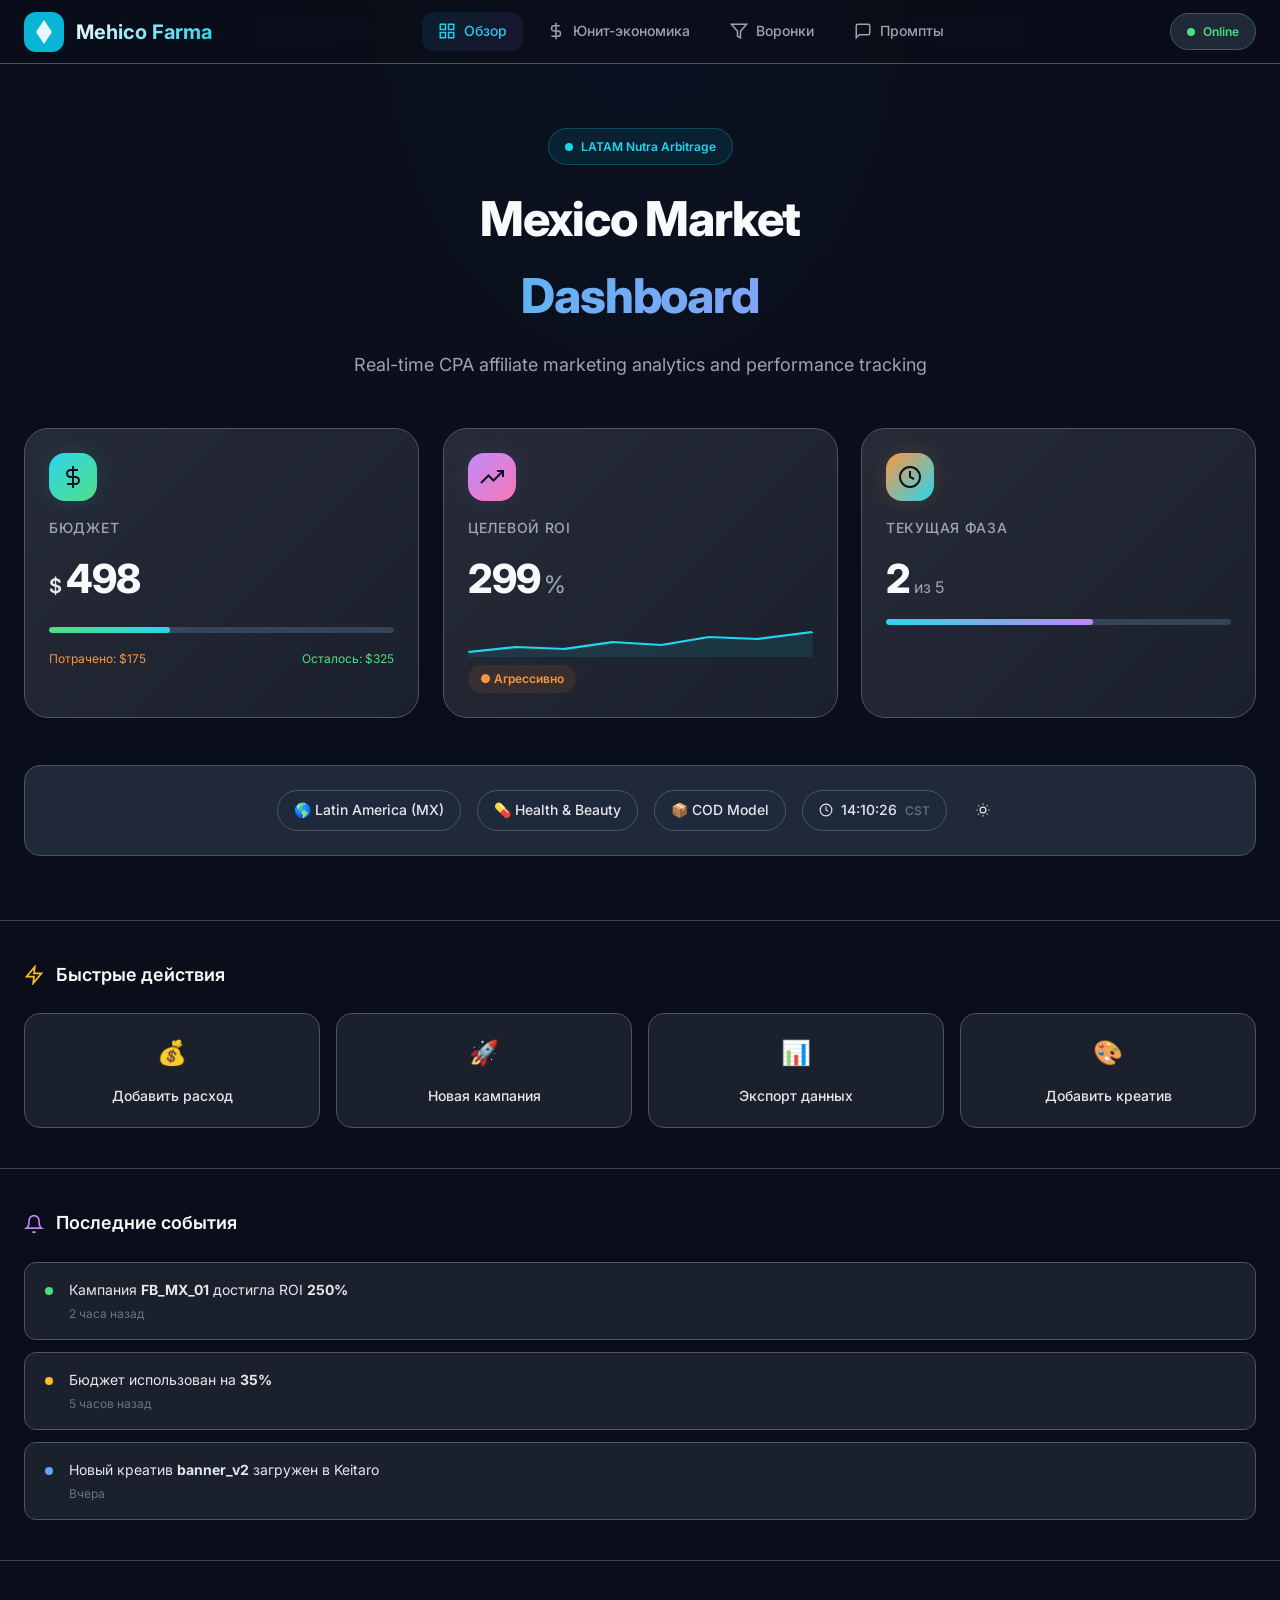
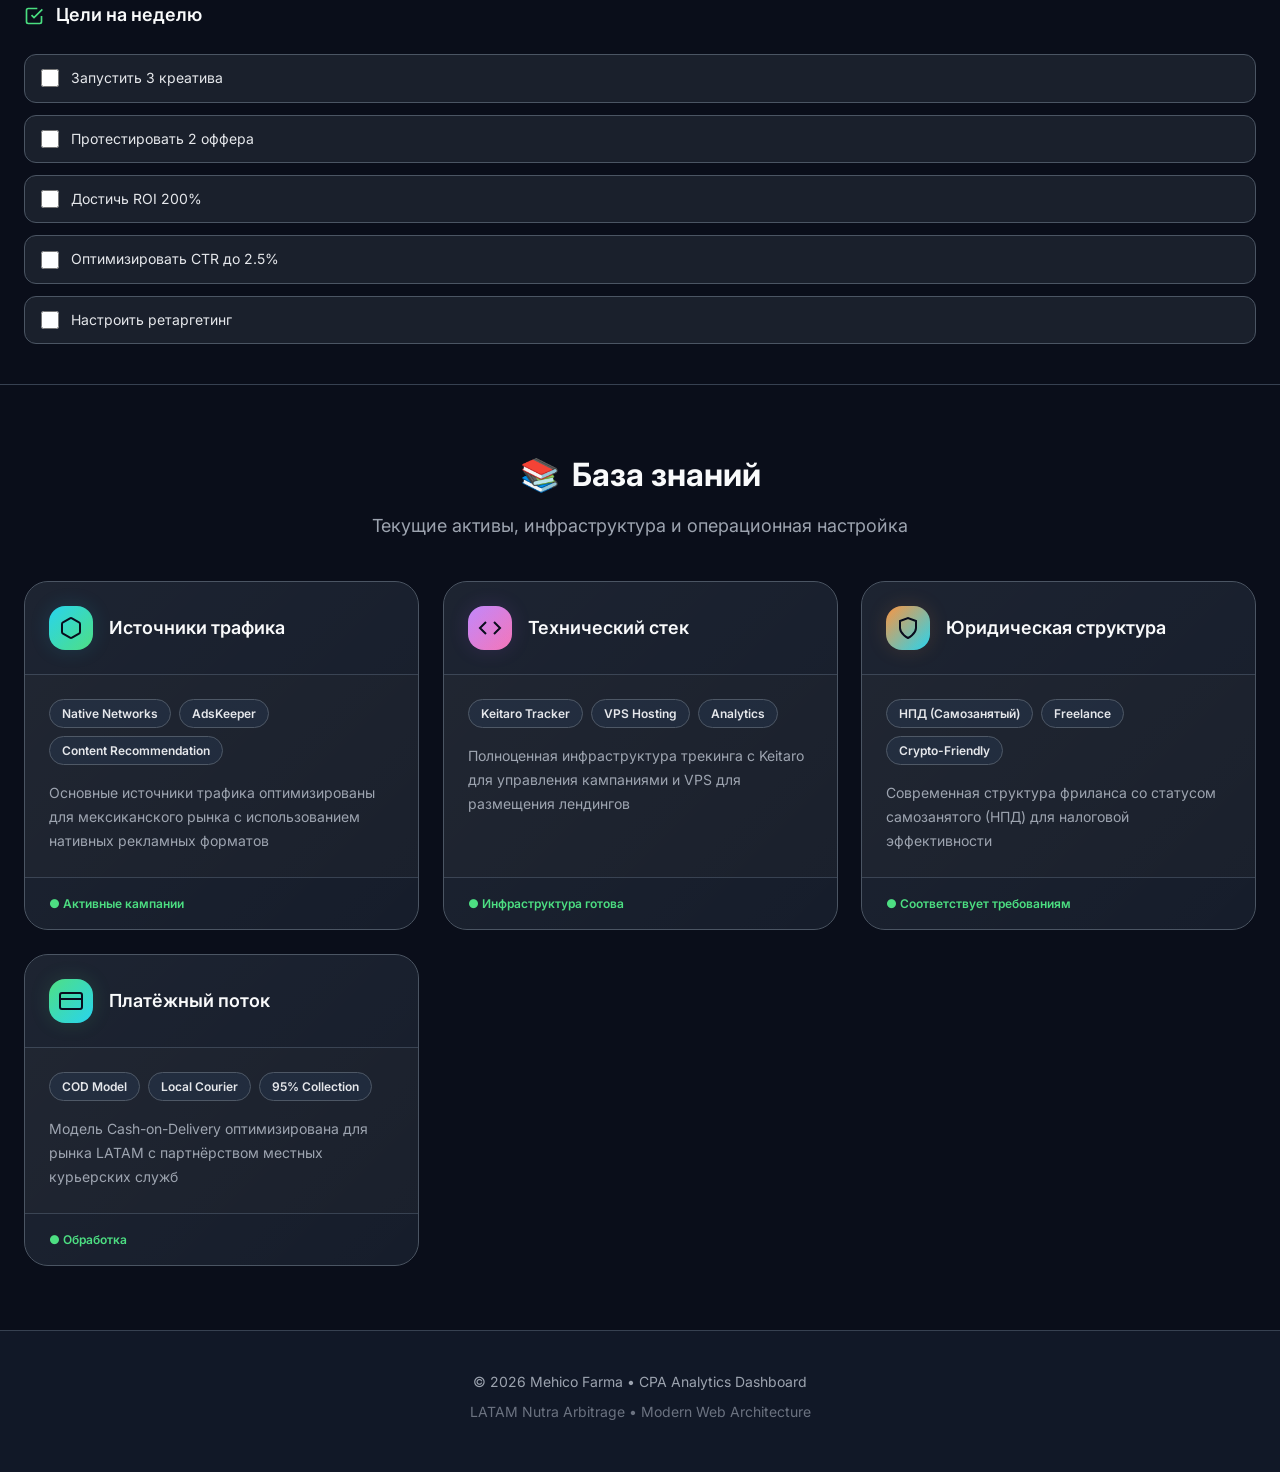
<file: index.html>
<!DOCTYPE html>
<html lang="ru">
<head>
    <meta charset="UTF-8">
    <meta name="viewport" content="width=device-width, initial-scale=1.0">
    <meta name="description" content="Аналитический дашборд для CPA Affiliate Marketing проекта - LATAM Nutra Arbitrage (Mexico)">
    <meta name="theme-color" content="#0f172a">
    <title>Mehico Farma | CPA Analytics Dashboard</title>
    
    <!-- Preconnect for performance -->
    <link rel="preconnect" href="https://fonts.googleapis.com">
    <link rel="preconnect" href="https://fonts.gstatic.com" crossorigin>
    <link href="https://fonts.googleapis.com/css2?family=Inter:wght@300;400;500;600;700;800&family=JetBrains+Mono:wght@400;500;600&display=swap" rel="stylesheet">
    
    <!-- Main Styles -->
    <link rel="stylesheet" href="style.css">
</head>
<body>
    <!-- Skip Link for Accessibility -->
    <a href="#main-content" class="skip-link">Перейти к основному контенту</a>

    <!-- ============================================
         HEADER: Glassmorphism Navigation
         ============================================ -->
    <header class="header" role="banner">
        <div class="header__container">
            <!-- Brand -->
            <a href="index.html" class="header__brand">
                <div class="header__logo">
                    <svg viewBox="0 0 40 40" fill="none" xmlns="http://www.w3.org/2000/svg">
                        <rect width="40" height="40" rx="12" fill="url(#logo-gradient)"/>
                        <path d="M20 8L28 20L20 32L12 20L20 8Z" fill="white" fill-opacity="0.9"/>
                        <defs>
                            <linearGradient id="logo-gradient" x1="0" y1="0" x2="40" y2="40">
                                <stop stop-color="#06b6d4"/>
                                <stop offset="1" stop-color="#a855f7"/>
                            </linearGradient>
                        </defs>
                    </svg>
                </div>
                <span class="header__title">Mehico Farma</span>
            </a>

            <!-- Navigation -->
            <nav class="header__nav" role="navigation" aria-label="Основная навигация">
                <ul class="header__nav-list">
                    <li class="header__nav-item">
                        <a href="index.html" class="header__nav-link header__nav-link--active">
                            <svg class="header__nav-icon" viewBox="0 0 24 24" fill="none" stroke="currentColor" stroke-width="2">
                                <rect x="3" y="3" width="7" height="7"/>
                                <rect x="14" y="3" width="7" height="7"/>
                                <rect x="14" y="14" width="7" height="7"/>
                                <rect x="3" y="14" width="7" height="7"/>
                            </svg>
                            <span>Обзор</span>
                        </a>
                    </li>
                    <li class="header__nav-item">
                        <a href="unit-economics.html" class="header__nav-link">
                            <svg class="header__nav-icon" viewBox="0 0 24 24" fill="none" stroke="currentColor" stroke-width="2">
                                <line x1="12" y1="1" x2="12" y2="23"/>
                                <path d="M17 5H9.5a3.5 3.5 0 0 0 0 7h5a3.5 3.5 0 0 1 0 7H6"/>
                            </svg>
                            <span>Юнит-экономика</span>
                        </a>
                    </li>
                    <li class="header__nav-item">
                        <a href="funnels.html" class="header__nav-link">
                            <svg class="header__nav-icon" viewBox="0 0 24 24" fill="none" stroke="currentColor" stroke-width="2">
                                <polygon points="22 3 2 3 10 12.46 10 19 14 21 14 12.46 22 3"/>
                            </svg>
                            <span>Воронки</span>
                        </a>
                    </li>
                    <li class="header__nav-item">
                        <a href="prompts.html" class="header__nav-link">
                            <svg class="header__nav-icon" viewBox="0 0 24 24" fill="none" stroke="currentColor" stroke-width="2">
                                <path d="M21 15a2 2 0 0 1-2 2H7l-4 4V5a2 2 0 0 1 2-2h14a2 2 0 0 1 2 2z"/>
                            </svg>
                            <span>Промпты</span>
                        </a>
                    </li>
                </ul>
            </nav>

            <!-- Status -->
            <div class="header__status">
                <span class="header__status-dot"></span>
                <span class="header__status-text">Online</span>
            </div>
        </div>
    </header>

    <!-- ============================================
         MAIN CONTENT
         ============================================ -->
    <main id="main-content" class="main" role="main">
        
        <!-- Hero Dashboard -->
        <section class="hero" aria-labelledby="hero-title">
            <div class="hero__container">
                <header class="hero__header">
                    <div class="hero__badge">
                        <span class="hero__badge-dot"></span>
                        LATAM Nutra Arbitrage
                    </div>
                    <h1 id="hero-title" class="hero__title">
                        Mexico Market
                        <span class="hero__title-accent">Dashboard</span>
                    </h1>
                    <p class="hero__subtitle">
                        Real-time CPA affiliate marketing analytics and performance tracking
                    </p>
                </header>

                <!-- KPI Cards -->
                <div class="hero__metrics">
                    <article class="hero__metric metric" data-tilt data-metric="budget">
                        <div class="metric__icon metric__icon--budget">
                            <svg viewBox="0 0 24 24" fill="none" stroke="currentColor" stroke-width="2">
                                <line x1="12" y1="1" x2="12" y2="23"/>
                                <path d="M17 5H9.5a3.5 3.5 0 0 0 0 7h5a3.5 3.5 0 0 1 0 7H6"/>
                            </svg>
                        </div>
                        <div class="metric__content">
                            <span class="metric__label">Бюджет</span>
                            <div class="metric__value">
                                <span class="metric__currency">$</span>
                                <span class="metric__number" data-counter data-target="500">0</span>
                            </div>
                            <div class="metric__budget-bar">
                                <div class="metric__budget-fill" style="--budget-used: 35%"></div>
                            </div>
                            <div class="metric__budget-info">
                                <span class="metric__budget-spent">Потрачено: $175</span>
                                <span class="metric__budget-remain">Осталось: $325</span>
                            </div>
                        </div>
                    </article>

                    <article class="hero__metric metric" data-tilt data-metric="roi">
                        <div class="metric__icon metric__icon--roi">
                            <svg viewBox="0 0 24 24" fill="none" stroke="currentColor" stroke-width="2">
                                <polyline points="23 6 13.5 15.5 8.5 10.5 1 18"/>
                                <polyline points="17 6 23 6 23 12"/>
                            </svg>
                        </div>
                        <div class="metric__content">
                            <span class="metric__label">Целевой ROI</span>
                            <div class="metric__value">
                                <span class="metric__number" data-counter data-target="300">0</span>
                                <span class="metric__percent">%</span>
                            </div>
                            <div class="metric__sparkline">
                                <svg class="sparkline-svg" viewBox="0 0 100 30" preserveAspectRatio="none">
                                    <polyline class="sparkline-line" points="0,25 14,20 28,22 42,15 56,18 70,10 84,12 100,5" fill="none" stroke="currentColor" stroke-width="2"/>
                                    <polyline class="sparkline-area" points="0,30 0,25 14,20 28,22 42,15 56,18 70,10 84,12 100,5 100,30" fill="currentColor" opacity="0.1"/>
                                </svg>
                            </div>
                            <span class="metric__status metric__status--warning">● Агрессивно</span>
                        </div>
                    </article>

                    <article class="hero__metric metric" data-tilt data-metric="phase">
                        <div class="metric__icon metric__icon--phase">
                            <svg viewBox="0 0 24 24" fill="none" stroke="currentColor" stroke-width="2">
                                <circle cx="12" cy="12" r="10"/>
                                <polyline points="12 6 12 12 16 14"/>
                            </svg>
                        </div>
                        <div class="metric__content">
                            <span class="metric__label">Текущая фаза</span>
                            <div class="metric__value">
                                <span class="metric__number" data-counter data-target="3">0</span>
                                <span class="metric__divider">из 5</span>
                            </div>
                            <div class="metric__progress">
                                <div class="metric__progress-bar" style="--progress: 60%"></div>
                            </div>
                        </div>
                    </article>
                </div>

                <!-- Info Tags -->
                <div class="hero__tags">
                    <span class="hero__tag">🌎 Latin America (MX)</span>
                    <span class="hero__tag">💊 Health & Beauty</span>
                    <span class="hero__tag">📦 COD Model</span>
                    <span class="hero__tag hero__tag--time">
                        <svg class="hero__tag-icon" viewBox="0 0 24 24" fill="none" stroke="currentColor" stroke-width="2">
                            <circle cx="12" cy="12" r="10"/>
                            <polyline points="12 6 12 12 16 14"/>
                        </svg>
                        <time id="mexico-time">--:--</time>
                        <span class="hero__tag--tz">CST</span>
                    </span>
                    <button class="hero__tag hero__tag--theme-toggle" id="theme-toggle" aria-label="Переключить тему">
                        <svg class="hero__tag-icon theme-icon-light" viewBox="0 0 24 24" fill="none" stroke="currentColor" stroke-width="2">
                            <circle cx="12" cy="12" r="5"/>
                            <line x1="12" y1="1" x2="12" y2="3"/>
                            <line x1="12" y1="21" x2="12" y2="23"/>
                            <line x1="4.22" y1="4.22" x2="5.64" y2="5.64"/>
                            <line x1="18.36" y1="18.36" x2="19.78" y2="19.78"/>
                            <line x1="1" y1="12" x2="3" y2="12"/>
                            <line x1="21" y1="12" x2="23" y2="12"/>
                            <line x1="4.22" y1="19.78" x2="5.64" y2="18.36"/>
                            <line x1="18.36" y1="5.64" x2="19.78" y2="4.22"/>
                        </svg>
                        <svg class="hero__tag-icon theme-icon-dark" viewBox="0 0 24 24" fill="none" stroke="currentColor" stroke-width="2" style="display:none">
                            <path d="M21 12.79A9 9 0 1 1 11.21 3 7 7 0 0 0 21 12.79z"/>
                        </svg>
                    </button>
                </div>
            </div>
        </section>

        <!-- Quick Actions -->
        <section class="quick-actions" aria-labelledby="actions-title">
            <div class="quick-actions__container">
                <h2 id="actions-title" class="quick-actions__title">
                    <svg viewBox="0 0 24 24" fill="none" stroke="currentColor" stroke-width="2">
                        <polygon points="13 2 3 14 12 14 11 22 21 10 12 10 13 2"/>
                    </svg>
                    Быстрые действия
                </h2>
                <div class="quick-actions__grid">
                    <button class="quick-action-btn" data-action="add-expense">
                        <span class="quick-action-btn__icon">💰</span>
                        <span class="quick-action-btn__label">Добавить расход</span>
                    </button>
                    <button class="quick-action-btn" data-action="new-campaign">
                        <span class="quick-action-btn__icon">🚀</span>
                        <span class="quick-action-btn__label">Новая кампания</span>
                    </button>
                    <button class="quick-action-btn" data-action="export-data">
                        <span class="quick-action-btn__icon">📊</span>
                        <span class="quick-action-btn__label">Экспорт данных</span>
                    </button>
                    <button class="quick-action-btn" data-action="add-creative">
                        <span class="quick-action-btn__icon">🎨</span>
                        <span class="quick-action-btn__label">Добавить креатив</span>
                    </button>
                </div>
            </div>
        </section>

        <!-- Notifications -->
        <section class="notifications" aria-labelledby="notifications-title">
            <div class="notifications__container">
                <h2 id="notifications-title" class="notifications__title">
                    <svg viewBox="0 0 24 24" fill="none" stroke="currentColor" stroke-width="2">
                        <path d="M18 8A6 6 0 0 0 6 8c0 7-3 9-3 9h18s-3-2-3-9"/>
                        <path d="M13.73 21a2 2 0 0 1-3.46 0"/>
                    </svg>
                    Последние события
                </h2>
                <div class="notifications__list" id="notifications-list">
                    <div class="notification-item notification-item--success">
                        <span class="notification-item__dot"></span>
                        <div class="notification-item__content">
                            <span class="notification-item__text">Кампания <strong>FB_MX_01</strong> достигла ROI <strong>250%</strong></span>
                            <span class="notification-item__time">2 часа назад</span>
                        </div>
                    </div>
                    <div class="notification-item notification-item--warning">
                        <span class="notification-item__dot"></span>
                        <div class="notification-item__content">
                            <span class="notification-item__text">Бюджет использован на <strong>35%</strong></span>
                            <span class="notification-item__time">5 часов назад</span>
                        </div>
                    </div>
                    <div class="notification-item notification-item--info">
                        <span class="notification-item__dot"></span>
                        <div class="notification-item__content">
                            <span class="notification-item__text">Новый креатив <strong>banner_v2</strong> загружен в Keitaro</span>
                            <span class="notification-item__time">Вчера</span>
                        </div>
                    </div>
                </div>
            </div>
        </section>

        <!-- Weekly Goals -->
        <section class="weekly-goals" aria-labelledby="goals-title">
            <div class="weekly-goals__container">
                <h2 id="goals-title" class="weekly-goals__title">
                    <svg viewBox="0 0 24 24" fill="none" stroke="currentColor" stroke-width="2">
                        <path d="M9 11l3 3L22 4"/>
                        <path d="M21 12v7a2 2 0 0 1-2 2H5a2 2 0 0 1-2-2V5a2 2 0 0 1 2-2h11"/>
                    </svg>
                    Цели на неделю
                </h2>
                <div class="weekly-goals__list" id="weekly-goals-list">
                    <label class="goal-item">
                        <input type="checkbox" class="goal-item__checkbox" data-goal="1">
                        <span class="goal-item__text">Запустить 3 креатива</span>
                    </label>
                    <label class="goal-item">
                        <input type="checkbox" class="goal-item__checkbox" data-goal="2">
                        <span class="goal-item__text">Протестировать 2 оффера</span>
                    </label>
                    <label class="goal-item">
                        <input type="checkbox" class="goal-item__checkbox" data-goal="3">
                        <span class="goal-item__text">Достичь ROI 200%</span>
                    </label>
                    <label class="goal-item">
                        <input type="checkbox" class="goal-item__checkbox" data-goal="4">
                        <span class="goal-item__text">Оптимизировать CTR до 2.5%</span>
                    </label>
                    <label class="goal-item">
                        <input type="checkbox" class="goal-item__checkbox" data-goal="5">
                        <span class="goal-item__text">Настроить ретаргетинг</span>
                    </label>
                </div>
            </div>
        </section>

        <!-- Knowledge Base -->
        <section class="knowledge-base" aria-labelledby="kb-title">
            <div class="knowledge-base__container">
                <header class="knowledge-base__header">
                    <h2 id="kb-title" class="knowledge-base__title">
                        <span>📚</span>
                        База знаний
                    </h2>
                    <p class="knowledge-base__subtitle">
                        Текущие активы, инфраструктура и операционная настройка
                    </p>
                </header>

                <div class="knowledge-base__grid">
                    <!-- Card 1: Traffic -->
                    <article class="knowledge-base__card kb-card" data-tilt>
                        <div class="kb-card__header">
                            <div class="kb-card__icon kb-card__icon--traffic">
                                <svg viewBox="0 0 24 24" fill="none" stroke="currentColor" stroke-width="2">
                                    <path d="M21 16V8a2 2 0 0 0-1-1.73l-7-4a2 2 0 0 0-2 0l-7 4A2 2 0 0 0 3 8v8a2 2 0 0 0 1 1.73l7 4a2 2 0 0 0 2 0l7-4A2 2 0 0 0 21 16z"/>
                                </svg>
                            </div>
                            <h3 class="kb-card__title">Источники трафика</h3>
                        </div>
                        <div class="kb-card__body">
                            <div class="kb-card__tags">
                                <span class="kb-card__tag kb-card__tag--primary">Native Networks</span>
                                <span class="kb-card__tag">AdsKeeper</span>
                                <span class="kb-card__tag">Content Recommendation</span>
                            </div>
                            <p class="kb-card__description">
                                Основные источники трафика оптимизированы для мексиканского рынка с использованием нативных рекламных форматов
                            </p>
                        </div>
                        <div class="kb-card__footer">
                            <span class="kb-card__status">● Активные кампании</span>
                        </div>
                    </article>

                    <!-- Card 2: Tech Stack -->
                    <article class="knowledge-base__card kb-card" data-tilt>
                        <div class="kb-card__header">
                            <div class="kb-card__icon kb-card__icon--tech">
                                <svg viewBox="0 0 24 24" fill="none" stroke="currentColor" stroke-width="2">
                                    <polyline points="16 18 22 12 16 6"/>
                                    <polyline points="8 6 2 12 8 18"/>
                                </svg>
                            </div>
                            <h3 class="kb-card__title">Технический стек</h3>
                        </div>
                        <div class="kb-card__body">
                            <div class="kb-card__tags">
                                <span class="kb-card__tag kb-card__tag--primary">Keitaro Tracker</span>
                                <span class="kb-card__tag">VPS Hosting</span>
                                <span class="kb-card__tag">Analytics</span>
                            </div>
                            <p class="kb-card__description">
                                Полноценная инфраструктура трекинга с Keitaro для управления кампаниями и VPS для размещения лендингов
                            </p>
                        </div>
                        <div class="kb-card__footer">
                            <span class="kb-card__status">● Инфраструктура готова</span>
                        </div>
                    </article>

                    <!-- Card 3: Legal -->
                    <article class="knowledge-base__card kb-card" data-tilt>
                        <div class="kb-card__header">
                            <div class="kb-card__icon kb-card__icon--legal">
                                <svg viewBox="0 0 24 24" fill="none" stroke="currentColor" stroke-width="2">
                                    <path d="M12 22s8-4 8-10V5l-8-3-8 3v7c0 6 8 10 8 10z"/>
                                </svg>
                            </div>
                            <h3 class="kb-card__title">Юридическая структура</h3>
                        </div>
                        <div class="kb-card__body">
                            <div class="kb-card__tags">
                                <span class="kb-card__tag kb-card__tag--primary">НПД (Самозанятый)</span>
                                <span class="kb-card__tag">Freelance</span>
                                <span class="kb-card__tag">Crypto-Friendly</span>
                            </div>
                            <p class="kb-card__description">
                                Современная структура фриланса со статусом самозанятого (НПД) для налоговой эффективности
                            </p>
                        </div>
                        <div class="kb-card__footer">
                            <span class="kb-card__status">● Соответствует требованиям</span>
                        </div>
                    </article>

                    <!-- Card 4: Payments -->
                    <article class="knowledge-base__card kb-card" data-tilt>
                        <div class="kb-card__header">
                            <div class="kb-card__icon kb-card__icon--payment">
                                <svg viewBox="0 0 24 24" fill="none" stroke="currentColor" stroke-width="2">
                                    <rect x="1" y="4" width="22" height="16" rx="2" ry="2"/>
                                    <line x1="1" y1="10" x2="23" y2="10"/>
                                </svg>
                            </div>
                            <h3 class="kb-card__title">Платёжный поток</h3>
                        </div>
                        <div class="kb-card__body">
                            <div class="kb-card__tags">
                                <span class="kb-card__tag kb-card__tag--primary">COD Model</span>
                                <span class="kb-card__tag">Local Courier</span>
                                <span class="kb-card__tag">95% Collection</span>
                            </div>
                            <p class="kb-card__description">
                                Модель Cash-on-Delivery оптимизирована для рынка LATAM с партнёрством местных курьерских служб
                            </p>
                        </div>
                        <div class="kb-card__footer">
                            <span class="kb-card__status">● Обработка</span>
                        </div>
                    </article>
                </div>
            </div>
        </section>
    </main>

    <!-- ============================================
         BOTTOM NAVIGATION: Mobile Only
         ============================================ -->
    <nav class="bottom-nav" role="navigation" aria-label="Мобильная навигация">
        <a href="index.html" class="bottom-nav__item bottom-nav__item--active">
            <svg class="bottom-nav__icon" viewBox="0 0 24 24" fill="none" stroke="currentColor" stroke-width="2">
                <rect x="3" y="3" width="7" height="7"/>
                <rect x="14" y="3" width="7" height="7"/>
                <rect x="14" y="14" width="7" height="7"/>
                <rect x="3" y="14" width="7" height="7"/>
            </svg>
            <span class="bottom-nav__label">Обзор</span>
        </a>
        <a href="unit-economics.html" class="bottom-nav__item">
            <svg class="bottom-nav__icon" viewBox="0 0 24 24" fill="none" stroke="currentColor" stroke-width="2">
                <line x1="12" y1="1" x2="12" y2="23"/>
                <path d="M17 5H9.5a3.5 3.5 0 0 0 0 7h5a3.5 3.5 0 0 1 0 7H6"/>
            </svg>
            <span class="bottom-nav__label">Экономика</span>
        </a>
        <a href="funnels.html" class="bottom-nav__item">
            <svg class="bottom-nav__icon" viewBox="0 0 24 24" fill="none" stroke="currentColor" stroke-width="2">
                <polygon points="22 3 2 3 10 12.46 10 19 14 21 14 12.46 22 3"/>
            </svg>
            <span class="bottom-nav__label">Воронки</span>
        </a>
        <a href="prompts.html" class="bottom-nav__item">
            <svg class="bottom-nav__icon" viewBox="0 0 24 24" fill="none" stroke="currentColor" stroke-width="2">
                <path d="M21 15a2 2 0 0 1-2 2H7l-4 4V5a2 2 0 0 1 2-2h14a2 2 0 0 1 2 2z"/>
            </svg>
            <span class="bottom-nav__label">Промпты</span>
        </a>
    </nav>

    <!-- ============================================
         MODAL: Metric Detail
         ============================================ -->
    <div class="modal-overlay" id="modal-overlay" role="dialog" aria-modal="true" aria-hidden="true">
        <div class="modal" id="metric-modal">
            <div class="modal__header">
                <h3 class="modal__title" id="modal-title">Детализация</h3>
                <button class="modal__close" id="modal-close" aria-label="Закрыть">
                    <svg viewBox="0 0 24 24" fill="none" stroke="currentColor" stroke-width="2">
                        <line x1="18" y1="6" x2="6" y2="18"/>
                        <line x1="6" y1="6" x2="18" y2="18"/>
                    </svg>
                </button>
            </div>
            <div class="modal__body" id="modal-body">
                <!-- Dynamic content -->
            </div>
        </div>
    </div>

    <!-- ============================================
         COMMAND PALETTE: Cmd+K / Ctrl+K
         ============================================ -->
    <div class="command-palette-overlay" id="command-palette-overlay" role="dialog" aria-modal="true" aria-hidden="true">
        <div class="command-palette" id="command-palette">
            <div class="command-palette__input-wrapper">
                <svg class="command-palette__search-icon" viewBox="0 0 24 24" fill="none" stroke="currentColor" stroke-width="2">
                    <circle cx="11" cy="11" r="8"/>
                    <line x1="21" y1="21" x2="16.65" y2="16.65"/>
                </svg>
                <input type="text" class="command-palette__input" id="command-palette-input" placeholder="Поиск по дашборду..." autocomplete="off">
                <kbd class="command-palette__kbd">ESC</kbd>
            </div>
            <div class="command-palette__results" id="command-palette-results">
                <a href="index.html" class="command-palette__item" data-cmd="overview">
                    <span class="command-palette__item-icon">📊</span>
                    <span class="command-palette__item-label">Обзор</span>
                    <span class="command-palette__item-shortcut">Главная</span>
                </a>
                <a href="unit-economics.html" class="command-palette__item" data-cmd="unit-economics">
                    <span class="command-palette__item-icon">💲</span>
                    <span class="command-palette__item-label">Юнит-экономика</span>
                    <span class="command-palette__item-shortcut">Расчёты</span>
                </a>
                <a href="funnels.html" class="command-palette__item" data-cmd="funnels">
                    <span class="command-palette__item-icon">🔻</span>
                    <span class="command-palette__item-label">Воронки</span>
                    <span class="command-palette__item-shortcut">Формулы</span>
                </a>
                <a href="prompts.html" class="command-palette__item" data-cmd="prompts">
                    <span class="command-palette__item-icon">💬</span>
                    <span class="command-palette__item-label">Промпты</span>
                    <span class="command-palette__item-shortcut">Библиотека</span>
                </a>
                <button class="command-palette__item" data-cmd="theme">
                    <span class="command-palette__item-icon">🎨</span>
                    <span class="command-palette__item-label">Переключить тему</span>
                    <span class="command-palette__item-shortcut">Тёмная/Светлая</span>
                </button>
            </div>
        </div>
    </div>

    <!-- ============================================
         FOOTER
         ============================================ -->
    <footer class="footer" role="contentinfo">
        <div class="footer__container">
            <div class="footer__content">
                <p class="footer__text">
                    © 2026 Mehico Farma • CPA Analytics Dashboard
                </p>
                <p class="footer__text footer__text--muted">
                    LATAM Nutra Arbitrage • Modern Web Architecture
                </p>
            </div>
        </div>
    </footer>

    <!-- JavaScript Modules -->
    <script src="js/storage.js"></script>
    <script src="js/tilt.js"></script>
    <script src="js/counter.js"></script>
    <script src="js/clipboard.js"></script>
    <script src="js/navigation.js"></script>
    <script src="js/dashboard.js"></script>
    <script src="js/app.js"></script>
</body>
</html>
</file>
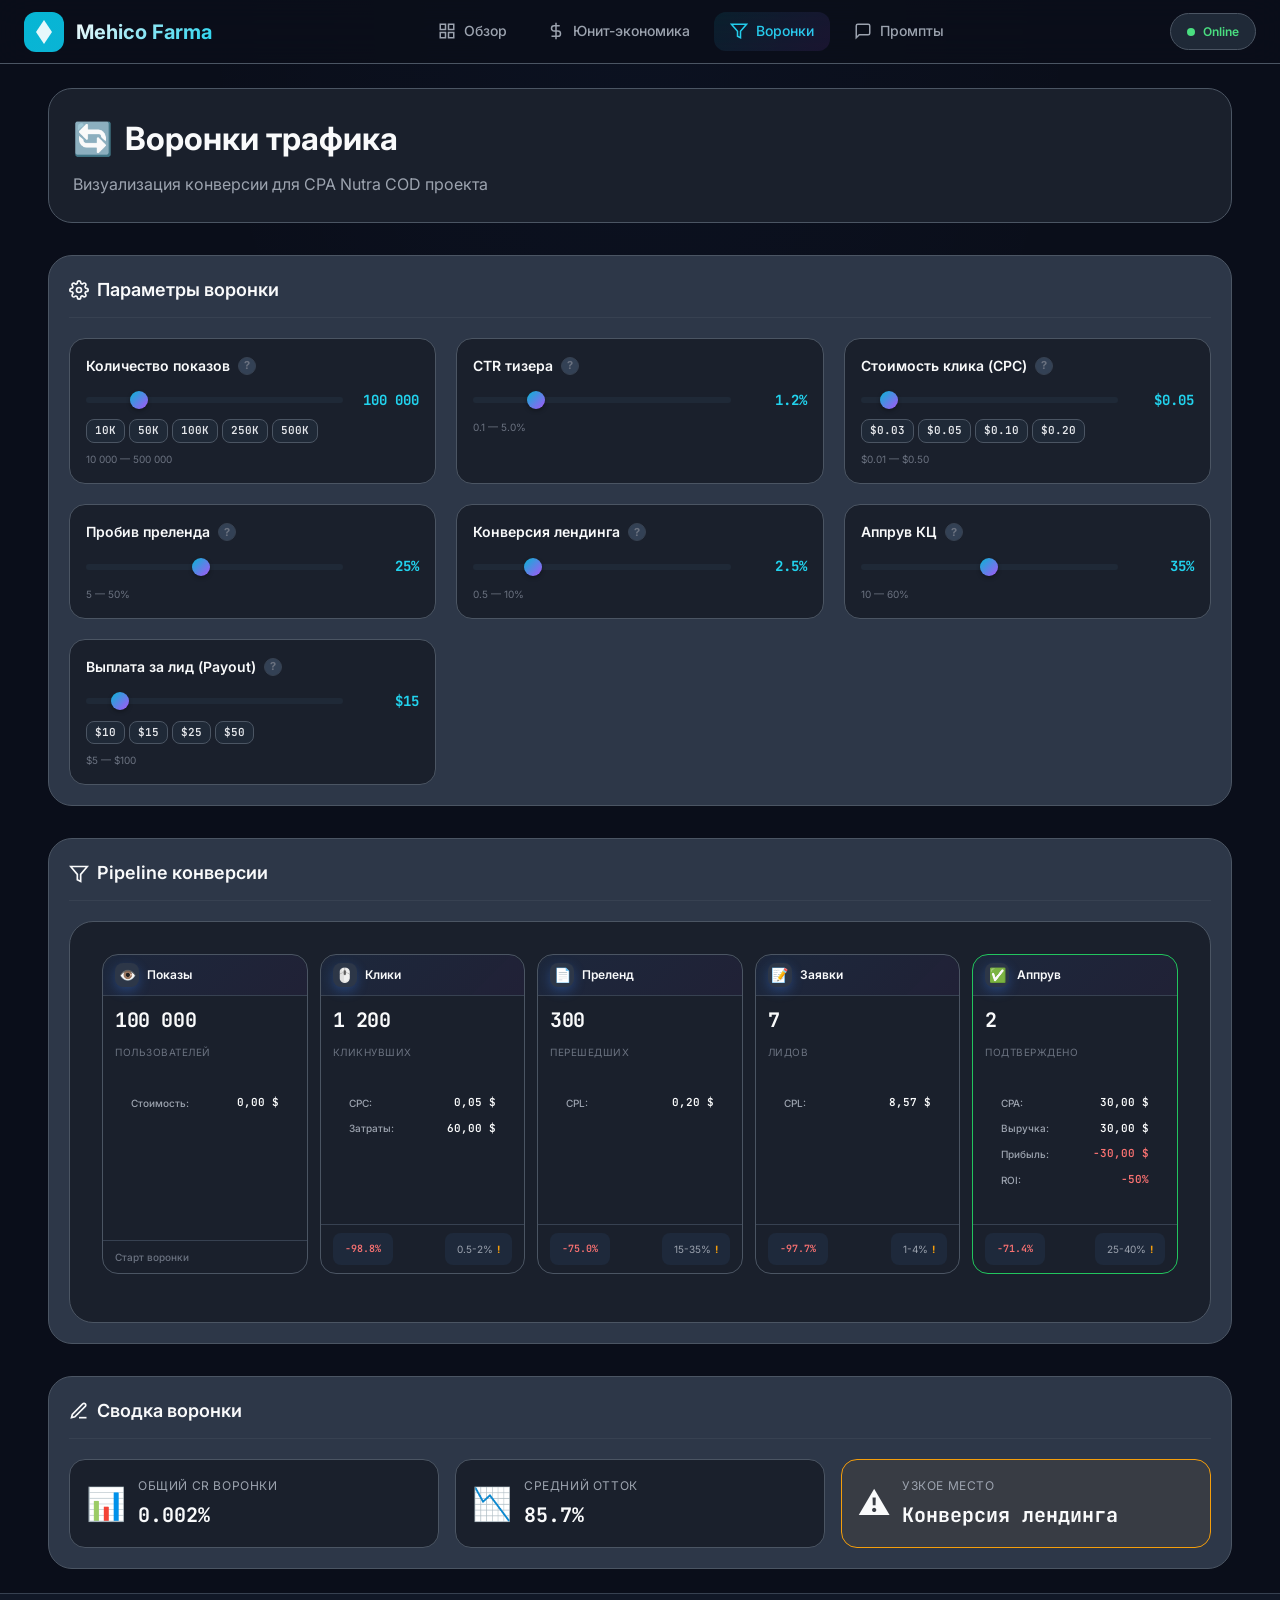
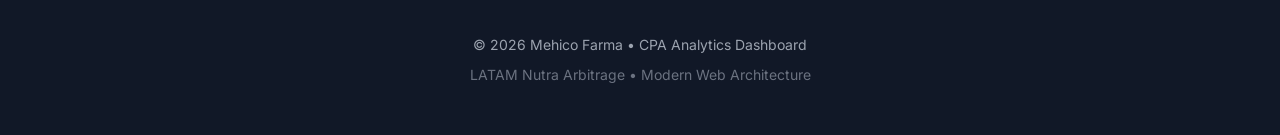
<file: funnels.html>
<!DOCTYPE html>
<html lang="ru">
<head>
    <meta charset="UTF-8">
    <meta name="viewport" content="width=device-width, initial-scale=1.0">
    <meta name="description" content="Визуализация воронки трафика для CPA Nutra COD проекта">
    <meta name="theme-color" content="#0f172a">
    <title>Воронки | Mehico Farma</title>

    <link rel="preconnect" href="https://fonts.googleapis.com">
    <link rel="preconnect" href="https://fonts.gstatic.com" crossorigin>
    <link href="https://fonts.googleapis.com/css2?family=Inter:wght@300;400;500;600;700;800&family=JetBrains+Mono:wght@400;500;600&display=swap" rel="stylesheet">

    <link rel="stylesheet" href="style.css">
    <link rel="stylesheet" href="funnels.css">
</head>
<body>
    <a href="#main-content" class="skip-link">Перейти к основному контенту</a>

    <!-- Header -->
    <header class="header" role="banner">
        <div class="header__container">
            <a href="index.html" class="header__brand">
                <div class="header__logo">
                    <svg viewBox="0 0 40 40" fill="none">
                        <rect width="40" height="40" rx="12" fill="url(#logo-gradient)"/>
                        <path d="M20 8L28 20L20 32L12 20L20 8Z" fill="white" fill-opacity="0.9"/>
                        <defs>
                            <linearGradient id="logo-gradient" x1="0" y1="0" x2="40" y2="40">
                                <stop stop-color="#06b6d4"/>
                                <stop offset="1" stop-color="#a855f7"/>
                            </linearGradient>
                        </defs>
                    </svg>
                </div>
                <span class="header__title">Mehico Farma</span>
            </a>

            <nav class="header__nav" role="navigation">
                <ul class="header__nav-list">
                    <li class="header__nav-item">
                        <a href="index.html" class="header__nav-link">
                            <svg class="header__nav-icon" viewBox="0 0 24 24" fill="none" stroke="currentColor" stroke-width="2">
                                <rect x="3" y="3" width="7" height="7"/><rect x="14" y="3" width="7" height="7"/>
                                <rect x="14" y="14" width="7" height="7"/><rect x="3" y="14" width="7" height="7"/>
                            </svg>
                            <span>Обзор</span>
                        </a>
                    </li>
                    <li class="header__nav-item">
                        <a href="unit-economics.html" class="header__nav-link">
                            <svg class="header__nav-icon" viewBox="0 0 24 24" fill="none" stroke="currentColor" stroke-width="2">
                                <line x1="12" y1="1" x2="12" y2="23"/><path d="M17 5H9.5a3.5 3.5 0 0 0 0 7h5a3.5 3.5 0 0 1 0 7H6"/>
                            </svg>
                            <span>Юнит-экономика</span>
                        </a>
                    </li>
                    <li class="header__nav-item">
                        <a href="funnels.html" class="header__nav-link header__nav-link--active">
                            <svg class="header__nav-icon" viewBox="0 0 24 24" fill="none" stroke="currentColor" stroke-width="2">
                                <polygon points="22 3 2 3 10 12.46 10 19 14 21 14 12.46 22 3"/>
                            </svg>
                            <span>Воронки</span>
                        </a>
                    </li>
                    <li class="header__nav-item">
                        <a href="prompts.html" class="header__nav-link">
                            <svg class="header__nav-icon" viewBox="0 0 24 24" fill="none" stroke="currentColor" stroke-width="2">
                                <path d="M21 15a2 2 0 0 1-2 2H7l-4 4V5a2 2 0 0 1 2-2h14a2 2 0 0 1 2 2z"/>
                            </svg>
                            <span>Промпты</span>
                        </a>
                    </li>
                </ul>
            </nav>

            <div class="header__status">
                <span class="header__status-dot"></span>
                <span class="header__status-text">Online</span>
            </div>
        </div>
    </header>

    <!-- Main Content -->
    <main id="main-content" class="main" role="main">
        <section class="funnels-page" aria-labelledby="funnels-title">
            <div class="funnels-page__container">

                <!-- Page Header -->
                <header class="funnels-page__header">
                    <div>
                        <h1 id="funnels-title" class="funnels-page__title">
                            <span>🔄</span>
                            Воронки трафика
                        </h1>
                        <p class="funnels-page__subtitle">
                            Визуализация конверсии для CPA Nutra COD проекта
                        </p>
                    </div>
                </header>

                <!-- Parameters Panel -->
                <section class="funnel-params" aria-label="Параметры воронки">
                    <h2 class="funnel-params__title">
                        <svg viewBox="0 0 24 24" fill="none" stroke="currentColor" stroke-width="2">
                            <circle cx="12" cy="12" r="3"/><path d="M19.4 15a1.65 1.65 0 0 0 .33 1.82l.06.06a2 2 0 0 1 0 2.83 2 2 0 0 1-2.83 0l-.06-.06a1.65 1.65 0 0 0-1.82-.33 1.65 1.65 0 0 0-1 1.51V21a2 2 0 0 1-2 2 2 2 0 0 1-2-2v-.09A1.65 1.65 0 0 0 9 19.4a1.65 1.65 0 0 0-1.82.33l-.06.06a2 2 0 0 1-2.83 0 2 2 0 0 1 0-2.83l.06-.06a1.65 1.65 0 0 0 .33-1.82 1.65 1.65 0 0 0-1.51-1H3a2 2 0 0 1-2-2 2 2 0 0 1 2-2h.09A1.65 1.65 0 0 0 4.6 9a1.65 1.65 0 0 0-.33-1.82l-.06-.06a2 2 0 0 1 0-2.83 2 2 0 0 1 2.83 0l.06.06a1.65 1.65 0 0 0 1.82.33H9a1.65 1.65 0 0 0 1-1.51V3a2 2 0 0 1 2-2 2 2 0 0 1 2 2v.09a1.65 1.65 0 0 0 1 1.51 1.65 1.65 0 0 0 1.82-.33l.06-.06a2 2 0 0 1 2.83 0 2 2 0 0 1 0 2.83l-.06.06a1.65 1.65 0 0 0-.33 1.82V9a1.65 1.65 0 0 0 1.51 1H21a2 2 0 0 1 2 2 2 2 0 0 1-2 2h-.09a1.65 1.65 0 0 0-1.51 1z"/>
                        </svg>
                        Параметры воронки
                    </h2>

                    <div class="funnel-params__grid">
                        <!-- Impressions -->
                        <div class="funnel-param-card">
                            <label class="funnel-param-card__label" for="impressions-count">
                                <span class="funnel-param-card__text">Количество показов</span>
                                <span class="info-btn" data-tooltip="Общее количество показов креатива. Влияет на масштаб воронки.">?</span>
                            </label>
                            <div class="funnel-param-card__row">
                                <input type="range" id="impressions-count" class="funnel-param-card__slider"
                                       min="10000" max="500000" step="10000" value="100000">
                                <div class="funnel-param-card__value">
                                    <span id="impressions-count-value">100 000</span>
                                </div>
                            </div>
                            <div class="funnel-param-card__presets">
                                <button type="button" class="funnel-param-card__preset-btn" data-value="10000">10K</button>
                                <button type="button" class="funnel-param-card__preset-btn" data-value="50000">50K</button>
                                <button type="button" class="funnel-param-card__preset-btn" data-value="100000">100K</button>
                                <button type="button" class="funnel-param-card__preset-btn" data-value="250000">250K</button>
                                <button type="button" class="funnel-param-card__preset-btn" data-value="500000">500K</button>
                            </div>
                            <div class="funnel-param-card__hint">10 000 — 500 000</div>
                        </div>

                        <!-- CTR Teaser -->
                        <div class="funnel-param-card">
                            <label class="funnel-param-card__label" for="ctr-teaser">
                                <span class="funnel-param-card__text">CTR тизера</span>
                                <span class="info-btn" data-tooltip="Норма: 0.5-2%. Определяет кликабельность креатива.">?</span>
                            </label>
                            <div class="funnel-param-card__row">
                                <input type="range" id="ctr-teaser" class="funnel-param-card__slider"
                                       min="0.1" max="5" step="0.1" value="1.2">
                                <div class="funnel-param-card__value">
                                    <span id="ctr-teaser-value">1.2</span>%
                                </div>
                            </div>
                            <div class="funnel-param-card__hint">0.1 — 5.0%</div>
                        </div>

                        <!-- CPC -->
                        <div class="funnel-param-card">
                            <label class="funnel-param-card__label" for="cpc-value">
                                <span class="funnel-param-card__text">Стоимость клика (CPC)</span>
                                <span class="info-btn" data-tooltip="Цена за один клик. Зависит от ГЕО и вертикали.">?</span>
                            </label>
                            <div class="funnel-param-card__row">
                                <input type="range" id="cpc-value" class="funnel-param-card__slider"
                                       min="0.01" max="0.50" step="0.01" value="0.05">
                                <div class="funnel-param-card__value">
                                    $<span id="cpc-value-display">0.05</span>
                                </div>
                            </div>
                            <div class="funnel-param-card__presets">
                                <button type="button" class="funnel-param-card__preset-btn" data-value="0.03">$0.03</button>
                                <button type="button" class="funnel-param-card__preset-btn" data-value="0.05">$0.05</button>
                                <button type="button" class="funnel-param-card__preset-btn" data-value="0.10">$0.10</button>
                                <button type="button" class="funnel-param-card__preset-btn" data-value="0.20">$0.20</button>
                            </div>
                            <div class="funnel-param-card__hint">$0.01 — $0.50</div>
                        </div>

                        <!-- Preland CTR -->
                        <div class="funnel-param-card">
                            <label class="funnel-param-card__label" for="preland-ctr">
                                <span class="funnel-param-card__text">Пробив преленда</span>
                                <span class="info-btn" data-tooltip="Норма: 15-30%. Показывает, как статья прогревает пользователя.">?</span>
                            </label>
                            <div class="funnel-param-card__row">
                                <input type="range" id="preland-ctr" class="funnel-param-card__slider"
                                       min="5" max="50" step="1" value="25">
                                <div class="funnel-param-card__value">
                                    <span id="preland-ctr-value">25</span>%
                                </div>
                            </div>
                            <div class="funnel-param-card__hint">5 — 50%</div>
                        </div>

                        <!-- Landing CR -->
                        <div class="funnel-param-card">
                            <label class="funnel-param-card__label" for="landing-cr">
                                <span class="funnel-param-card__text">Конверсия лендинга</span>
                                <span class="info-btn" data-tooltip="Норма: 1-3%. Показывает эффективность продажи на сайте.">?</span>
                            </label>
                            <div class="funnel-param-card__row">
                                <input type="range" id="landing-cr" class="funnel-param-card__slider"
                                       min="0.5" max="10" step="0.1" value="2.5">
                                <div class="funnel-param-card__value">
                                    <span id="landing-cr-value">2.5</span>%
                                </div>
                            </div>
                            <div class="funnel-param-card__hint">0.5 — 10%</div>
                        </div>

                        <!-- Approval Rate -->
                        <div class="funnel-param-card">
                            <label class="funnel-param-card__label" for="approval-rate">
                                <span class="funnel-param-card__text">Аппрув КЦ</span>
                                <span class="info-btn" data-tooltip="Норма: 25-40%. Процент выкупленных заказов после прозвона.">?</span>
                            </label>
                            <div class="funnel-param-card__row">
                                <input type="range" id="approval-rate" class="funnel-param-card__slider"
                                       min="10" max="60" step="1" value="35">
                                <div class="funnel-param-card__value">
                                    <span id="approval-rate-value">35</span>%
                                </div>
                            </div>
                            <div class="funnel-param-card__hint">10 — 60%</div>
                        </div>

                        <!-- Payout -->
                        <div class="funnel-param-card">
                            <label class="funnel-param-card__label" for="payout-value">
                                <span class="funnel-param-card__text">Выплата за лид (Payout)</span>
                                <span class="info-btn" data-tooltip="Сумма выплаты от рекламодателя за подтверждённый заказ.">?</span>
                            </label>
                            <div class="funnel-param-card__row">
                                <input type="range" id="payout-value" class="funnel-param-card__slider"
                                       min="5" max="100" step="1" value="15">
                                <div class="funnel-param-card__value">
                                    $<span id="payout-value-display">15</span>
                                </div>
                            </div>
                            <div class="funnel-param-card__presets">
                                <button type="button" class="funnel-param-card__preset-btn" data-value="10">$10</button>
                                <button type="button" class="funnel-param-card__preset-btn" data-value="15">$15</button>
                                <button type="button" class="funnel-param-card__preset-btn" data-value="25">$25</button>
                                <button type="button" class="funnel-param-card__preset-btn" data-value="50">$50</button>
                            </div>
                            <div class="funnel-param-card__hint">$5 — $100</div>
                        </div>
                    </div>
                </section>

                <!-- Pipeline Conversion -->
                <section class="funnel-pipeline-section" aria-label="Pipeline конверсии">
                    <h2 class="funnel-pipeline-section__title">
                        <svg viewBox="0 0 24 24" fill="none" stroke="currentColor" stroke-width="2">
                            <polygon points="22 3 2 3 10 12.46 10 19 14 21 14 12.46 22 3"/>
                        </svg>
                        Pipeline конверсии
                    </h2>

                    <div class="funnel-pipeline">
                        <div class="funnel-pipeline__nodes">
                            <!-- Node 1: Impressions -->
                            <div class="funnel-node" data-stage="impressions">
                                <div class="funnel-node__header">
                                    <div class="funnel-node__icon">👁️</div>
                                    <span class="funnel-node__title">Показы</span>
                                </div>
                                <div class="funnel-node__body">
                                    <div class="funnel-node__value" id="impressions-value">100 000</div>
                                    <div class="funnel-node__label">пользователей</div>
                                    <div class="funnel-node__metrics">
                                        <div class="funnel-node__metric">
                                            <span class="funnel-node__metric-label">Стоимость:</span>
                                            <span class="funnel-node__metric-value" id="impressions-cost">$0</span>
                                        </div>
                                    </div>
                                </div>
                                <div class="funnel-node__footer">
                                    <span class="funnel-node__status">Старт воронки</span>
                                </div>
                            </div>

                            <!-- Node 2: Clicks -->
                            <div class="funnel-node" data-stage="clicks">
                                <div class="funnel-node__header">
                                    <div class="funnel-node__icon">🖱️</div>
                                    <span class="funnel-node__title">Клики</span>
                                </div>
                                <div class="funnel-node__body">
                                    <div class="funnel-node__value" id="clicks-value">1 200</div>
                                    <div class="funnel-node__label">кликнувших</div>
                                    <div class="funnel-node__metrics">
                                        <div class="funnel-node__metric">
                                            <span class="funnel-node__metric-label">CPC:</span>
                                            <span class="funnel-node__metric-value" id="clicks-cpc">$0.05</span>
                                        </div>
                                        <div class="funnel-node__metric">
                                            <span class="funnel-node__metric-label">Затраты:</span>
                                            <span class="funnel-node__metric-value" id="clicks-cost">$60</span>
                                        </div>
                                    </div>
                                </div>
                                <div class="funnel-node__footer">
                                    <span class="funnel-node__dropoff" id="clicks-dropoff">-98.8%</span>
                                    <span class="funnel-node__benchmark" id="clicks-benchmark">
                                        <span>0.5-2%</span>
                                        <span class="funnel-node__check">✓</span>
                                    </span>
                                </div>
                            </div>

                            <!-- Node 3: Preland -->
                            <div class="funnel-node" data-stage="preland">
                                <div class="funnel-node__header">
                                    <div class="funnel-node__icon">📄</div>
                                    <span class="funnel-node__title">Преленд</span>
                                </div>
                                <div class="funnel-node__body">
                                    <div class="funnel-node__value" id="preland-value">300</div>
                                    <div class="funnel-node__label">перешедших</div>
                                    <div class="funnel-node__metrics">
                                        <div class="funnel-node__metric">
                                            <span class="funnel-node__metric-label">CPL:</span>
                                            <span class="funnel-node__metric-value" id="preland-cpl">$0.20</span>
                                        </div>
                                    </div>
                                </div>
                                <div class="funnel-node__footer">
                                    <span class="funnel-node__dropoff" id="preland-dropoff">-75.0%</span>
                                    <span class="funnel-node__benchmark" id="preland-benchmark">
                                        <span>15-35%</span>
                                        <span class="funnel-node__check">✓</span>
                                    </span>
                                </div>
                            </div>

                            <!-- Node 4: Leads -->
                            <div class="funnel-node" data-stage="leads">
                                <div class="funnel-node__header">
                                    <div class="funnel-node__icon">📝</div>
                                    <span class="funnel-node__title">Заявки</span>
                                </div>
                                <div class="funnel-node__body">
                                    <div class="funnel-node__value" id="leads-value">68</div>
                                    <div class="funnel-node__label">лидов</div>
                                    <div class="funnel-node__metrics">
                                        <div class="funnel-node__metric">
                                            <span class="funnel-node__metric-label">CPL:</span>
                                            <span class="funnel-node__metric-value" id="leads-cpl">$0.88</span>
                                        </div>
                                    </div>
                                </div>
                                <div class="funnel-node__footer">
                                    <span class="funnel-node__dropoff" id="leads-dropoff">-77.3%</span>
                                    <span class="funnel-node__benchmark" id="leads-benchmark">
                                        <span>1-4%</span>
                                        <span class="funnel-node__check">✓</span>
                                    </span>
                                </div>
                            </div>

                            <!-- Node 5: Approved -->
                            <div class="funnel-node funnel-node--final" data-stage="approved">
                                <div class="funnel-node__header">
                                    <div class="funnel-node__icon">✅</div>
                                    <span class="funnel-node__title">Аппрув</span>
                                </div>
                                <div class="funnel-node__body">
                                    <div class="funnel-node__value" id="approved-value">25</div>
                                    <div class="funnel-node__label">подтверждено</div>
                                    <div class="funnel-node__metrics">
                                        <div class="funnel-node__metric">
                                            <span class="funnel-node__metric-label">CPA:</span>
                                            <span class="funnel-node__metric-value" id="approved-cpa">$2.40</span>
                                        </div>
                                        <div class="funnel-node__metric">
                                            <span class="funnel-node__metric-label">Выручка:</span>
                                            <span class="funnel-node__metric-value" id="approved-revenue">$375</span>
                                        </div>
                                        <div class="funnel-node__metric">
                                            <span class="funnel-node__metric-label">Прибыль:</span>
                                            <span class="funnel-node__metric-value" id="approved-profit">$315</span>
                                        </div>
                                        <div class="funnel-node__metric">
                                            <span class="funnel-node__metric-label">ROI:</span>
                                            <span class="funnel-node__metric-value" id="approved-roi">525%</span>
                                        </div>
                                    </div>
                                </div>
                                <div class="funnel-node__footer">
                                    <span class="funnel-node__dropoff" id="approved-dropoff">-63.2%</span>
                                    <span class="funnel-node__benchmark" id="approved-benchmark">
                                        <span>25-40%</span>
                                        <span class="funnel-node__check">✓</span>
                                    </span>
                                </div>
                            </div>
                        </div>
                    </div>
                </section>

                <!-- Summary Section -->
                <section class="funnel-summary" aria-label="Сводка воронки">
                    <h2 class="funnel-summary__title">
                        <svg viewBox="0 0 24 24" fill="none" stroke="currentColor" stroke-width="2">
                            <path d="M12 20h9"/><path d="M16.5 3.5a2.121 2.121 0 0 1 3 3L7 19l-4 1 1-4L16.5 3.5z"/>
                        </svg>
                        Сводка воронки
                    </h2>

                    <div class="funnel-summary__grid">
                        <!-- Overall CR -->
                        <div class="funnel-summary-card">
                            <div class="funnel-summary-card__icon">📊</div>
                            <div class="funnel-summary-card__content">
                                <div class="funnel-summary-card__label">Общий CR воронки</div>
                                <div class="funnel-summary-card__value" id="overall-cr">0.025%</div>
                            </div>
                        </div>

                        <!-- Average Dropoff -->
                        <div class="funnel-summary-card">
                            <div class="funnel-summary-card__icon">📉</div>
                            <div class="funnel-summary-card__content">
                                <div class="funnel-summary-card__label">Средний отток</div>
                                <div class="funnel-summary-card__value" id="avg-dropoff">78.6%</div>
                            </div>
                        </div>

                        <!-- Bottleneck -->
                        <div class="funnel-summary-card funnel-summary-card--highlight">
                            <div class="funnel-summary-card__icon">⚠️</div>
                            <div class="funnel-summary-card__content">
                                <div class="funnel-summary-card__label">Узкое место</div>
                                <div class="funnel-summary-card__value" id="bottleneck-stage">Преленд</div>
                            </div>
                        </div>
                    </div>
                </section>

            </div>
        </section>
    </main>

    <!-- ============================================
         BOTTOM NAVIGATION: Mobile Only
         ============================================ -->
    <nav class="bottom-nav" role="navigation" aria-label="Мобильная навигация">
        <a href="index.html" class="bottom-nav__item">
            <svg class="bottom-nav__icon" viewBox="0 0 24 24" fill="none" stroke="currentColor" stroke-width="2">
                <rect x="3" y="3" width="7" height="7"/>
                <rect x="14" y="3" width="7" height="7"/>
                <rect x="14" y="14" width="7" height="7"/>
                <rect x="3" y="14" width="7" height="7"/>
            </svg>
            <span class="bottom-nav__label">Обзор</span>
        </a>
        <a href="unit-economics.html" class="bottom-nav__item">
            <svg class="bottom-nav__icon" viewBox="0 0 24 24" fill="none" stroke="currentColor" stroke-width="2">
                <line x1="12" y1="1" x2="12" y2="23"/>
                <path d="M17 5H9.5a3.5 3.5 0 0 0 0 7h5a3.5 3.5 0 0 1 0 7H6"/>
            </svg>
            <span class="bottom-nav__label">Экономика</span>
        </a>
        <a href="funnels.html" class="bottom-nav__item bottom-nav__item--active">
            <svg class="bottom-nav__icon" viewBox="0 0 24 24" fill="none" stroke="currentColor" stroke-width="2">
                <polygon points="22 3 2 3 10 12.46 10 19 14 21 14 12.46 22 3"/>
            </svg>
            <span class="bottom-nav__label">Воронки</span>
        </a>
        <a href="prompts.html" class="bottom-nav__item">
            <svg class="bottom-nav__icon" viewBox="0 0 24 24" fill="none" stroke="currentColor" stroke-width="2">
                <path d="M21 15a2 2 0 0 1-2 2H7l-4 4V5a2 2 0 0 1 2-2h14a2 2 0 0 1 2 2z"/>
            </svg>
            <span class="bottom-nav__label">Промпты</span>
        </a>
    </nav>

    <!-- Footer -->
    <footer class="footer" role="contentinfo">
        <div class="footer__container">
            <div class="footer__content">
                <p class="footer__text">© 2026 Mehico Farma • CPA Analytics Dashboard</p>
                <p class="footer__text footer__text--muted">LATAM Nutra Arbitrage • Modern Web Architecture</p>
            </div>
        </div>
    </footer>

    <!-- JavaScript Modules -->
    <script src="js/storage.js"></script>
    <script src="js/tilt.js"></script>
    <script src="js/counter.js"></script>
    <script src="js/clipboard.js"></script>
    <script src="js/navigation.js"></script>
    <script src="js/dashboard.js"></script>
    <script type="module">
        import FunnelVisualization from './js/funnels.js';
        window.FunnelVisualization = FunnelVisualization;
    </script>
    <script src="js/app.js"></script>
</body>
</html>
</file>
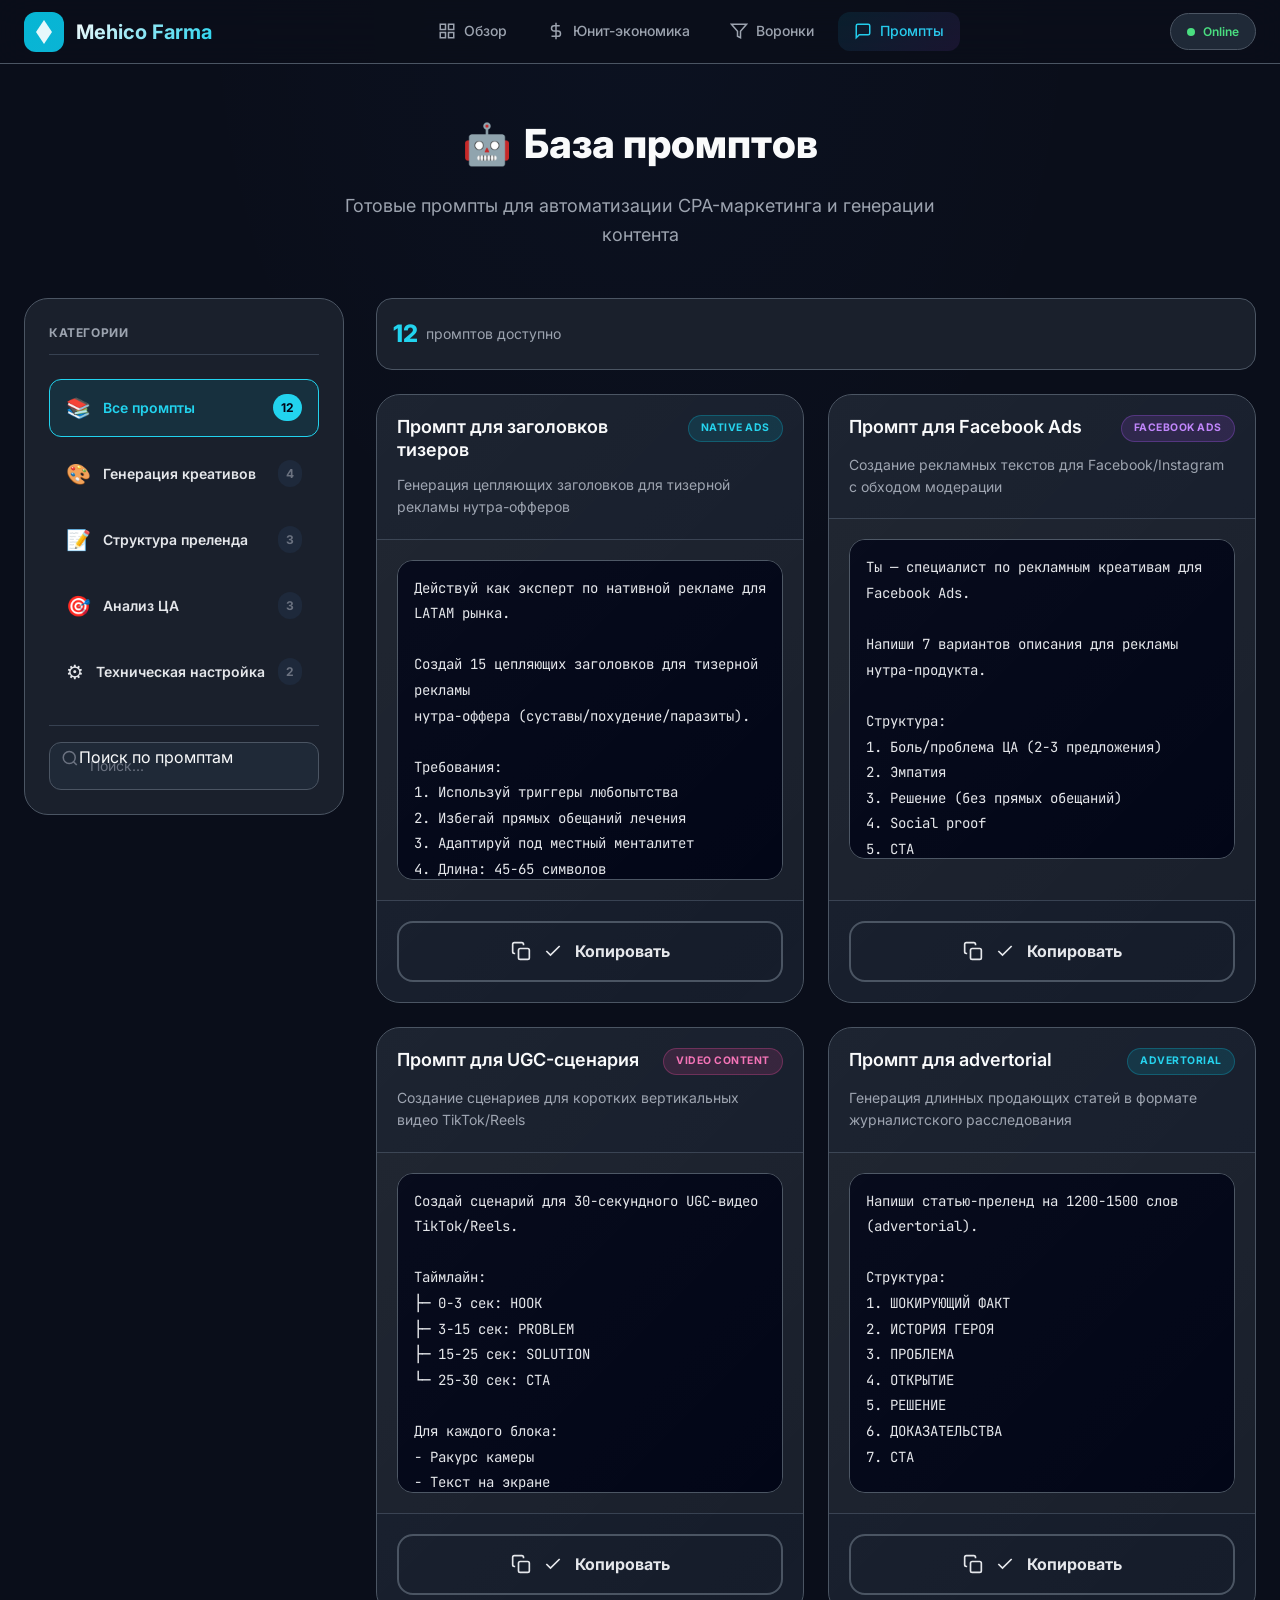
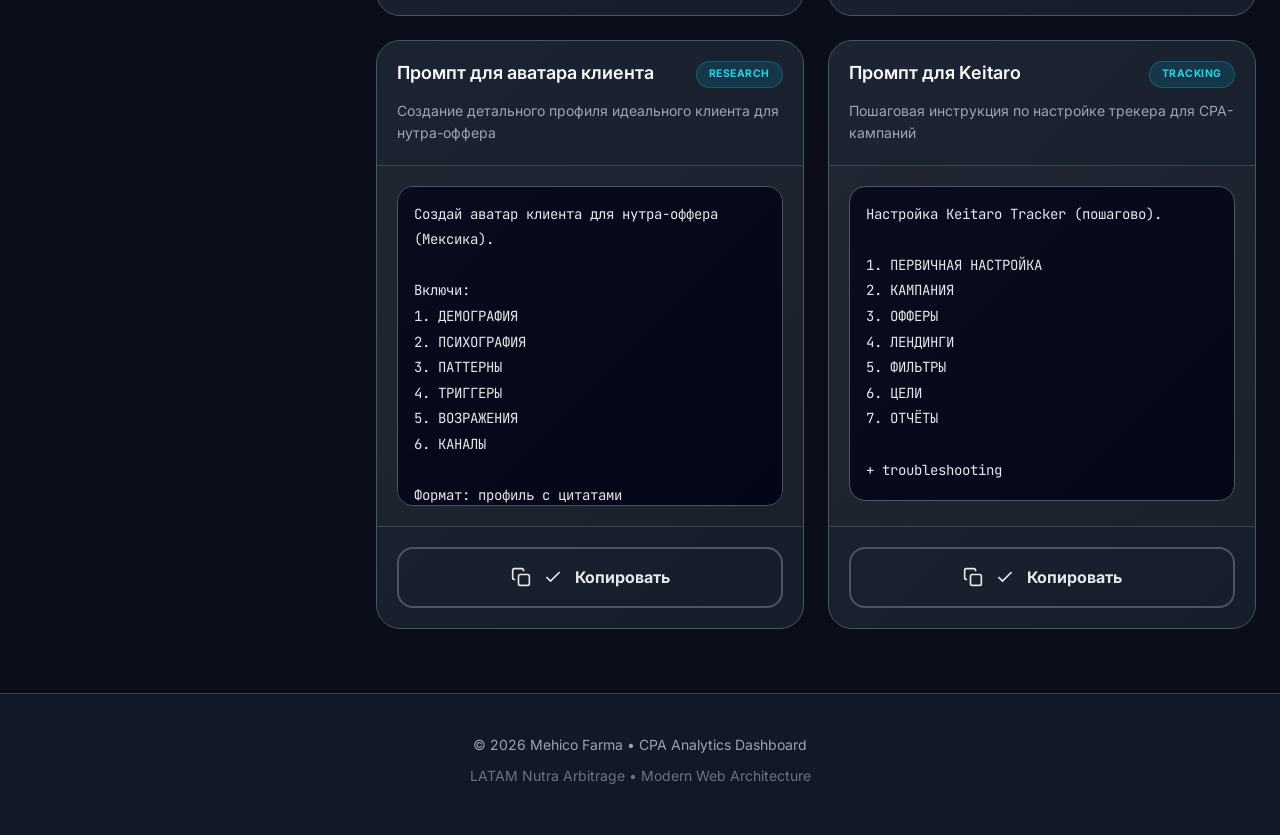
<file: prompts.html>
<!DOCTYPE html>
<html lang="ru">
<head>
    <meta charset="UTF-8">
    <meta name="viewport" content="width=device-width, initial-scale=1.0">
    <meta name="description" content="База готовых промптов для CPA Affiliate Marketing">
    <meta name="theme-color" content="#0f172a">
    <title>Промпты | Mehico Farma</title>
    
    <link rel="preconnect" href="https://fonts.googleapis.com">
    <link rel="preconnect" href="https://fonts.gstatic.com" crossorigin>
    <link href="https://fonts.googleapis.com/css2?family=Inter:wght@300;400;500;600;700;800&family=JetBrains+Mono:wght@400;500;600&display=swap" rel="stylesheet">
    
    <link rel="stylesheet" href="style.css">
</head>
<body>
    <a href="#main-content" class="skip-link">Перейти к основному контенту</a>

    <!-- Header -->
    <header class="header" role="banner">
        <div class="header__container">
            <a href="index.html" class="header__brand">
                <div class="header__logo">
                    <svg viewBox="0 0 40 40" fill="none">
                        <rect width="40" height="40" rx="12" fill="url(#logo-gradient)"/>
                        <path d="M20 8L28 20L20 32L12 20L20 8Z" fill="white" fill-opacity="0.9"/>
                        <defs>
                            <linearGradient id="logo-gradient" x1="0" y1="0" x2="40" y2="40">
                                <stop stop-color="#06b6d4"/>
                                <stop offset="1" stop-color="#a855f7"/>
                            </linearGradient>
                        </defs>
                    </svg>
                </div>
                <span class="header__title">Mehico Farma</span>
            </a>

            <nav class="header__nav" role="navigation">
                <ul class="header__nav-list">
                    <li class="header__nav-item">
                        <a href="index.html" class="header__nav-link">
                            <svg class="header__nav-icon" viewBox="0 0 24 24" fill="none" stroke="currentColor" stroke-width="2">
                                <rect x="3" y="3" width="7" height="7"/><rect x="14" y="3" width="7" height="7"/>
                                <rect x="14" y="14" width="7" height="7"/><rect x="3" y="14" width="7" height="7"/>
                            </svg>
                            <span>Обзор</span>
                        </a>
                    </li>
                    <li class="header__nav-item">
                        <a href="unit-economics.html" class="header__nav-link">
                            <svg class="header__nav-icon" viewBox="0 0 24 24" fill="none" stroke="currentColor" stroke-width="2">
                                <line x1="12" y1="1" x2="12" y2="23"/><path d="M17 5H9.5a3.5 3.5 0 0 0 0 7h5a3.5 3.5 0 0 1 0 7H6"/>
                            </svg>
                            <span>Юнит-экономика</span>
                        </a>
                    </li>
                    <li class="header__nav-item">
                        <a href="funnels.html" class="header__nav-link">
                            <svg class="header__nav-icon" viewBox="0 0 24 24" fill="none" stroke="currentColor" stroke-width="2">
                                <polygon points="22 3 2 3 10 12.46 10 19 14 21 14 12.46 22 3"/>
                            </svg>
                            <span>Воронки</span>
                        </a>
                    </li>
                    <li class="header__nav-item">
                        <a href="prompts.html" class="header__nav-link header__nav-link--active">
                            <svg class="header__nav-icon" viewBox="0 0 24 24" fill="none" stroke="currentColor" stroke-width="2">
                                <path d="M21 15a2 2 0 0 1-2 2H7l-4 4V5a2 2 0 0 1 2-2h14a2 2 0 0 1 2 2z"/>
                            </svg>
                            <span>Промпты</span>
                        </a>
                    </li>
                </ul>
            </nav>

            <div class="header__status">
                <span class="header__status-dot"></span>
                <span class="header__status-text">Online</span>
            </div>
        </div>
    </header>

    <!-- Main Content -->
    <main id="main-content" class="main" role="main">
        <section class="prompts-page" aria-labelledby="prompts-title">
            <div class="prompts-page__container">
                <!-- Page Header -->
                <header class="prompts-page__header">
                    <h1 id="prompts-title" class="prompts-page__title">
                        <span>🤖</span>
                        База промптов
                    </h1>
                    <p class="prompts-page__subtitle">
                        Готовые промпты для автоматизации CPA-маркетинга и генерации контента
                    </p>
                </header>

                <!-- Two Column Layout -->
                <div class="prompts-page__layout">
                    <!-- Sidebar -->
                    <aside class="prompts-sidebar" role="complementary" aria-label="Категории промптов">
                        <nav class="prompts-sidebar__nav">
                            <h2 class="prompts-sidebar__title">Категории</h2>
                            
                            <ul class="prompts-sidebar__list" role="tablist">
                                <li class="prompts-sidebar__item" role="presentation">
                                    <button class="prompts-sidebar__btn prompts-sidebar__btn--active" data-category="all" role="tab" aria-selected="true">
                                        <span class="prompts-sidebar__btn-icon">📚</span>
                                        <span class="prompts-sidebar__btn-text">Все промпты</span>
                                        <span class="prompts-sidebar__btn-count">12</span>
                                    </button>
                                </li>
                                <li class="prompts-sidebar__item" role="presentation">
                                    <button class="prompts-sidebar__btn" data-category="creatives" role="tab" aria-selected="false">
                                        <span class="prompts-sidebar__btn-icon">🎨</span>
                                        <span class="prompts-sidebar__btn-text">Генерация креативов</span>
                                        <span class="prompts-sidebar__btn-count">4</span>
                                    </button>
                                </li>
                                <li class="prompts-sidebar__item" role="presentation">
                                    <button class="prompts-sidebar__btn" data-category="preland" role="tab" aria-selected="false">
                                        <span class="prompts-sidebar__btn-icon">📝</span>
                                        <span class="prompts-sidebar__btn-text">Структура преленда</span>
                                        <span class="prompts-sidebar__btn-count">3</span>
                                    </button>
                                </li>
                                <li class="prompts-sidebar__item" role="presentation">
                                    <button class="prompts-sidebar__btn" data-category="audience" role="tab" aria-selected="false">
                                        <span class="prompts-sidebar__btn-icon">🎯</span>
                                        <span class="prompts-sidebar__btn-text">Анализ ЦА</span>
                                        <span class="prompts-sidebar__btn-count">3</span>
                                    </button>
                                </li>
                                <li class="prompts-sidebar__item" role="presentation">
                                    <button class="prompts-sidebar__btn" data-category="technical" role="tab" aria-selected="false">
                                        <span class="prompts-sidebar__btn-icon">⚙️</span>
                                        <span class="prompts-sidebar__btn-text">Техническая настройка</span>
                                        <span class="prompts-sidebar__btn-count">2</span>
                                    </button>
                                </li>
                            </ul>

                            <!-- Search -->
                            <div class="prompts-sidebar__search">
                                <label class="prompts-sidebar__search-label" for="prompt-search">
                                    <svg class="prompts-sidebar__search-icon" viewBox="0 0 24 24" fill="none" stroke="currentColor" stroke-width="2">
                                        <circle cx="11" cy="11" r="8"/><path d="m21 21-4.35-4.35"/>
                                    </svg>
                                    <span class="visually-hidden">Поиск по промптам</span>
                                </label>
                                <input type="text" id="prompt-search" class="prompts-sidebar__search-input" placeholder="Поиск..." autocomplete="off">
                            </div>
                        </nav>
                    </aside>

                    <!-- Content -->
                    <div class="prompts-content" role="tabpanel" aria-labelledby="prompts-title">
                        <div class="prompts-content__header">
                            <div class="prompts-content__info">
                                <span class="prompts-content__count" id="visible-count">12</span>
                                <span class="prompts-content__label">промптов доступно</span>
                            </div>
                        </div>

                        <div id="prompts-grid" class="prompts-content__grid" role="list">
                            <!-- Card 1: Teaser Headlines -->
                            <article class="prompts-content__card prompt-card" data-category="creatives" data-tags="тизеры,native ads,заголовки" role="listitem">
                                <div class="prompt-card__top">
                                    <div class="prompt-card__header">
                                        <h3 class="prompt-card__title">Промпт для заголовков тизеров</h3>
                                        <span class="prompt-card__badge prompt-card__badge--cyan">NATIVE ADS</span>
                                    </div>
                                    <p class="prompt-card__description">
                                        Генерация цепляющих заголовков для тизерной рекламы нутра-офферов
                                    </p>
                                </div>
                                <div class="prompt-card__middle">
                                    <pre class="prompt-card__code"><code class="prompt-card__text" data-prompt-text="Действуй как эксперт по нативной рекламе для LATAM рынка.

Создай 15 цепляющих заголовков для тизерной рекламы нутра-оффера (суставы/похудение/паразиты).

Требования:
1. Используй триггеры любопытства
2. Избегай прямых обещаний лечения
3. Адаптируй под местный менталитет
4. Длина: 45-65 символов
5. Добавь эмоциональный крючок

Формат: таблица с колонками [Заголовок, Триггер, Длина]">Действуй как эксперт по нативной рекламе для LATAM рынка.

Создай 15 цепляющих заголовков для тизерной рекламы 
нутра-оффера (суставы/похудение/паразиты).

Требования:
1. Используй триггеры любопытства
2. Избегай прямых обещаний лечения
3. Адаптируй под местный менталитет
4. Длина: 45-65 символов
5. Добавь эмоциональный крючок

Формат: таблица с колонками [Заголовок, Триггер, Длина]</code></pre>
                                </div>
                                <div class="prompt-card__bottom">
                                    <button class="prompt-card__copy-btn" type="button" aria-label="Скопировать промпт" data-clipboard>
                                        <svg class="prompt-card__copy-icon" viewBox="0 0 24 24" fill="none" stroke="currentColor" stroke-width="2">
                                            <rect x="9" y="9" width="13" height="13" rx="2" ry="2"/>
                                            <path d="M5 15H4a2 2 0 0 1-2-2V4a2 2 0 0 1 2-2h9a2 2 0 0 1 2 2v1"/>
                                        </svg>
                                        <svg class="prompt-card__check-icon" viewBox="0 0 24 24" fill="none" stroke="currentColor" stroke-width="2">
                                            <polyline points="20 6 9 17 4 12"/>
                                        </svg>
                                        <span class="prompt-card__copy-text">Копировать</span>
                                        <span class="prompt-card__copy-success">Скопировано!</span>
                                    </button>
                                </div>
                            </article>

                            <!-- Card 2: Facebook Ads -->
                            <article class="prompts-content__card prompt-card" data-category="creatives" data-tags="facebook,instagram,креативы" role="listitem">
                                <div class="prompt-card__top">
                                    <div class="prompt-card__header">
                                        <h3 class="prompt-card__title">Промпт для Facebook Ads</h3>
                                        <span class="prompt-card__badge prompt-card__badge--purple">FACEBOOK ADS</span>
                                    </div>
                                    <p class="prompt-card__description">
                                        Создание рекламных текстов для Facebook/Instagram с обходом модерации
                                    </p>
                                </div>
                                <div class="prompt-card__middle">
                                    <pre class="prompt-card__code"><code class="prompt-card__text" data-prompt-text="Ты — специалист по рекламным креативам для Facebook Ads.

Напиши 7 вариантов описания для рекламы нутра-продукта (похудение/суставы).

Структура:
1. Боль/проблема ЦА (2-3 предложения)
2. Эмпатия («понимаем, как это сложно»)
3. Решение (без прямых обещаний)
4. Social proof («1500+ довольных клиентов»)
5. CTA (мягкий призыв)

Требования:
- Тон: дружеский, доверительный
- Избегай слов: «лечит», «гарантия», «100%»
- Используй 2-3 эмодзи
- Длина: 125-175 символов">Ты — специалист по рекламным креативам для Facebook Ads.

Напиши 7 вариантов описания для рекламы нутра-продукта.

Структура:
1. Боль/проблема ЦА (2-3 предложения)
2. Эмпатия
3. Решение (без прямых обещаний)
4. Social proof
5. CTA

Требования:
- Тон: дружеский, доверительный
- Избегай запрещённых слов
- 2-3 эмодзи
- Длина: 125-175 символов</code></pre>
                                </div>
                                <div class="prompt-card__bottom">
                                    <button class="prompt-card__copy-btn" type="button" aria-label="Скопировать промпт" data-clipboard>
                                        <svg class="prompt-card__copy-icon" viewBox="0 0 24 24" fill="none" stroke="currentColor" stroke-width="2">
                                            <rect x="9" y="9" width="13" height="13" rx="2" ry="2"/>
                                            <path d="M5 15H4a2 2 0 0 1-2-2V4a2 2 0 0 1 2-2h9a2 2 0 0 1 2 2v1"/>
                                        </svg>
                                        <svg class="prompt-card__check-icon" viewBox="0 0 24 24" fill="none" stroke="currentColor" stroke-width="2">
                                            <polyline points="20 6 9 17 4 12"/>
                                        </svg>
                                        <span class="prompt-card__copy-text">Копировать</span>
                                        <span class="prompt-card__copy-success">Скопировано!</span>
                                    </button>
                                </div>
                            </article>

                            <!-- Card 3: UGC Script -->
                            <article class="prompts-content__card prompt-card" data-category="creatives" data-tags="tiktok,reels,ugc,видео" role="listitem">
                                <div class="prompt-card__top">
                                    <div class="prompt-card__header">
                                        <h3 class="prompt-card__title">Промпт для UGC-сценария</h3>
                                        <span class="prompt-card__badge prompt-card__badge--pink">VIDEO CONTENT</span>
                                    </div>
                                    <p class="prompt-card__description">
                                        Создание сценариев для коротких вертикальных видео TikTok/Reels
                                    </p>
                                </div>
                                <div class="prompt-card__middle">
                                    <pre class="prompt-card__code"><code class="prompt-card__text" data-prompt-text="Создай сценарий для 30-секундного UGC-видео в формате TikTok/Reels.

Таймлайн:
├─ 0-3 сек: HOOK (визуальный + текстовый)
├─ 3-15 сек: PROBLEM DEMONSTRATION
├─ 15-25 сек: SOLUTION & RESULT
└─ 25-30 сек: CTA

Для каждого блока укажи:
- Ракурс камеры
- Текст на экране
- Действия актёра
- Аудио (голос или тренд)

Формат: таблица с таймкодами">Создай сценарий для 30-секундного UGC-видео TikTok/Reels.

Таймлайн:
├─ 0-3 сек: HOOK
├─ 3-15 сек: PROBLEM
├─ 15-25 сек: SOLUTION
└─ 25-30 сек: CTA

Для каждого блока:
- Ракурс камеры
- Текст на экране
- Действия актёра
- Аудио

Формат: таблица с таймкодами</code></pre>
                                </div>
                                <div class="prompt-card__bottom">
                                    <button class="prompt-card__copy-btn" type="button" aria-label="Скопировать промпт" data-clipboard>
                                        <svg class="prompt-card__copy-icon" viewBox="0 0 24 24" fill="none" stroke="currentColor" stroke-width="2">
                                            <rect x="9" y="9" width="13" height="13" rx="2" ry="2"/>
                                            <path d="M5 15H4a2 2 0 0 1-2-2V4a2 2 0 0 1 2-2h9a2 2 0 0 1 2 2v1"/>
                                        </svg>
                                        <svg class="prompt-card__check-icon" viewBox="0 0 24 24" fill="none" stroke="currentColor" stroke-width="2">
                                            <polyline points="20 6 9 17 4 12"/>
                                        </svg>
                                        <span class="prompt-card__copy-text">Копировать</span>
                                        <span class="prompt-card__copy-success">Скопировано!</span>
                                    </button>
                                </div>
                            </article>

                            <!-- Card 4: Advertorial -->
                            <article class="prompts-content__card prompt-card" data-category="preland" data-tags="advertorial,статья,лендинг" role="listitem">
                                <div class="prompt-card__top">
                                    <div class="prompt-card__header">
                                        <h3 class="prompt-card__title">Промпт для advertorial</h3>
                                        <span class="prompt-card__badge prompt-card__badge--cyan">ADVERTORIAL</span>
                                    </div>
                                    <p class="prompt-card__description">
                                        Генерация длинных продающих статей в формате журналистского расследования
                                    </p>
                                </div>
                                <div class="prompt-card__middle">
                                    <pre class="prompt-card__code"><code class="prompt-card__text" data-prompt-text="Напиши статью-преленд на 1200-1500 слов в формате advertorial.

Структура:
1. ШОКИРУЮЩИЙ ФАКТ (150 слов)
2. ИСТОРИЯ ГЕРОЯ (300 слов)
3. ОПИСАНИЕ ПРОБЛЕМЫ (200 слов)
4. НЕОЖИДАННОЕ ОТКРЫТИЕ (250 слов)
5. РЕШЕНИЕ (300 слов)
6. ДОКАЗАТЕЛЬСТВА (200 слов)
7. CTA (100 слов)

Стиль: журналистское расследование.
Избегай прямых медицинских утверждений.">Напиши статью-преленд на 1200-1500 слов (advertorial).

Структура:
1. ШОКИРУЮЩИЙ ФАКТ
2. ИСТОРИЯ ГЕРОЯ
3. ПРОБЛЕМА
4. ОТКРЫТИЕ
5. РЕШЕНИЕ
6. ДОКАЗАТЕЛЬСТВА
7. CTA

Стиль: журналистское расследование</code></pre>
                                </div>
                                <div class="prompt-card__bottom">
                                    <button class="prompt-card__copy-btn" type="button" aria-label="Скопировать промпт" data-clipboard>
                                        <svg class="prompt-card__copy-icon" viewBox="0 0 24 24" fill="none" stroke="currentColor" stroke-width="2">
                                            <rect x="9" y="9" width="13" height="13" rx="2" ry="2"/>
                                            <path d="M5 15H4a2 2 0 0 1-2-2V4a2 2 0 0 1 2-2h9a2 2 0 0 1 2 2v1"/>
                                        </svg>
                                        <svg class="prompt-card__check-icon" viewBox="0 0 24 24" fill="none" stroke="currentColor" stroke-width="2">
                                            <polyline points="20 6 9 17 4 12"/>
                                        </svg>
                                        <span class="prompt-card__copy-text">Копировать</span>
                                        <span class="prompt-card__copy-success">Скопировано!</span>
                                    </button>
                                </div>
                            </article>

                            <!-- Card 5: Avatar -->
                            <article class="prompts-content__card prompt-card" data-category="audience" data-tags="аватар,сегментация,цА" role="listitem">
                                <div class="prompt-card__top">
                                    <div class="prompt-card__header">
                                        <h3 class="prompt-card__title">Промпт для аватара клиента</h3>
                                        <span class="prompt-card__badge prompt-card__badge--cyan">RESEARCH</span>
                                    </div>
                                    <p class="prompt-card__description">
                                        Создание детального профиля идеального клиента для нутра-оффера
                                    </p>
                                </div>
                                <div class="prompt-card__middle">
                                    <pre class="prompt-card__code"><code class="prompt-card__text" data-prompt-text="Создай детальный аватар клиента для нутра-оффера на рынке Мексики.

Включи:
1. ДЕМОГРАФИЯ (возраст, пол, доход, локация)
2. ПСИХОГРАФИЯ (страхи, желания, ценности)
3. ПОВЕДЕНЧЕСКИЕ ПАТТЕРНЫ
4. ТРИГГЕРЫ ПОКУПКИ
5. ВОЗРАЖЕНИЯ
6. КАНАЛЫ КОММУНИКАЦИИ

Формат: структурированный профиль с цитатами.">Создай аватар клиента для нутра-оффера (Мексика).

Включи:
1. ДЕМОГРАФИЯ
2. ПСИХОГРАФИЯ
3. ПАТТЕРНЫ
4. ТРИГГЕРЫ
5. ВОЗРАЖЕНИЯ
6. КАНАЛЫ

Формат: профиль с цитатами</code></pre>
                                </div>
                                <div class="prompt-card__bottom">
                                    <button class="prompt-card__copy-btn" type="button" aria-label="Скопировать промпт" data-clipboard>
                                        <svg class="prompt-card__copy-icon" viewBox="0 0 24 24" fill="none" stroke="currentColor" stroke-width="2">
                                            <rect x="9" y="9" width="13" height="13" rx="2" ry="2"/>
                                            <path d="M5 15H4a2 2 0 0 1-2-2V4a2 2 0 0 1 2-2h9a2 2 0 0 1 2 2v1"/>
                                        </svg>
                                        <svg class="prompt-card__check-icon" viewBox="0 0 24 24" fill="none" stroke="currentColor" stroke-width="2">
                                            <polyline points="20 6 9 17 4 12"/>
                                        </svg>
                                        <span class="prompt-card__copy-text">Копировать</span>
                                        <span class="prompt-card__copy-success">Скопировано!</span>
                                    </button>
                                </div>
                            </article>

                            <!-- Card 6: Keitaro -->
                            <article class="prompts-content__card prompt-card" data-category="technical" data-tags="keitaro,трекинг,настройка" role="listitem">
                                <div class="prompt-card__top">
                                    <div class="prompt-card__header">
                                        <h3 class="prompt-card__title">Промпт для Keitaro</h3>
                                        <span class="prompt-card__badge prompt-card__badge--cyan">TRACKING</span>
                                    </div>
                                    <p class="prompt-card__description">
                                        Пошаговая инструкция по настройке трекера для CPA-кампаний
                                    </p>
                                </div>
                                <div class="prompt-card__middle">
                                    <pre class="prompt-card__code"><code class="prompt-card__text" data-prompt-text="Создай пошаговую инструкцию по настройке Keitaro Tracker.

Включи:
1. ПЕРВИЧНАЯ НАСТРОЙКА (VPS, SSL)
2. КАМПАНИЯ (тип, потоки)
3. ОФФЕРЫ (postback, макросы)
4. ЛЕНДИНГИ (A/B тесты)
5. ФИЛЬТРЫ (боты, гео)
6. ЦЕЛИ (конверсии)
7. ОТЧЁТЫ (дашборды)

Добавь troubleshooting.">Настройка Keitaro Tracker (пошагово).

1. ПЕРВИЧНАЯ НАСТРОЙКА
2. КАМПАНИЯ
3. ОФФЕРЫ
4. ЛЕНДИНГИ
5. ФИЛЬТРЫ
6. ЦЕЛИ
7. ОТЧЁТЫ

+ troubleshooting</code></pre>
                                </div>
                                <div class="prompt-card__bottom">
                                    <button class="prompt-card__copy-btn" type="button" aria-label="Скопировать промпт" data-clipboard>
                                        <svg class="prompt-card__copy-icon" viewBox="0 0 24 24" fill="none" stroke="currentColor" stroke-width="2">
                                            <rect x="9" y="9" width="13" height="13" rx="2" ry="2"/>
                                            <path d="M5 15H4a2 2 0 0 1-2-2V4a2 2 0 0 1 2-2h9a2 2 0 0 1 2 2v1"/>
                                        </svg>
                                        <svg class="prompt-card__check-icon" viewBox="0 0 24 24" fill="none" stroke="currentColor" stroke-width="2">
                                            <polyline points="20 6 9 17 4 12"/>
                                        </svg>
                                        <span class="prompt-card__copy-text">Копировать</span>
                                        <span class="prompt-card__copy-success">Скопировано!</span>
                                    </button>
                                </div>
                            </article>
                        </div>

                        <!-- Empty State -->
                        <div class="prompts-content__empty" id="empty-state" hidden>
                            <div class="prompts-content__empty-icon">🔍</div>
                            <h3 class="prompts-content__empty-title">Ничего не найдено</h3>
                            <p class="prompts-content__empty-text">Попробуйте выбрать другую категорию или изменить запрос</p>
                        </div>
                    </div>
                </div>
            </div>
        </section>
    </main>

    <!-- ============================================
         BOTTOM NAVIGATION: Mobile Only
         ============================================ -->
    <nav class="bottom-nav" role="navigation" aria-label="Мобильная навигация">
        <a href="index.html" class="bottom-nav__item">
            <svg class="bottom-nav__icon" viewBox="0 0 24 24" fill="none" stroke="currentColor" stroke-width="2">
                <rect x="3" y="3" width="7" height="7"/>
                <rect x="14" y="3" width="7" height="7"/>
                <rect x="14" y="14" width="7" height="7"/>
                <rect x="3" y="14" width="7" height="7"/>
            </svg>
            <span class="bottom-nav__label">Обзор</span>
        </a>
        <a href="unit-economics.html" class="bottom-nav__item">
            <svg class="bottom-nav__icon" viewBox="0 0 24 24" fill="none" stroke="currentColor" stroke-width="2">
                <line x1="12" y1="1" x2="12" y2="23"/>
                <path d="M17 5H9.5a3.5 3.5 0 0 0 0 7h5a3.5 3.5 0 0 1 0 7H6"/>
            </svg>
            <span class="bottom-nav__label">Экономика</span>
        </a>
        <a href="funnels.html" class="bottom-nav__item">
            <svg class="bottom-nav__icon" viewBox="0 0 24 24" fill="none" stroke="currentColor" stroke-width="2">
                <polygon points="22 3 2 3 10 12.46 10 19 14 21 14 12.46 22 3"/>
            </svg>
            <span class="bottom-nav__label">Воронки</span>
        </a>
        <a href="prompts.html" class="bottom-nav__item bottom-nav__item--active">
            <svg class="bottom-nav__icon" viewBox="0 0 24 24" fill="none" stroke="currentColor" stroke-width="2">
                <path d="M21 15a2 2 0 0 1-2 2H7l-4 4V5a2 2 0 0 1 2-2h14a2 2 0 0 1 2 2z"/>
            </svg>
            <span class="bottom-nav__label">Промпты</span>
        </a>
    </nav>

    <!-- Footer -->
    <footer class="footer" role="contentinfo">
        <div class="footer__container">
            <div class="footer__content">
                <p class="footer__text">© 2026 Mehico Farma • CPA Analytics Dashboard</p>
                <p class="footer__text footer__text--muted">LATAM Nutra Arbitrage • Modern Web Architecture</p>
            </div>
        </div>
    </footer>

    <!-- JavaScript Modules -->
    <script src="js/storage.js"></script>
    <script src="js/tilt.js"></script>
    <script src="js/counter.js"></script>
    <script src="js/clipboard.js"></script>
    <script src="js/navigation.js"></script>
    <script src="js/prompt-library.js"></script>
    <script src="js/app.js"></script>
</body>
</html>
</file>
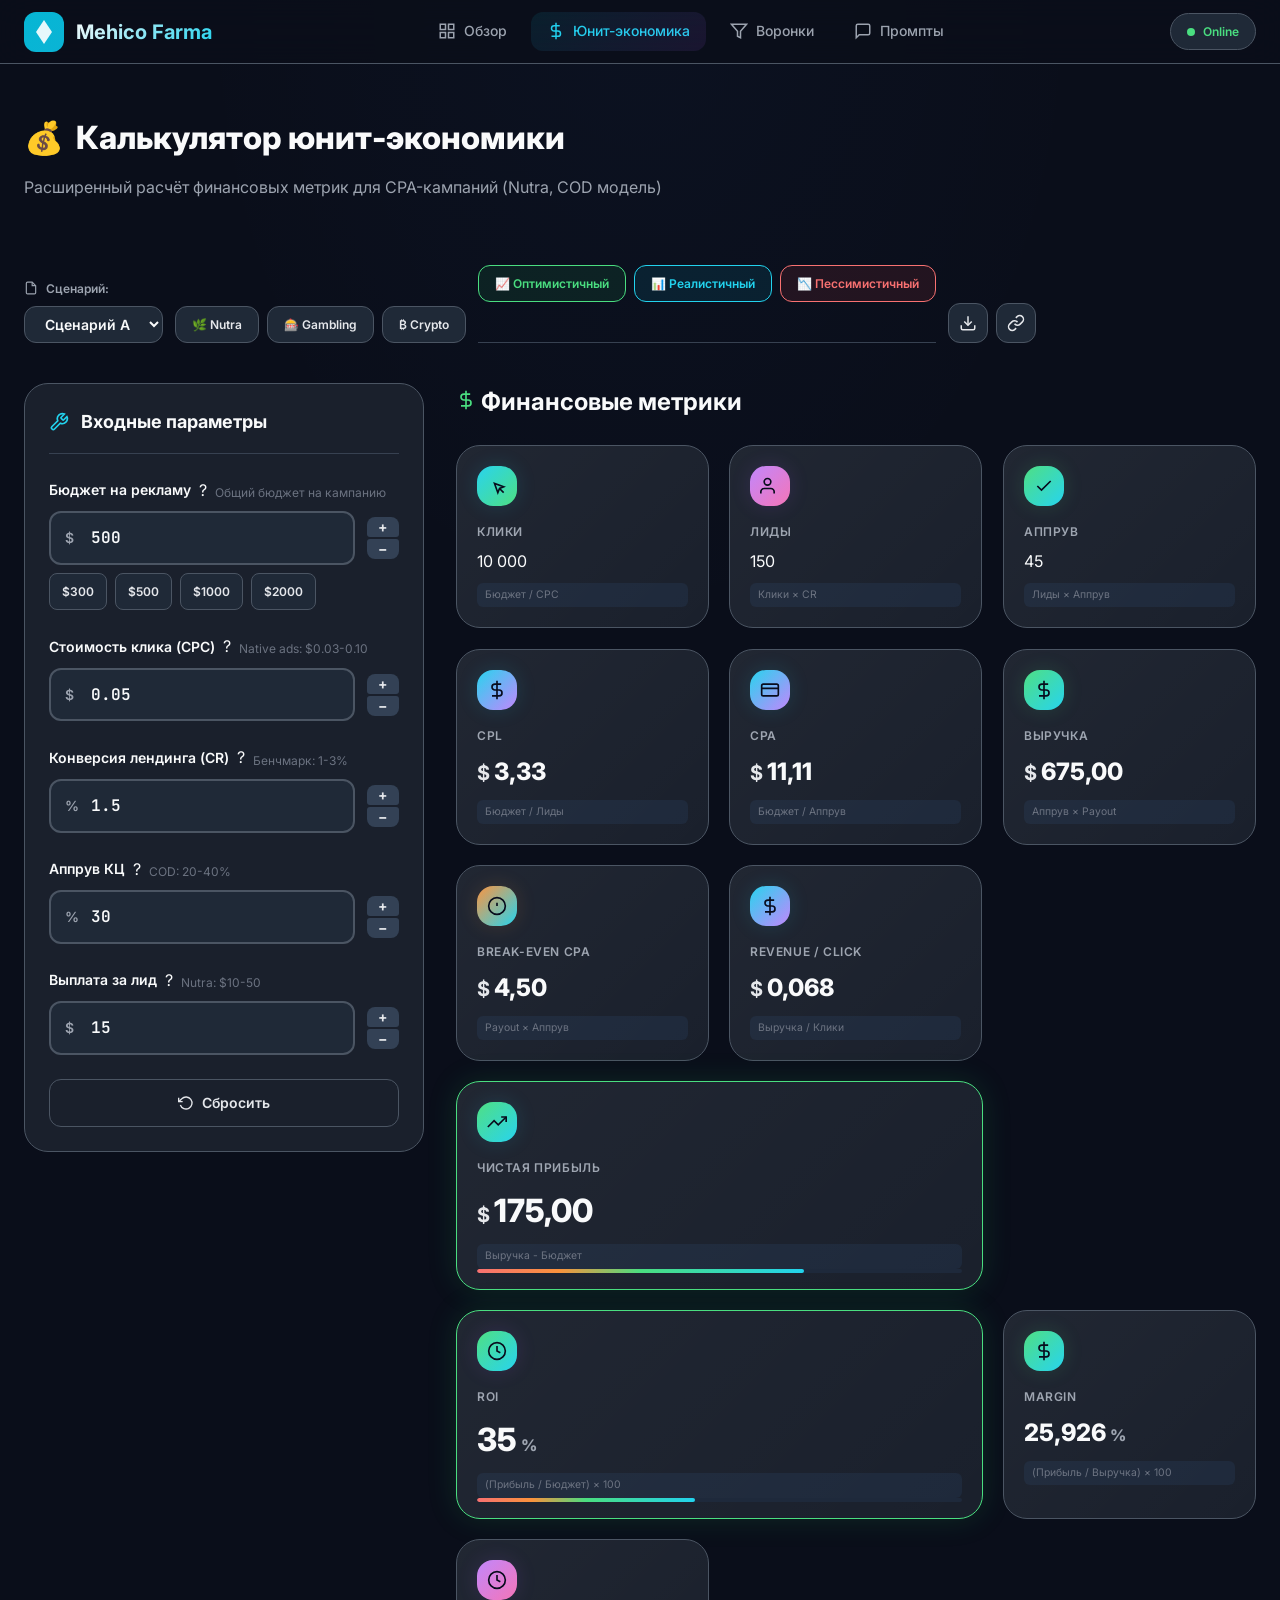
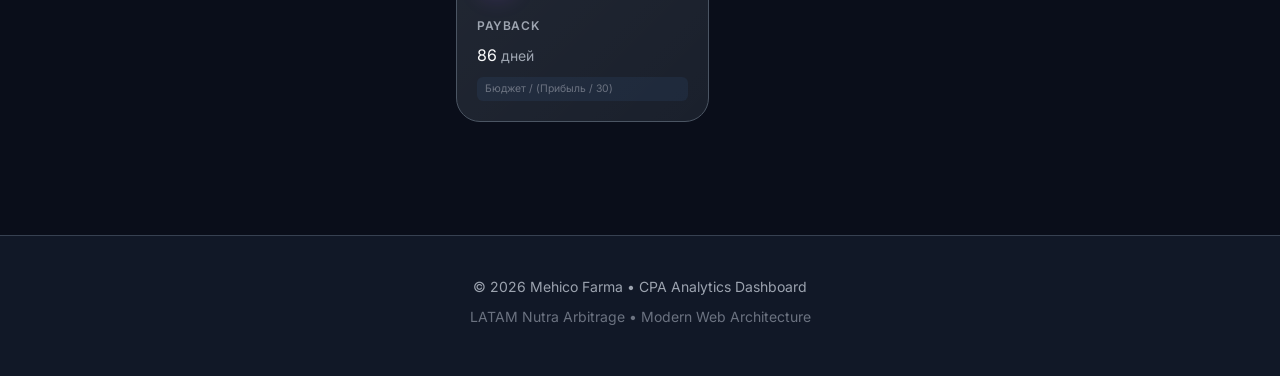
<file: unit-economics.html>
<!DOCTYPE html>
<html lang="ru">
<head>
    <meta charset="UTF-8">
    <meta name="viewport" content="width=device-width, initial-scale=1.0">
    <meta name="description" content="Калькулятор юнит-экономики для CPA Affiliate Marketing">
    <meta name="theme-color" content="#0f172a">
    <title>Юнит-экономика | Mehico Farma</title>
    
    <link rel="preconnect" href="https://fonts.googleapis.com">
    <link rel="preconnect" href="https://fonts.gstatic.com" crossorigin>
    <link href="https://fonts.googleapis.com/css2?family=Inter:wght@300;400;500;600;700;800&family=JetBrains+Mono:wght@400;500;600&display=swap" rel="stylesheet">
    
    <link rel="stylesheet" href="style.css">
</head>
<body>
    <a href="#main-content" class="skip-link">Перейти к основному контенту</a>

    <!-- Header -->
    <header class="header" role="banner">
        <div class="header__container">
            <a href="index.html" class="header__brand">
                <div class="header__logo">
                    <svg viewBox="0 0 40 40" fill="none">
                        <rect width="40" height="40" rx="12" fill="url(#logo-gradient)"/>
                        <path d="M20 8L28 20L20 32L12 20L20 8Z" fill="white" fill-opacity="0.9"/>
                        <defs>
                            <linearGradient id="logo-gradient" x1="0" y1="0" x2="40" y2="40">
                                <stop stop-color="#06b6d4"/>
                                <stop offset="1" stop-color="#a855f7"/>
                            </linearGradient>
                        </defs>
                    </svg>
                </div>
                <span class="header__title">Mehico Farma</span>
            </a>

            <nav class="header__nav" role="navigation">
                <ul class="header__nav-list">
                    <li class="header__nav-item">
                        <a href="index.html" class="header__nav-link">
                            <svg class="header__nav-icon" viewBox="0 0 24 24" fill="none" stroke="currentColor" stroke-width="2">
                                <rect x="3" y="3" width="7" height="7"/><rect x="14" y="3" width="7" height="7"/>
                                <rect x="14" y="14" width="7" height="7"/><rect x="3" y="14" width="7" height="7"/>
                            </svg>
                            <span>Обзор</span>
                        </a>
                    </li>
                    <li class="header__nav-item">
                        <a href="unit-economics.html" class="header__nav-link header__nav-link--active">
                            <svg class="header__nav-icon" viewBox="0 0 24 24" fill="none" stroke="currentColor" stroke-width="2">
                                <line x1="12" y1="1" x2="12" y2="23"/><path d="M17 5H9.5a3.5 3.5 0 0 0 0 7h5a3.5 3.5 0 0 1 0 7H6"/>
                            </svg>
                            <span>Юнит-экономика</span>
                        </a>
                    </li>
                    <li class="header__nav-item">
                        <a href="funnels.html" class="header__nav-link">
                            <svg class="header__nav-icon" viewBox="0 0 24 24" fill="none" stroke="currentColor" stroke-width="2">
                                <polygon points="22 3 2 3 10 12.46 10 19 14 21 14 12.46 22 3"/>
                            </svg>
                            <span>Воронки</span>
                        </a>
                    </li>
                    <li class="header__nav-item">
                        <a href="prompts.html" class="header__nav-link">
                            <svg class="header__nav-icon" viewBox="0 0 24 24" fill="none" stroke="currentColor" stroke-width="2">
                                <path d="M21 15a2 2 0 0 1-2 2H7l-4 4V5a2 2 0 0 1 2-2h14a2 2 0 0 1 2 2z"/>
                            </svg>
                            <span>Промпты</span>
                        </a>
                    </li>
                </ul>
            </nav>

            <div class="header__status">
                <span class="header__status-dot"></span>
                <span class="header__status-text">Online</span>
            </div>
        </div>
    </header>

    <!-- Main Content -->
    <main id="main-content" class="main" role="main">
        <section class="unit-economics" aria-labelledby="ue-title">
            <div class="unit-economics__container">
                <!-- Page Header -->
                <header class="unit-economics__header">
                    <div>
                        <h1 id="ue-title" class="unit-economics__title">
                            <span>💰</span>
                            Калькулятор юнит-экономики
                        </h1>
                        <p class="unit-economics__subtitle">
                            Расширенный расчёт финансовых метрик для CPA-кампаний (Nutra, COD модель)
                        </p>
                    </div>

                    <!-- Quick Actions -->
                    <div class="unit-economics__actions">
                        <div class="scenario-selector">
                            <label for="scenario-select" class="scenario-selector__label">
                                <svg viewBox="0 0 24 24" fill="none" stroke="currentColor" stroke-width="2">
                                    <path d="M14 2H6a2 2 0 0 0-2 2v16a2 2 0 0 0 2 2h12a2 2 0 0 0 2-2V8z"/>
                                    <polyline points="14 2 14 8 20 8"/>
                                </svg>
                                Сценарий:
                            </label>
                            <select id="scenario-select" class="scenario-selector__select">
                                <option value="A">Сценарий A</option>
                                <option value="B">Сценарий B</option>
                                <option value="C">Сценарий C</option>
                            </select>
                        </div>

                        <div class="quick-presets">
                            <button type="button" class="quick-presets__btn" data-preset="nutra">🌿 Nutra</button>
                            <button type="button" class="quick-presets__btn" data-preset="gambling">🎰 Gambling</button>
                            <button type="button" class="quick-presets__btn" data-preset="crypto">₿ Crypto</button>
                        </div>

                        <div class="quick-actions">
                            <button type="button" class="quick-actions__btn quick-actions__btn--optimistic" data-scenario="optimistic">📈 Оптимистичный</button>
                            <button type="button" class="quick-actions__btn quick-actions__btn--realistic" data-scenario="realistic">📊 Реалистичный</button>
                            <button type="button" class="quick-actions__btn quick-actions__btn--pessimistic" data-scenario="pessimistic">📉 Пессимистичный</button>
                        </div>

                        <div class="export-actions">
                            <button type="button" class="export-actions__btn" id="export-csv" title="Экспорт CSV">
                                <svg viewBox="0 0 24 24" fill="none" stroke="currentColor" stroke-width="2">
                                    <path d="M21 15v4a2 2 0 0 1-2 2H5a2 2 0 0 1-2-2v-4"/><polyline points="7 10 12 15 17 10"/><line x1="12" y1="15" x2="12" y2="3"/>
                                </svg>
                            </button>
                            <button type="button" class="export-actions__btn" id="copy-link" title="Копировать ссылку">
                                <svg viewBox="0 0 24 24" fill="none" stroke="currentColor" stroke-width="2">
                                    <path d="M10 13a5 5 0 0 0 7.54.54l3-3a5 5 0 0 0-7.07-7.07l-1.72 1.71"/><path d="M14 11a5 5 0 0 0-7.54-.54l-3 3a5 5 0 0 0 7.07 7.07l1.71-1.71"/>
                                </svg>
                            </button>
                        </div>
                    </div>
                </header>

                <!-- Calculator Grid -->
                <div class="unit-economics__layout">
                    <!-- Input Panel -->
                    <aside class="input-panel" aria-label="Входные параметры">
                        <div class="input-panel__content">
                            <h2 class="input-panel__title">
                                <svg viewBox="0 0 24 24" fill="none" stroke="currentColor" stroke-width="2">
                                    <path d="M14.7 6.3a1 1 0 0 0 0 1.4l1.6 1.6a1 1 0 0 0 1.4 0l3.77-3.77a6 6 0 0 1-7.94 7.94l-6.91 6.91a2.12 2.12 0 0 1-3-3l6.91-6.91a6 6 0 0 1 7.94-7.94l-3.76 3.76z"/>
                                </svg>
                                Входные параметры
                            </h2>

                            <form class="input-panel__form" id="ue-form">
                                <!-- Бюджет на рекламу -->
                                <div class="input-group">
                                    <label class="input-group__label" for="ad-spend">
                                        <span class="input-group__text">Бюджет на рекламу</span>
                                        <span class="info-btn" data-tooltip="Общая сумма денег, которую вы планируете потратить на рекламную кампанию">?</span>
                                        <span class="input-group__hint">Общий бюджет на кампанию</span>
                                    </label>
                                    <div class="input-group__row">
                                        <div class="input-group__field">
                                            <span class="input-group__prefix">$</span>
                                            <input type="number" id="ad-spend" class="input-group__input" value="500" min="100" max="10000" step="50">
                                        </div>
                                        <div class="input-group__stepper">
                                            <button type="button" class="input-group__stepper-btn" data-action="increase" data-target="ad-spend">+</button>
                                            <button type="button" class="input-group__stepper-btn" data-action="decrease" data-target="ad-spend">−</button>
                                        </div>
                                    </div>
                                    <div class="input-group__presets">
                                        <button type="button" class="input-group__preset" data-value="300">$300</button>
                                        <button type="button" class="input-group__preset" data-value="500">$500</button>
                                        <button type="button" class="input-group__preset" data-value="1000">$1000</button>
                                        <button type="button" class="input-group__preset" data-value="2000">$2000</button>
                                    </div>
                                </div>

                                <!-- Стоимость клика -->
                                <div class="input-group">
                                    <label class="input-group__label" for="cpc">
                                        <span class="input-group__text">Стоимость клика (CPC)</span>
                                        <span class="info-btn" data-tooltip="Цена за один клик по вашему рекламному объявлению. Зависит от ГЕО, вертикали и качества трафика">?</span>
                                        <span class="input-group__hint">Native ads: $0.03-0.10</span>
                                    </label>
                                    <div class="input-group__row">
                                        <div class="input-group__field">
                                            <span class="input-group__prefix">$</span>
                                            <input type="number" id="cpc" class="input-group__input" value="0.05" min="0.01" max="5" step="0.01">
                                        </div>
                                        <div class="input-group__stepper">
                                            <button type="button" class="input-group__stepper-btn" data-action="increase" data-target="cpc">+</button>
                                            <button type="button" class="input-group__stepper-btn" data-action="decrease" data-target="cpc">−</button>
                                        </div>
                                    </div>
                                </div>

                                <!-- Конверсия лендинга -->
                                <div class="input-group">
                                    <label class="input-group__label" for="cr">
                                        <span class="input-group__text">Конверсия лендинга (CR)</span>
                                        <span class="info-btn" data-tooltip="Процент посетителей лендинга, которые оставили заявку. Зависит от качества трафика и посадочной страницы">?</span>
                                        <span class="input-group__hint">Бенчмарк: 1-3%</span>
                                    </label>
                                    <div class="input-group__row">
                                        <div class="input-group__field">
                                            <span class="input-group__suffix">%</span>
                                            <input type="number" id="cr" class="input-group__input" value="1.5" min="0.1" max="20" step="0.1">
                                        </div>
                                        <div class="input-group__stepper">
                                            <button type="button" class="input-group__stepper-btn" data-action="increase" data-target="cr">+</button>
                                            <button type="button" class="input-group__stepper-btn" data-action="decrease" data-target="cr">−</button>
                                        </div>
                                    </div>
                                </div>

                                <!-- Аппрув КЦ -->
                                <div class="input-group">
                                    <label class="input-group__label" for="approval-rate">
                                        <span class="input-group__text">Аппрув КЦ</span>
                                        <span class="info-btn" data-tooltip="Процент дозвонившихся до клиента, которые подтвердили заказ. Важный показатель для COD (cash on delivery)">?</span>
                                        <span class="input-group__hint">COD: 20-40%</span>
                                    </label>
                                    <div class="input-group__row">
                                        <div class="input-group__field">
                                            <span class="input-group__suffix">%</span>
                                            <input type="number" id="approval-rate" class="input-group__input" value="30" min="5" max="80" step="1">
                                        </div>
                                        <div class="input-group__stepper">
                                            <button type="button" class="input-group__stepper-btn" data-action="increase" data-target="approval-rate">+</button>
                                            <button type="button" class="input-group__stepper-btn" data-action="decrease" data-target="approval-rate">−</button>
                                        </div>
                                    </div>
                                </div>

                                <!-- Выплата за лид -->
                                <div class="input-group">
                                    <label class="input-group__label" for="payout">
                                        <span class="input-group__text">Выплата за лид</span>
                                        <span class="info-btn" data-tooltip="Сумма, которую вы получаете от рекламодателя за каждый подтверждённый заказ (аппрув)">?</span>
                                        <span class="input-group__hint">Nutra: $10-50</span>
                                    </label>
                                    <div class="input-group__row">
                                        <div class="input-group__field">
                                            <span class="input-group__prefix">$</span>
                                            <input type="number" id="payout" class="input-group__input" value="15" min="5" max="500" step="1">
                                        </div>
                                        <div class="input-group__stepper">
                                            <button type="button" class="input-group__stepper-btn" data-action="increase" data-target="payout">+</button>
                                            <button type="button" class="input-group__stepper-btn" data-action="decrease" data-target="payout">−</button>
                                        </div>
                                    </div>
                                </div>

                                <!-- Reset -->
                                <button type="button" class="input-panel__reset" id="reset-btn">
                                    <svg viewBox="0 0 24 24" fill="none" stroke="currentColor" stroke-width="2">
                                        <polyline points="1 4 1 10 7 10"/><path d="M3.51 15a9 9 0 1 0 2.13-9.36L1 10"/>
                                    </svg>
                                    Сбросить
                                </button>
                            </form>
                        </div>
                    </aside>

                    <!-- Metrics Panel -->
                    <div class="metrics-panel" role="region" aria-label="Финансовые метрики">
                        <h2 class="metrics-panel__title">
                            <svg viewBox="0 0 24 24" fill="none" stroke="currentColor" stroke-width="2">
                                <line x1="12" y1="1" x2="12" y2="23"/><path d="M17 5H9.5a3.5 3.5 0 0 0 0 7h5a3.5 3.5 0 0 1 0 7H6"/>
                            </svg>
                            Финансовые метрики
                        </h2>

                        <div class="metrics-panel__grid">
                            <!-- Clicks -->
                            <article class="metrics-panel__card metric-card" data-tilt>
                                <div class="metric-card__icon metric-card__icon--clicks">
                                    <svg viewBox="0 0 24 24" fill="none" stroke="currentColor" stroke-width="2">
                                        <path d="M15 15l-2 5L9 9l11 4-5 2zm0 0l5 5"/>
                                    </svg>
                                </div>
                                <div class="metric-card__content">
                                    <span class="metric-card__label">Клики</span>
                                    <div class="metric-card__value" id="clicks-value">0</div>
                                    <span class="metric-card__formula">Бюджет / CPC</span>
                                </div>
                            </article>

                            <!-- Leads -->
                            <article class="metrics-panel__card metric-card" data-tilt>
                                <div class="metric-card__icon metric-card__icon--leads">
                                    <svg viewBox="0 0 24 24" fill="none" stroke="currentColor" stroke-width="2">
                                        <path d="M17 21v-2a4 4 0 0 0-4-4H5a4 4 0 0 0-4 4v2"/><circle cx="9" cy="7" r="4"/>
                                    </svg>
                                </div>
                                <div class="metric-card__content">
                                    <span class="metric-card__label">Лиды</span>
                                    <div class="metric-card__value" id="leads-value">0</div>
                                    <span class="metric-card__formula">Клики × CR</span>
                                </div>
                            </article>

                            <!-- Approved -->
                            <article class="metrics-panel__card metric-card" data-tilt>
                                <div class="metric-card__icon metric-card__icon--approved">
                                    <svg viewBox="0 0 24 24" fill="none" stroke="currentColor" stroke-width="2">
                                        <polyline points="20 6 9 17 4 12"/>
                                    </svg>
                                </div>
                                <div class="metric-card__content">
                                    <span class="metric-card__label">Аппрув</span>
                                    <div class="metric-card__value" id="approved-value">0</div>
                                    <span class="metric-card__formula">Лиды × Аппрув</span>
                                </div>
                            </article>

                            <!-- CPL -->
                            <article class="metrics-panel__card metric-card" data-tilt>
                                <div class="metric-card__icon metric-card__icon--cpl">
                                    <svg viewBox="0 0 24 24" fill="none" stroke="currentColor" stroke-width="2">
                                        <line x1="12" y1="1" x2="12" y2="23"/><path d="M17 5H9.5a3.5 3.5 0 0 0 0 7h5a3.5 3.5 0 0 1 0 7H6"/>
                                    </svg>
                                </div>
                                <div class="metric-card__content">
                                    <span class="metric-card__label">CPL</span>
                                    <div class="metric-card__value metric-card__value--decimal"><span class="metric-card__currency">$</span><span id="cpl-value">0.00</span></div>
                                    <span class="metric-card__formula">Бюджет / Лиды</span>
                                </div>
                            </article>

                            <!-- CPA -->
                            <article class="metrics-panel__card metric-card" data-tilt>
                                <div class="metric-card__icon metric-card__icon--cpa">
                                    <svg viewBox="0 0 24 24" fill="none" stroke="currentColor" stroke-width="2">
                                        <rect x="2" y="5" width="20" height="14" rx="2"/><line x1="2" y1="10" x2="22" y2="10"/>
                                    </svg>
                                </div>
                                <div class="metric-card__content">
                                    <span class="metric-card__label">CPA</span>
                                    <div class="metric-card__value metric-card__value--decimal"><span class="metric-card__currency">$</span><span id="cpa-value">0.00</span></div>
                                    <span class="metric-card__formula">Бюджет / Аппрув</span>
                                </div>
                            </article>

                            <!-- Revenue -->
                            <article class="metrics-panel__card metric-card" data-tilt>
                                <div class="metric-card__icon metric-card__icon--revenue">
                                    <svg viewBox="0 0 24 24" fill="none" stroke="currentColor" stroke-width="2">
                                        <line x1="12" y1="1" x2="12" y2="23"/><path d="M17 5H9.5a3.5 3.5 0 0 0 0 7h5a3.5 3.5 0 0 1 0 7H6"/>
                                    </svg>
                                </div>
                                <div class="metric-card__content">
                                    <span class="metric-card__label">Выручка</span>
                                    <div class="metric-card__value metric-card__value--decimal"><span class="metric-card__currency">$</span><span id="revenue-value">0.00</span></div>
                                    <span class="metric-card__formula">Аппрув × Payout</span>
                                </div>
                            </article>

                            <!-- Break-even CPA -->
                            <article class="metrics-panel__card metric-card" data-tilt>
                                <div class="metric-card__icon metric-card__icon--breakeven">
                                    <svg viewBox="0 0 24 24" fill="none" stroke="currentColor" stroke-width="2">
                                        <circle cx="12" cy="12" r="10"/><line x1="12" y1="8" x2="12" y2="12"/><line x1="12" y1="16" x2="12.01" y2="16"/>
                                    </svg>
                                </div>
                                <div class="metric-card__content">
                                    <span class="metric-card__label">Break-even CPA</span>
                                    <div class="metric-card__value metric-card__value--decimal"><span class="metric-card__currency">$</span><span id="breakeven-value">0.00</span></div>
                                    <span class="metric-card__formula">Payout × Аппрув</span>
                                </div>
                            </article>

                            <!-- RPC -->
                            <article class="metrics-panel__card metric-card" data-tilt>
                                <div class="metric-card__icon metric-card__icon--rpc">
                                    <svg viewBox="0 0 24 24" fill="none" stroke="currentColor" stroke-width="2">
                                        <line x1="12" y1="1" x2="12" y2="23"/><path d="M17 5H9.5a3.5 3.5 0 0 0 0 7h5a3.5 3.5 0 0 1 0 7H6"/>
                                    </svg>
                                </div>
                                <div class="metric-card__content">
                                    <span class="metric-card__label">Revenue / Click</span>
                                    <div class="metric-card__value metric-card__value--decimal"><span class="metric-card__currency">$</span><span id="rpc-value">0.000</span></div>
                                    <span class="metric-card__formula">Выручка / Клики</span>
                                </div>
                            </article>

                            <!-- Profit (Large) -->
                            <article class="metrics-panel__card metric-card metric-card--lg metric-card--profit" data-tilt>
                                <div class="metric-card__icon metric-card__icon--profit">
                                    <svg viewBox="0 0 24 24" fill="none" stroke="currentColor" stroke-width="2">
                                        <polyline points="23 6 13.5 15.5 8.5 10.5 1 18"/><polyline points="17 6 23 6 23 12"/>
                                    </svg>
                                </div>
                                <div class="metric-card__content">
                                    <span class="metric-card__label">Чистая прибыль</span>
                                    <div class="metric-card__value metric-card__value--decimal metric-card__value--large"><span class="metric-card__currency">$</span><span id="profit-value">0.00</span></div>
                                    <span class="metric-card__formula">Выручка - Бюджет</span>
                                    <div class="metric-card__gauge" id="profit-gauge">
                                        <div class="metric-card__gauge-fill" style="--gauge-value: 50%"></div>
                                    </div>
                                </div>
                            </article>

                            <!-- ROI (Large) -->
                            <article class="metrics-panel__card metric-card metric-card--lg metric-card--roi" data-tilt>
                                <div class="metric-card__icon metric-card__icon--roi">
                                    <svg viewBox="0 0 24 24" fill="none" stroke="currentColor" stroke-width="2">
                                        <circle cx="12" cy="12" r="10"/><polyline points="12 6 12 12 16 14"/>
                                    </svg>
                                </div>
                                <div class="metric-card__content">
                                    <span class="metric-card__label">ROI</span>
                                    <div class="metric-card__value metric-card__value--percent metric-card__value--large"><span id="roi-value">0</span><span class="metric-card__percent">%</span></div>
                                    <span class="metric-card__formula">(Прибыль / Бюджет) × 100</span>
                                    <div class="metric-card__gauge" id="roi-gauge">
                                        <div class="metric-card__gauge-fill" style="--gauge-value: 50%"></div>
                                    </div>
                                </div>
                            </article>

                            <!-- Margin -->
                            <article class="metrics-panel__card metric-card" data-tilt>
                                <div class="metric-card__icon metric-card__icon--margin">
                                    <svg viewBox="0 0 24 24" fill="none" stroke="currentColor" stroke-width="2">
                                        <line x1="12" y1="1" x2="12" y2="23"/><path d="M17 5H9.5a3.5 3.5 0 0 0 0 7h5a3.5 3.5 0 0 1 0 7H6"/>
                                    </svg>
                                </div>
                                <div class="metric-card__content">
                                    <span class="metric-card__label">Margin</span>
                                    <div class="metric-card__value metric-card__value--percent"><span id="margin-value">0</span><span class="metric-card__percent">%</span></div>
                                    <span class="metric-card__formula">(Прибыль / Выручка) × 100</span>
                                </div>
                            </article>

                            <!-- Payback -->
                            <article class="metrics-panel__card metric-card" data-tilt>
                                <div class="metric-card__icon metric-card__icon--payback">
                                    <svg viewBox="0 0 24 24" fill="none" stroke="currentColor" stroke-width="2">
                                        <circle cx="12" cy="12" r="10"/><polyline points="12 6 12 12 16 14"/>
                                    </svg>
                                </div>
                                <div class="metric-card__content">
                                    <span class="metric-card__label">Payback</span>
                                    <div class="metric-card__value"><span id="payback-value">0</span> <span class="metric-card__suffix">дней</span></div>
                                    <span class="metric-card__formula">Бюджет / (Прибыль / 30)</span>
                                </div>
                            </article>
                        </div>

                        <!-- Alerts -->
                        <div class="metrics-panel__alerts" id="alerts-container"></div>
                    </div>
                </div>
            </div>
        </section>
    </main>

    <!-- ============================================
         BOTTOM NAVIGATION: Mobile Only
         ============================================ -->
    <nav class="bottom-nav" role="navigation" aria-label="Мобильная навигация">
        <a href="index.html" class="bottom-nav__item">
            <svg class="bottom-nav__icon" viewBox="0 0 24 24" fill="none" stroke="currentColor" stroke-width="2">
                <rect x="3" y="3" width="7" height="7"/>
                <rect x="14" y="3" width="7" height="7"/>
                <rect x="14" y="14" width="7" height="7"/>
                <rect x="3" y="14" width="7" height="7"/>
            </svg>
            <span class="bottom-nav__label">Обзор</span>
        </a>
        <a href="unit-economics.html" class="bottom-nav__item bottom-nav__item--active">
            <svg class="bottom-nav__icon" viewBox="0 0 24 24" fill="none" stroke="currentColor" stroke-width="2">
                <line x1="12" y1="1" x2="12" y2="23"/>
                <path d="M17 5H9.5a3.5 3.5 0 0 0 0 7h5a3.5 3.5 0 0 1 0 7H6"/>
            </svg>
            <span class="bottom-nav__label">Экономика</span>
        </a>
        <a href="funnels.html" class="bottom-nav__item">
            <svg class="bottom-nav__icon" viewBox="0 0 24 24" fill="none" stroke="currentColor" stroke-width="2">
                <polygon points="22 3 2 3 10 12.46 10 19 14 21 14 12.46 22 3"/>
            </svg>
            <span class="bottom-nav__label">Воронки</span>
        </a>
        <a href="prompts.html" class="bottom-nav__item">
            <svg class="bottom-nav__icon" viewBox="0 0 24 24" fill="none" stroke="currentColor" stroke-width="2">
                <path d="M21 15a2 2 0 0 1-2 2H7l-4 4V5a2 2 0 0 1 2-2h14a2 2 0 0 1 2 2z"/>
            </svg>
            <span class="bottom-nav__label">Промпты</span>
        </a>
    </nav>

    <!-- Footer -->
    <footer class="footer" role="contentinfo">
        <div class="footer__container">
            <div class="footer__content">
                <p class="footer__text">© 2026 Mehico Farma • CPA Analytics Dashboard</p>
                <p class="footer__text footer__text--muted">LATAM Nutra Arbitrage • Modern Web Architecture</p>
            </div>
        </div>
    </footer>

    <!-- JavaScript Modules -->
    <script src="js/storage.js"></script>
    <script src="js/tilt.js"></script>
    <script src="js/counter.js"></script>
    <script src="js/clipboard.js"></script>
    <script src="js/navigation.js"></script>
    <script src="js/dashboard.js"></script>
    <script src="js/unit-economics.js"></script>
    <script src="js/app.js"></script>
</body>
</html>
</file>
<file: style.css>
/* ==========================================================================
   MEHICO FARMA - Modern CPA Analytics Dashboard
   Architecture: Modern CSS (2026)
   ========================================================================== */

/* ==========================================================================
   1. DESIGN TOKENS (CSS Custom Properties)
   Professional Business Dashboard - 2026
   ========================================================================== */

:root {
    /* Colors - Professional Slate Palette */
    --slate-50: #f8fafc;
    --slate-100: #f1f5f9;
    --slate-200: #e2e8f0;
    --slate-300: #cbd5e1;
    --slate-400: #94a3b8;
    --slate-500: #64748b;
    --slate-600: #475569;
    --slate-700: #334155;
    --slate-800: #1e293b;
    --slate-900: #0f172a;
    --slate-950: #020617;

    /* Professional Accent Colors */
    --cyan-400: #22d3ee;
    --cyan-500: #06b6d4;
    --cyan-600: #0891b2;
    --blue-400: #60a5fa;
    --blue-500: #3b82f6;
    --blue-600: #2563eb;
    --purple-400: #c084fc;
    --purple-500: #a855f7;
    --green-400: #4ade80;
    --green-500: #22c55e;
    --green-600: #16a34a;
    --amber-400: #fbbf24;
    --amber-500: #f59e0b;
    --orange-400: #fb923c;
    --orange-500: #f97316;
    --red-400: #f87171;
    --red-500: #ef4444;
    --red-600: #dc2626;
    --pink-400: #f472b6;
    --pink-500: #ec4899;

    /* Semantic Colors - Professional */
    --bg-primary: #0a0e1a;
    --bg-secondary: #111827;
    --bg-tertiary: #1f2937;
    --bg-card: #1a202c;
    --bg-surface: #2d3748;
    --bg-glass: rgba(10, 14, 26, 0.8);

    --text-primary: #f9fafb;
    --text-secondary: #e5e7eb;
    --text-tertiary: #9ca3af;
    --text-muted: #6b7280;

    --border-primary: #4b5563;
    --border-secondary: #374151;
    --border-light: #6b7280;

    /* Status Colors */
    --success: #10b981;
    --warning: #f59e0b;
    --error: #ef4444;
    --info: #3b82f6;

    /* Typography */
    --font-sans: 'Inter', system-ui, -apple-system, sans-serif;
    --font-mono: 'JetBrains Mono', 'Fira Code', monospace;

    /* Spacing Scale */
    --space-1: 0.25rem;
    --space-2: 0.5rem;
    --space-3: 0.75rem;
    --space-4: 1rem;
    --space-5: 1.25rem;
    --space-6: 1.5rem;
    --space-8: 2rem;
    --space-10: 2.5rem;
    --space-12: 3rem;
    --space-16: 4rem;
    --space-20: 5rem;
    --space-24: 6rem;

    /* Border Radius */
    --radius-sm: 0.375rem;
    --radius-md: 0.5rem;
    --radius-lg: 0.75rem;
    --radius-xl: 1rem;
    --radius-2xl: 1.5rem;
    --radius-full: 9999px;

    /* Shadows - Professional */
    --shadow-sm: 0 1px 2px 0 rgba(0, 0, 0, 0.3);
    --shadow-md: 0 4px 6px -1px rgba(0, 0, 0, 0.4);
    --shadow-lg: 0 10px 15px -3px rgba(0, 0, 0, 0.5);
    --shadow-xl: 0 20px 25px -5px rgba(0, 0, 0, 0.5);
    --shadow-2xl: 0 25px 50px -12px rgba(0, 0, 0, 0.6);

    /* Subtle Glows - Professional */
    --glow-success: 0 0 20px rgba(16, 185, 129, 0.15);
    --glow-warning: 0 0 20px rgba(245, 158, 11, 0.15);
    --glow-error: 0 0 20px rgba(239, 68, 68, 0.15);
    --glow-info: 0 0 20px rgba(59, 130, 246, 0.15);
    --glow-cyan: 0 0 20px rgba(34, 197, 238, 0.15);
    --glow-purple: 0 0 20px rgba(168, 85, 247, 0.15);
    --glow-orange: 0 0 20px rgba(251, 146, 60, 0.15);
    --glow-green: 0 0 20px rgba(74, 222, 128, 0.15);
    --glow-pink: 0 0 20px rgba(244, 114, 182, 0.15);

    /* Transitions */
    --transition-fast: 150ms cubic-bezier(0.4, 0, 0.2, 1);
    --transition-base: 250ms cubic-bezier(0.4, 0, 0.2, 1);
    --transition-slow: 400ms cubic-bezier(0.4, 0, 0.2, 1);

    /* Layout */
    --container-max: 1400px;
    --header-height: 4rem;
    --z-dropdown: 100;
    --z-sticky: 200;
    --z-fixed: 300;
    --z-modal: 400;
    --z-tooltip: 500;

    /* Opacity */
    --opacity-disabled: 0.5;
    --opacity-hover: 0.9;
}

/* ==========================================================================
   2. MODERN CSS RESET
   ========================================================================== */

*, *::before, *::after {
    box-sizing: border-box;
    margin: 0;
    padding: 0;
}

/* Smooth scrolling with reduced motion support */
html {
    scroll-behavior: smooth;
    -webkit-font-smoothing: antialiased;
    -moz-osx-font-smoothing: grayscale;
    text-rendering: optimizeLegibility;
    overflow-x: hidden;
    max-width: 100vw;
}

/* Custom Scrollbars */
::-webkit-scrollbar {
    width: 10px;
    height: 10px;
}

::-webkit-scrollbar-track {
    background: var(--slate-900);
}

::-webkit-scrollbar-thumb {
    background: var(--slate-700);
    border-radius: var(--radius-full);
    border: 2px solid var(--slate-900);
}

::-webkit-scrollbar-thumb:hover {
    background: var(--slate-600);
}

/* Selection */
::selection {
    background: var(--cyan-500);
    color: var(--slate-950);
}

/* Focus visible */
:focus-visible {
    outline: 2px solid var(--cyan-400);
    outline-offset: 2px;
}

/* ==========================================================================
   3. BASE STYLES
   ========================================================================== */

body {
    font-family: var(--font-sans);
    font-size: 1rem;
    line-height: 1.6;
    color: var(--text-primary);
    background: var(--bg-primary);
    background-image: radial-gradient(ellipse at top, rgba(59, 130, 246, 0.03), transparent 50%);
    background-attachment: fixed;
    min-height: 100vh;
    overflow-x: hidden;
    max-width: 100vw;
}

/* Skip Link */
.skip-link {
    position: absolute;
    top: -100%;
    left: 50%;
    transform: translateX(-50%);
    background: var(--cyan-500);
    color: var(--slate-950);
    padding: var(--space-3) var(--space-6);
    border-radius: var(--radius-md);
    font-weight: 600;
    text-decoration: none;
    z-index: var(--z-tooltip);
    transition: top var(--transition-fast);
}

.skip-link:focus {
    top: var(--space-4);
}

/* Links */
a {
    color: inherit;
    text-decoration: none;
}

/* Lists */
ul, ol {
    list-style: none;
}

/* Images */
img {
    max-width: 100%;
    height: auto;
    display: block;
}

/* Buttons & Inputs */
button, input, textarea, select {
    font: inherit;
    color: inherit;
}

button {
    cursor: pointer;
    border: none;
    background: none;
}

/* ==========================================================================
   4. HEADER COMPONENT
   ========================================================================== */

.header {
    position: fixed;
    top: 0;
    left: 0;
    right: 0;
    height: var(--header-height);
    background: var(--bg-glass);
    backdrop-filter: blur(16px);
    -webkit-backdrop-filter: blur(16px);
    border-bottom: 1px solid var(--border-primary);
    z-index: var(--z-fixed);
}

.header__container {
    display: grid;
    grid-template-columns: auto 1fr auto;
    align-items: center;
    gap: var(--space-8);
    max-width: var(--container-max);
    height: 100%;
    margin: 0 auto;
    padding: 0 var(--space-6);
}

/* Brand */
.header__brand {
    display: flex;
    align-items: center;
    gap: var(--space-3);
}

.header__logo {
    width: 2.5rem;
    height: 2.5rem;
}

.header__title {
    font-size: 1.25rem;
    font-weight: 700;
    background: linear-gradient(135deg, var(--text-primary), var(--cyan-400));
    -webkit-background-clip: text;
    background-clip: text;
    -webkit-text-fill-color: transparent;
}

/* Navigation */
.header__nav-list {
    display: flex;
    align-items: center;
    gap: var(--space-2);
    justify-content: center;
}

.header__nav-link {
    display: flex;
    align-items: center;
    gap: var(--space-2);
    padding: var(--space-2) var(--space-4);
    border-radius: var(--radius-lg);
    color: var(--text-tertiary);
    font-size: 0.875rem;
    font-weight: 500;
    transition: all var(--transition-fast);
    position: relative;
}

.header__nav-link::before {
    content: '';
    position: absolute;
    inset: 0;
    background: linear-gradient(135deg, rgba(6, 182, 212, 0.1), rgba(168, 85, 247, 0.1));
    opacity: 0;
    transition: opacity var(--transition-fast);
    border-radius: inherit;
}

.header__nav-link:hover {
    color: var(--text-primary);
}

.header__nav-link:hover::before {
    opacity: 1;
}

.header__nav-link--active {
    color: var(--cyan-400);
}

.header__nav-link--active::before {
    opacity: 1;
}

.header__nav-icon {
    width: 1.125rem;
    height: 1.125rem;
}

/* Status */
.header__status {
    display: flex;
    align-items: center;
    gap: var(--space-2);
    padding: var(--space-2) var(--space-4);
    background: var(--bg-tertiary);
    border: 1px solid var(--border-primary);
    border-radius: var(--radius-full);
    font-size: 0.75rem;
    font-weight: 600;
    color: var(--green-400);
}

.header__status-dot {
    width: 0.5rem;
    height: 0.5rem;
    background: var(--green-400);
    border-radius: var(--radius-full);
    animation: pulse 2s ease-in-out infinite;
}

@keyframes pulse {
    0%, 100% { opacity: 1; transform: scale(1); }
    50% { opacity: 0.5; transform: scale(1.2); }
}

/* Mobile Menu Toggle - hidden, using bottom nav instead */
.header__menu-toggle {
    display: none !important;
}

/* Mobile Navigation - hidden, using bottom nav instead */
@media (max-width: 1024px) {
    .header__nav {
        display: none;
    }
}

/* ==========================================================================
   5. MAIN CONTENT
   ========================================================================== */

.main {
    padding-top: var(--header-height);
    min-height: calc(100vh - var(--header-height));
}

/* ==========================================================================
   6. HERO SECTION
   ========================================================================== */

.hero {
    padding: var(--space-16) 0;
    border-bottom: 1px solid var(--border-secondary);
}

.hero__container,
.knowledge-base__container,
.unit-economics__container,
.footer__container,
.quick-actions__container,
.notifications__container,
.weekly-goals__container,
.funnels-page__container,
.prompts-page__container {
    max-width: 100%;
}

.hero__container {
    max-width: var(--container-max);
    margin: 0 auto;
    padding: 0 var(--space-6);
}

.hero__header {
    text-align: center;
    margin-bottom: var(--space-12);
}

.hero__badge {
    display: inline-flex;
    align-items: center;
    gap: var(--space-2);
    padding: var(--space-2) var(--space-4);
    background: rgba(6, 182, 212, 0.1);
    border: 1px solid rgba(6, 182, 212, 0.3);
    border-radius: var(--radius-full);
    font-size: 0.75rem;
    font-weight: 600;
    color: var(--cyan-400);
    margin-bottom: var(--space-4);
}

.hero__badge-dot {
    width: 0.5rem;
    height: 0.5rem;
    background: var(--cyan-400);
    border-radius: var(--radius-full);
    animation: pulse 2s ease-in-out infinite;
}

.hero__title {
    font-size: clamp(2rem, 5vw, 3rem);
    font-weight: 800;
    color: var(--text-primary);
    margin-bottom: var(--space-4);
    letter-spacing: -0.025em;
}

.hero__title-accent {
    display: block;
    background: linear-gradient(135deg, var(--cyan-400), var(--purple-400));
    -webkit-background-clip: text;
    background-clip: text;
    -webkit-text-fill-color: transparent;
}

.hero__subtitle {
    font-size: 1.125rem;
    color: var(--text-tertiary);
    max-width: 600px;
    margin: 0 auto;
}

/* Metrics Grid */
.hero__metrics {
    display: grid;
    grid-template-columns: repeat(auto-fit, minmax(280px, 1fr));
    gap: var(--space-6);
    margin-bottom: var(--space-12);
}

/* Metric Card */
.metric {
    position: relative;
    background: var(--bg-card);
    border: 1px solid var(--border-primary);
    border-radius: var(--radius-2xl);
    padding: var(--space-6);
    overflow: hidden;
    transition: all var(--transition-base);
    transform-style: preserve-3d;
}

.metric::before {
    content: '';
    position: absolute;
    inset: 0;
    background: linear-gradient(135deg, rgba(255, 255, 255, 0.05), transparent);
    pointer-events: none;
}

.metric:hover {
    border-color: var(--cyan-500);
    box-shadow: var(--glow-cyan), var(--shadow-xl);
    transform: translateY(-4px);
}

.metric__icon {
    display: flex;
    align-items: center;
    justify-content: center;
    width: 3rem;
    height: 3rem;
    border-radius: var(--radius-xl);
    margin-bottom: var(--space-4);
}

.metric__icon svg {
    width: 1.5rem;
    height: 1.5rem;
    color: var(--slate-950);
}

.metric__icon--budget {
    background: linear-gradient(135deg, var(--cyan-400), var(--green-400));
    box-shadow: var(--glow-cyan);
}

.metric__icon--roi {
    background: linear-gradient(135deg, var(--purple-400), var(--pink-400));
    box-shadow: var(--glow-purple);
}

.metric__icon--phase {
    background: linear-gradient(135deg, var(--orange-400), var(--cyan-400));
    box-shadow: var(--glow-orange);
}

.metric__content {
    display: flex;
    flex-direction: column;
    gap: var(--space-2);
}

.metric__label {
    font-size: 0.875rem;
    font-weight: 500;
    color: var(--text-tertiary);
    text-transform: uppercase;
    letter-spacing: 0.05em;
}

.metric__value {
    display: flex;
    align-items: baseline;
    gap: var(--space-1);
}

.metric__currency {
    font-size: 1.25rem;
    font-weight: 600;
    color: var(--text-secondary);
}

.metric__number {
    font-size: 2.5rem;
    font-weight: 800;
    color: var(--text-primary);
    letter-spacing: -0.025em;
}

.metric__percent {
    font-size: 1.5rem;
    color: var(--text-tertiary);
}

.metric__divider {
    font-size: 1rem;
    color: var(--text-tertiary);
}

.metric__status {
    display: inline-flex;
    align-items: center;
    gap: var(--space-1);
    padding: var(--space-1) var(--space-3);
    border-radius: var(--radius-full);
    font-size: 0.75rem;
    font-weight: 600;
    width: fit-content;
}

.metric__status--active {
    background: rgba(34, 197, 94, 0.1);
    color: var(--green-400);
}

.metric__status--warning {
    background: rgba(249, 115, 22, 0.1);
    color: var(--orange-400);
}

.metric__progress {
    width: 100%;
    height: 0.375rem;
    background: var(--slate-700);
    border-radius: var(--radius-full);
    overflow: hidden;
}

.metric__progress-bar {
    height: 100%;
    width: var(--progress);
    background: linear-gradient(90deg, var(--cyan-400), var(--purple-400));
    border-radius: inherit;
    transition: width var(--transition-slow);
}

/* Hero Tags */
.hero__tags {
    display: flex;
    flex-wrap: wrap;
    justify-content: center;
    gap: var(--space-4);
    padding: var(--space-6);
    background: var(--bg-tertiary);
    border: 1px solid var(--border-primary);
    border-radius: var(--radius-xl);
}

.hero__tag {
    display: inline-flex;
    align-items: center;
    gap: var(--space-2);
    padding: var(--space-2) var(--space-4);
    background: var(--slate-800);
    border-radius: var(--radius-full);
    font-size: 0.875rem;
    font-weight: 500;
    color: var(--text-secondary);
    border: 1px solid var(--border-primary);
}

/* ==========================================================================
   7. KNOWLEDGE BASE
   ========================================================================== */

.knowledge-base {
    padding: var(--space-16) 0;
}

.knowledge-base__container {
    max-width: var(--container-max);
    margin: 0 auto;
    padding: 0 var(--space-6);
}

.knowledge-base__header {
    text-align: center;
    margin-bottom: var(--space-10);
}

.knowledge-base__title {
    font-size: clamp(1.5rem, 3vw, 2rem);
    font-weight: 700;
    color: var(--text-primary);
    margin-bottom: var(--space-3);
    display: flex;
    align-items: center;
    justify-content: center;
    gap: var(--space-3);
}

.knowledge-base__subtitle {
    font-size: 1.125rem;
    color: var(--text-tertiary);
}

/* Grid */
.knowledge-base__grid {
    display: grid;
    grid-template-columns: repeat(auto-fit, minmax(320px, 1fr));
    gap: var(--space-6);
}

/* KB Card */
.kb-card {
    position: relative;
    background: var(--bg-card);
    border: 1px solid var(--border-primary);
    border-radius: var(--radius-2xl);
    overflow: hidden;
    transition: all var(--transition-base);
    transform-style: preserve-3d;
    display: grid;
    grid-template-rows: auto 1fr auto;
}

.kb-card::before {
    content: '';
    position: absolute;
    inset: 0;
    background: linear-gradient(135deg, rgba(255, 255, 255, 0.03), transparent);
    pointer-events: none;
}

.kb-card:hover {
    border-color: var(--cyan-500);
    box-shadow: var(--shadow-xl);
    transform: translateY(-6px) rotateX(2deg);
}

.kb-card__header {
    display: flex;
    align-items: center;
    gap: var(--space-4);
    padding: var(--space-6);
    border-bottom: 1px solid var(--border-secondary);
    background: rgba(15, 23, 42, 0.3);
}

.kb-card__icon {
    display: flex;
    align-items: center;
    justify-content: center;
    width: 2.75rem;
    height: 2.75rem;
    border-radius: var(--radius-xl);
    flex-shrink: 0;
}

.kb-card__icon svg {
    width: 1.5rem;
    height: 1.5rem;
    color: var(--slate-950);
}

.kb-card__icon--traffic {
    background: linear-gradient(135deg, var(--cyan-400), var(--green-400));
    box-shadow: var(--glow-cyan);
}

.kb-card__icon--tech {
    background: linear-gradient(135deg, var(--purple-400), var(--pink-400));
    box-shadow: var(--glow-purple);
}

.kb-card__icon--legal {
    background: linear-gradient(135deg, var(--orange-400), var(--cyan-400));
    box-shadow: var(--glow-orange);
}

.kb-card__icon--payment {
    background: linear-gradient(135deg, var(--green-400), var(--cyan-400));
    box-shadow: var(--glow-green);
}

.kb-card__title {
    font-size: 1.125rem;
    font-weight: 600;
    color: var(--text-primary);
}

.kb-card__body {
    padding: var(--space-6);
}

.kb-card__tags {
    display: flex;
    flex-wrap: wrap;
    gap: var(--space-2);
    margin-bottom: var(--space-4);
}

.kb-card__tag {
    display: inline-flex;
    align-items: center;
    padding: var(--space-1) var(--space-3);
    border-radius: var(--radius-full);
    font-size: 0.75rem;
    font-weight: 600;
    border: 1px solid transparent;
}

.kb-card__tag--primary {
    background: rgba(6, 182, 212, 0.15);
    color: var(--cyan-400);
    border-color: rgba(6, 182, 212, 0.3);
}

.kb-card__tag {
    background: var(--slate-800);
    color: var(--text-secondary);
    border-color: var(--border-primary);
}

.kb-card__description {
    font-size: 0.875rem;
    color: var(--text-tertiary);
    line-height: 1.7;
}

.kb-card__footer {
    padding: var(--space-4) var(--space-6);
    border-top: 1px solid var(--border-secondary);
    background: rgba(15, 23, 42, 0.3);
}

.kb-card__status {
    font-size: 0.75rem;
    font-weight: 600;
    color: var(--green-400);
    display: flex;
    align-items: center;
    gap: var(--space-2);
}

/* ==========================================================================
   8. FUNNEL FORMULAS
   ========================================================================== */

.funnel-formulas {
    padding: var(--space-12) 0 var(--space-8);
    border-top: 1px solid var(--border-secondary);
    background: var(--bg-secondary);
}

.funnel-formulas__container {
    max-width: var(--container-max);
    margin: 0 auto;
    padding: 0 var(--space-6);
}

.funnel-formulas__title {
    font-size: 1.25rem;
    font-weight: 700;
    color: var(--text-primary);
    margin-bottom: var(--space-8);
    text-align: center;
}

.funnel-formulas__grid {
    display: grid;
    grid-template-columns: repeat(auto-fit, minmax(250px, 1fr));
    gap: var(--space-4);
    margin-bottom: var(--space-8);
}

.funnel-formula-card {
    background: var(--bg-card);
    border: 1px solid var(--border-primary);
    border-radius: var(--radius-xl);
    padding: var(--space-5);
    transition: all var(--transition-base);
}

.funnel-formula-card:hover {
    border-color: var(--cyan-500);
    box-shadow: var(--shadow-lg);
}

.funnel-formula-card h3 {
    font-size: 0.938rem;
    font-weight: 600;
    color: var(--text-primary);
    margin-bottom: var(--space-3);
}

.funnel-formula-card code {
    display: block;
    padding: var(--space-3);
    background: var(--bg-tertiary);
    border-radius: var(--radius-lg);
    font-family: var(--font-mono);
    font-size: 0.813rem;
    color: var(--cyan-400);
    margin-bottom: var(--space-3);
    white-space: pre;
    overflow-x: auto;
}

.funnel-formula-card p {
    font-size: 0.813rem;
    color: var(--text-secondary);
    line-height: 1.5;
}

/* ==========================================================================
   10. BOTTOM NAVIGATION - Mobile Only
   ========================================================================== */

.bottom-nav {
    display: none;
    position: fixed;
    bottom: 0;
    left: 0;
    right: 0;
    height: 64px;
    background: var(--bg-glass);
    backdrop-filter: blur(16px);
    -webkit-backdrop-filter: blur(16px);
    border-top: 1px solid var(--border-primary);
    z-index: var(--z-fixed);
    padding: 0;
    justify-content: space-around;
    align-items: center;
    gap: 0;
}

.bottom-nav__item {
    display: flex;
    flex-direction: column;
    align-items: center;
    justify-content: center;
    gap: 2px;
    flex: 1;
    height: 100%;
    padding: var(--space-1) var(--space-2);
    color: var(--text-muted);
    font-size: 0.625rem;
    font-weight: 500;
    text-decoration: none;
    transition: all var(--transition-fast);
    position: relative;
    min-width: 0;
}

.bottom-nav__item::before {
    content: '';
    position: absolute;
    top: 0;
    left: 50%;
    transform: translateX(-50%);
    width: 0;
    height: 2px;
    background: var(--cyan-400);
    transition: width var(--transition-fast);
    border-radius: 0 0 var(--radius-full) var(--radius-full);
}

.bottom-nav__item:hover {
    color: var(--text-secondary);
}

.bottom-nav__item--active {
    color: var(--cyan-400);
}

.bottom-nav__item--active::before {
    width: 60%;
}

.bottom-nav__icon {
    width: 1.375rem;
    height: 1.375rem;
    flex-shrink: 0;
}

.bottom-nav__label {
    white-space: nowrap;
    overflow: hidden;
    text-overflow: ellipsis;
    max-width: 100%;
    line-height: 1;
}

/* Show bottom nav only on mobile */
@media (max-width: 1024px) {
    .bottom-nav {
        display: flex;
    }

    /* Add padding to main content to prevent overlap with bottom nav */
    .main {
        padding-bottom: 72px;
    }

    .footer {
        padding-bottom: calc(var(--space-10) + 64px);
    }
}

/* ==========================================================================
   9. FOOTER
   ========================================================================== */

.footer {
    padding: var(--space-10) 0;
    border-top: 1px solid var(--border-secondary);
    background: var(--bg-secondary);
}

.footer__container {
    max-width: var(--container-max);
    margin: 0 auto;
    padding: 0 var(--space-6);
}

.footer__content {
    text-align: center;
}

.footer__text {
    font-size: 0.875rem;
    color: var(--text-tertiary);
    margin-bottom: var(--space-2);
}

.footer__text--muted {
    color: var(--text-muted);
}

/* ==========================================================================
   9. UNIT ECONOMICS PAGE
   ========================================================================== */

.unit-economics {
    padding: var(--space-12) 0 var(--space-16);
}

.unit-economics__container {
    max-width: var(--container-max);
    margin: 0 auto;
    padding: 0 var(--space-6);
}

.unit-economics__header {
    display: flex;
    flex-wrap: wrap;
    justify-content: space-between;
    align-items: flex-start;
    gap: var(--space-6);
    margin-bottom: var(--space-10);
}

.unit-economics__title {
    font-size: clamp(1.5rem, 4vw, 2rem);
    font-weight: 800;
    color: var(--text-primary);
    margin-bottom: var(--space-3);
    display: flex;
    align-items: center;
    gap: var(--space-3);
}

.unit-economics__subtitle {
    font-size: 1rem;
    color: var(--text-tertiary);
}

/* Quick Actions */
.unit-economics__actions {
    display: flex;
    flex-wrap: wrap;
    gap: var(--space-3);
    align-items: flex-end;
}

.scenario-selector {
    display: flex;
    flex-direction: column;
    gap: var(--space-2);
}

.scenario-selector__label {
    display: flex;
    align-items: center;
    gap: var(--space-2);
    font-size: 0.75rem;
    font-weight: 600;
    color: var(--text-tertiary);
}

.scenario-selector__label svg {
    width: 0.875rem;
    height: 0.875rem;
}

.scenario-selector__select {
    padding: var(--space-2) var(--space-4);
    background: var(--bg-tertiary);
    border: 1px solid var(--border-primary);
    border-radius: var(--radius-lg);
    color: var(--text-primary);
    font-size: 0.875rem;
    font-weight: 600;
    cursor: pointer;
    transition: all var(--transition-fast);
}

.scenario-selector__select:focus {
    outline: none;
    border-color: var(--cyan-400);
    box-shadow: 0 0 0 3px rgba(6, 182, 212, 0.1);
}

/* Quick Presets */
.quick-presets {
    display: flex;
    gap: var(--space-2);
}

.quick-presets__btn {
    padding: var(--space-2) var(--space-4);
    background: var(--bg-tertiary);
    border: 1px solid var(--border-primary);
    border-radius: var(--radius-lg);
    color: var(--text-secondary);
    font-size: 0.75rem;
    font-weight: 600;
    cursor: pointer;
    transition: all var(--transition-fast);
}

.quick-presets__btn:hover {
    border-color: var(--cyan-400);
    color: var(--text-primary);
    background: rgba(6, 182, 212, 0.1);
}

/* Export Actions */
.export-actions {
    display: flex;
    gap: var(--space-2);
}

.export-actions__btn {
    display: flex;
    align-items: center;
    justify-content: center;
    width: 2.5rem;
    height: 2.5rem;
    background: var(--bg-tertiary);
    border: 1px solid var(--border-primary);
    border-radius: var(--radius-lg);
    color: var(--text-secondary);
    cursor: pointer;
    transition: all var(--transition-fast);
}

.export-actions__btn svg {
    width: 1.125rem;
    height: 1.125rem;
}

.export-actions__btn:hover {
    border-color: var(--cyan-400);
    color: var(--text-primary);
}

/* Quick Actions (Unit Economics page) */
.unit-economics .quick-actions {
    display: flex;
    gap: var(--space-2);
}

.unit-economics .quick-actions__btn {
    padding: var(--space-2) var(--space-4);
    border: 1px solid var(--border-primary);
    border-radius: var(--radius-lg);
    font-size: 0.75rem;
    font-weight: 600;
    cursor: pointer;
    transition: all var(--transition-fast);
    white-space: nowrap;
}

.unit-economics .quick-actions__btn--optimistic {
    background: rgba(34, 197, 94, 0.1);
    border-color: var(--green-400);
    color: var(--green-400);
}

.unit-economics .quick-actions__btn--optimistic:hover {
    background: rgba(34, 197, 94, 0.2);
}

.unit-economics .quick-actions__btn--realistic {
    background: rgba(6, 182, 212, 0.1);
    border-color: var(--cyan-400);
    color: var(--cyan-400);
}

.unit-economics .quick-actions__btn--realistic:hover {
    background: rgba(6, 182, 212, 0.2);
}

.unit-economics .quick-actions__btn--pessimistic {
    background: rgba(239, 68, 68, 0.1);
    border-color: var(--red-400);
    color: var(--red-400);
}

.unit-economics .quick-actions__btn--pessimistic:hover {
    background: rgba(239, 68, 68, 0.2);
}

/* Layout */
.unit-economics__layout {
    display: grid;
    grid-template-columns: minmax(280px, 400px) 1fr;
    gap: var(--space-8);
    align-items: start;
}

/* ==========================================================================
   INPUT PANEL - Unit Economics
   ========================================================================== */

.input-panel {
    position: sticky;
    top: calc(var(--header-height) + var(--space-6));
    background: var(--bg-card);
    border: 1px solid var(--border-primary);
    border-radius: var(--radius-2xl);
    padding: var(--space-6);
}

.input-panel__title {
    display: flex;
    align-items: center;
    gap: var(--space-3);
    font-size: 1.125rem;
    font-weight: 700;
    color: var(--text-primary);
    padding-bottom: var(--space-4);
    border-bottom: 1px solid var(--border-secondary);
    margin-bottom: var(--space-6);
}

.input-panel__title svg {
    width: 1.25rem;
    height: 1.25rem;
    color: var(--cyan-400);
}

.input-panel__form {
    display: flex;
    flex-direction: column;
    gap: var(--space-6);
}

/* Input Group */
.input-group {
    display: flex;
    flex-direction: column;
    gap: var(--space-2);
}

.input-group__label {
    display: flex;
    align-items: center;
    gap: var(--space-2);
    flex-wrap: nowrap;
}

.input-group__text {
    font-size: 0.875rem;
    font-weight: 600;
    color: var(--text-primary);
    white-space: nowrap;
}

.input-group__info {
    /* Legacy class - now uses .info-btn styles from funnels.css */
}

.input-group__hint {
    font-size: 0.75rem;
    color: var(--text-muted);
    display: block;
    margin-top: var(--space-1);
}

.input-group__row {
    display: flex;
    align-items: center;
    gap: var(--space-3);
}

.input-group__field {
    flex: 1;
    position: relative;
}

.input-group__input {
    width: 100%;
    padding: var(--space-3) var(--space-4);
    padding-left: var(--space-10);
    background: var(--bg-tertiary);
    border: 2px solid var(--border-primary);
    border-radius: var(--radius-lg);
    color: var(--text-primary);
    font-size: 1rem;
    font-weight: 600;
    font-family: var(--font-mono);
    transition: all var(--transition-fast);
    -moz-appearance: textfield;
}

.input-group__input::-webkit-outer-spin-button,
.input-group__input::-webkit-inner-spin-button {
    -webkit-appearance: none;
    margin: 0;
}

.input-group__input:focus {
    outline: none;
    border-color: var(--cyan-400);
    box-shadow: 0 0 0 3px rgba(6, 182, 212, 0.1);
}

.input-group__prefix {
    position: absolute;
    left: var(--space-4);
    top: 50%;
    transform: translateY(-50%);
    font-size: 0.875rem;
    font-weight: 600;
    color: var(--text-tertiary);
    pointer-events: none;
    z-index: 2;
}

.input-group__suffix {
    position: absolute;
    left: var(--space-4);
    top: 50%;
    transform: translateY(-50%);
    font-size: 0.875rem;
    font-weight: 600;
    color: var(--text-tertiary);
    pointer-events: none;
    z-index: 2;
}

.input-group__stepper {
    display: flex;
    flex-direction: column;
    gap: 2px;
}

.input-group__stepper-btn {
    width: 2rem;
    height: 1.25rem;
    background: var(--slate-700);
    border: none;
    border-radius: var(--radius-md);
    color: var(--text-secondary);
    font-size: 0.875rem;
    font-weight: 700;
    cursor: pointer;
    display: flex;
    align-items: center;
    justify-content: center;
    transition: all var(--transition-fast);
    line-height: 1;
    padding: 0;
}

.input-group__stepper-btn:hover {
    background: var(--cyan-400);
    color: var(--slate-950);
}

.input-group__stepper-btn:first-child {
    border-radius: var(--radius-md) var(--radius-md) 3px 3px;
}

.input-group__stepper-btn:last-child {
    border-radius: 3px 3px var(--radius-md) var(--radius-md);
}

.input-group__presets {
    display: flex;
    gap: var(--space-2);
    flex-wrap: wrap;
}

.input-group__preset {
    padding: var(--space-2) var(--space-3);
    background: var(--bg-tertiary);
    border: 1px solid var(--border-primary);
    border-radius: var(--radius-md);
    color: var(--text-secondary);
    font-size: 0.75rem;
    font-weight: 600;
    cursor: pointer;
    transition: all var(--transition-fast);
    white-space: nowrap;
}

.input-group__preset:hover {
    border-color: var(--cyan-400);
    color: var(--text-primary);
    background: rgba(6, 182, 212, 0.1);
}

.input-group__preset:active {
    transform: scale(0.95);
}

/* Reset Button */
.input-panel__reset {
    display: flex;
    align-items: center;
    justify-content: center;
    gap: var(--space-2);
    width: 100%;
    padding: var(--space-3) var(--space-4);
    background: transparent;
    border: 1px solid var(--border-primary);
    border-radius: var(--radius-lg);
    color: var(--text-secondary);
    font-size: 0.875rem;
    font-weight: 600;
    cursor: pointer;
    transition: all var(--transition-fast);
}

.input-panel__reset svg {
    width: 1rem;
    height: 1rem;
}

.input-panel__reset:hover {
    border-color: var(--cyan-400);
    color: var(--cyan-400);
    background: rgba(6, 182, 212, 0.05);
}

/* Metrics Panel */
.metrics-panel {
    display: flex;
    flex-direction: column;
    gap: var(--space-6);
}

.metrics-panel__title {
    font-weight: 700;
    color: var(--text-primary);
}

.metrics-panel__title svg {
    width: 1.25rem;
    height: 1.25rem;
    color: var(--green-400);
}

.metrics-panel__grid {
    display: grid;
    grid-template-columns: repeat(auto-fit, minmax(200px, 1fr));
    gap: var(--space-5);
}

/* Metric Card */
.metric-card {
    position: relative;
    background: var(--bg-card);
    border: 1px solid var(--border-primary);
    border-radius: var(--radius-2xl);
    padding: var(--space-5);
    overflow: hidden;
    transition: all var(--transition-base);
    transform-style: preserve-3d;
}

.metric-card::before {
    content: '';
    position: absolute;
    inset: 0;
    background: linear-gradient(135deg, rgba(255, 255, 255, 0.03), transparent);
    pointer-events: none;
}

.metric-card:hover {
    border-color: var(--cyan-400);
    box-shadow: var(--shadow-xl);
    transform: translateY(-4px);
}

.metric-card--lg {
    grid-column: span 2;
}

.metric-card--profit.is-positive,
.metric-card--roi.is-positive {
    border-color: var(--green-400);
    box-shadow: 0 0 30px rgba(34, 197, 94, 0.15);
}

.metric-card--profit.is-positive .metric-card__icon,
.metric-card--roi.is-positive .metric-card__icon {
    background: linear-gradient(135deg, var(--green-400), var(--cyan-400));
}

.metric-card--profit.is-negative,
.metric-card--roi.is-negative {
    border-color: var(--red-400);
    box-shadow: 0 0 30px rgba(239, 68, 68, 0.15);
}

.metric-card--profit.is-negative .metric-card__icon,
.metric-card--roi.is-negative .metric-card__icon {
    background: linear-gradient(135deg, var(--red-400), var(--orange-400));
}

.metric-card__icon {
    display: flex;
    align-items: center;
    justify-content: center;
    width: 2.5rem;
    height: 2.5rem;
    border-radius: var(--radius-xl);
    margin-bottom: var(--space-4);
}

.metric-card__icon svg {
    width: 1.25rem;
    height: 1.25rem;
    color: var(--slate-950);
}

.metric-card__icon--clicks {
    background: linear-gradient(135deg, var(--cyan-400), var(--green-400));
    box-shadow: var(--glow-cyan);
}

.metric-card__icon--leads {
    background: linear-gradient(135deg, var(--purple-400), var(--pink-400));
    box-shadow: var(--glow-purple);
}

.metric-card__icon--approved {
    background: linear-gradient(135deg, var(--green-400), var(--cyan-400));
    box-shadow: var(--glow-green);
}

.metric-card__icon--cpl,
.metric-card__icon--cpa,
.metric-card__icon--rpc {
    background: linear-gradient(135deg, var(--cyan-400), var(--purple-400));
    box-shadow: var(--glow-cyan);
}

.metric-card__icon--revenue,
.metric-card__icon--margin {
    background: linear-gradient(135deg, var(--green-400), var(--cyan-400));
    box-shadow: var(--glow-green);
}

.metric-card__icon--breakeven {
    background: linear-gradient(135deg, var(--orange-400), var(--cyan-400));
    box-shadow: var(--glow-orange);
}

.metric-card__icon--payback {
    background: linear-gradient(135deg, var(--purple-400), var(--pink-400));
    box-shadow: var(--glow-purple);
}

.metric-card__icon--profit {
    background: linear-gradient(135deg, var(--cyan-400), var(--green-400));
    box-shadow: var(--glow-cyan);
    transition: background var(--transition-base);
}

.metric-card__icon--roi {
    background: linear-gradient(135deg, var(--purple-400), var(--pink-400));
    box-shadow: var(--glow-purple);
    transition: background var(--transition-base);
}

.metric-card__content {
    display: flex;
    flex-direction: column;
    gap: var(--space-2);
}

.metric-card__label {
    font-size: 0.75rem;
    font-weight: 600;
    color: var(--text-tertiary);
    text-transform: uppercase;
    letter-spacing: 0.05em;
    white-space: nowrap;
    overflow: hidden;
    text-overflow: ellipsis;
}

.metric-card__value {
    display: flex;
    align-items: baseline;
    gap: var(--space-1);
    flex-wrap: wrap;
    word-break: keep-all;
}

.metric-card__value--decimal {
    font-size: 1.5rem;
    font-weight: 800;
    color: var(--text-primary);
}

.metric-card__value--percent {
    font-size: 1.5rem;
    font-weight: 800;
    color: var(--text-primary);
}

.metric-card__value--large {
    font-size: 2rem;
}

.metric-card__currency {
    font-size: 1.25rem;
    font-weight: 700;
    color: var(--text-secondary);
}

.metric-card__percent {
    font-size: 1rem;
    color: var(--text-tertiary);
}

.metric-card__suffix {
    font-size: 0.875rem;
    color: var(--text-tertiary);
}

.metric-card__formula {
    font-size: 0.65rem;
    color: var(--text-muted);
    padding: var(--space-1) var(--space-2);
    background: var(--slate-800);
    border-radius: var(--radius-sm);
    white-space: nowrap;
    overflow: hidden;
    text-overflow: ellipsis;
    display: block;
    max-width: 100%;
}

.metric-card__gauge {
    position: absolute;
    bottom: var(--space-4);
    left: var(--space-5);
    right: var(--space-5);
    height: 0.25rem;
    background: var(--slate-800);
    border-radius: var(--radius-full);
    overflow: hidden;
}

.metric-card__gauge-fill {
    height: 100%;
    width: var(--gauge-value);
    background: linear-gradient(90deg, 
        var(--red-400) 0%, 
        var(--orange-400) 25%,
        var(--green-400) 50%,
        var(--cyan-400) 100%);
    border-radius: inherit;
    transition: width var(--transition-slow);
    min-width: 2%;
}

/* Alerts */
.metrics-panel__alerts {
    display: flex;
    flex-direction: column;
    gap: var(--space-3);
    margin-top: var(--space-6);
}

.ue-alert {
    display: flex;
    align-items: flex-start;
    gap: var(--space-3);
    padding: var(--space-4);
    border-radius: var(--radius-lg);
    border: 1px solid;
    animation: slideIn 0.3s ease-out;
}

@keyframes slideIn {
    from { opacity: 0; transform: translateY(-10px); }
    to { opacity: 1; transform: translateY(0); }
}

@keyframes slideInRight {
    from { opacity: 0; transform: translateX(100%); }
    to { opacity: 1; transform: translateX(0); }
}

@keyframes slideOutRight {
    from { opacity: 1; transform: translateX(0); }
    to { opacity: 0; transform: translateX(100%); }
}

.ue-alert--error {
    background: rgba(239, 68, 68, 0.1);
    border-color: var(--red-400);
}

.ue-alert--error .ue-alert__icon {
    color: var(--red-400);
}

.ue-alert--warning {
    background: rgba(249, 115, 22, 0.1);
    border-color: var(--orange-400);
}

.ue-alert--warning .ue-alert__icon {
    color: var(--orange-400);
}

.ue-alert--success {
    background: rgba(34, 197, 94, 0.1);
    border-color: var(--green-400);
}

.ue-alert--success .ue-alert__icon {
    color: var(--green-400);
}

.ue-alert__icon {
    flex-shrink: 0;
    width: 1.25rem;
    height: 1.25rem;
}

.ue-alert__icon svg {
    width: 100%;
    height: 100%;
}

.ue-alert__content {
    flex: 1;
}

.ue-alert__title {
    font-size: 0.875rem;
    font-weight: 700;
    margin-bottom: var(--space-1);
}

.ue-alert__text {
    font-size: 0.75rem;
    color: var(--text-tertiary);
    line-height: 1.6;
}

/* ==========================================================================
   12. FUNNELS PAGE V2 - COMPLETE REDESIGN
   ========================================================================== */

/* Page Layout */
.funnels-page--v2 {
    padding: var(--space-12) 0 var(--space-16);
    min-height: calc(100vh - var(--header-height));
}

.funnels-page__container {
    max-width: 1800px;
    margin: 0 auto;
    padding: 0 var(--space-6);
}

/* Header with Actions */
.funnels-page__header {
    display: flex;
    flex-wrap: wrap;
    justify-content: space-between;
    align-items: flex-start;
    gap: var(--space-6);
    margin-bottom: var(--space-8);
    padding: var(--space-6);
    background: var(--bg-card);
    border: 1px solid var(--border-primary);
    border-radius: var(--radius-2xl);
}

.funnels-page__header-content {
    flex: 1;
    min-width: 300px;
}

.funnels-page__title {
    font-size: clamp(1.5rem, 4vw, 2rem);
    font-weight: 800;
    color: var(--text-primary);
    margin-bottom: var(--space-2);
    display: flex;
    align-items: center;
    gap: var(--space-3);
}

.funnels-page__subtitle {
    font-size: 1rem;
    color: var(--text-tertiary);
}

.funnels-page__actions {
    display: flex;
    flex-wrap: wrap;
    gap: var(--space-3);
    align-items: center;
}

/* View Toggle */
.view-toggle {
    display: flex;
    background: var(--bg-tertiary);
    border: 1px solid var(--border-primary);
    border-radius: var(--radius-lg);
    padding: var(--space-1);
}

.view-toggle__btn {
    display: flex;
    align-items: center;
    gap: var(--space-2);
    padding: var(--space-2) var(--space-4);
    background: transparent;
    border: none;
    border-radius: var(--radius-md);
    color: var(--text-secondary);
    font-size: 0.875rem;
    font-weight: 600;
    cursor: pointer;
    transition: all var(--transition-fast);
}

.view-toggle__btn span:first-child {
    font-size: 1.125rem;
}

.view-toggle__btn:hover {
    color: var(--text-primary);
}

.view-toggle__btn--active {
    background: var(--cyan-400);
    color: var(--slate-950);
}

/* History Navigation */
.history-nav {
    display: flex;
    align-items: center;
    gap: var(--space-2);
    background: var(--bg-tertiary);
    border: 1px solid var(--border-primary);
    border-radius: var(--radius-lg);
    padding: var(--space-1);
    margin-right: var(--space-4);
}

.history-nav__btn {
    display: flex;
    align-items: center;
    justify-content: center;
    width: 2rem;
    height: 2rem;
    background: transparent;
    border: none;
    border-radius: var(--radius-md);
    color: var(--text-secondary);
    cursor: pointer;
    transition: all var(--transition-fast);
}

.history-nav__btn:hover:not(:disabled) {
    background: var(--slate-700);
    color: var(--text-primary);
}

.history-nav__btn:disabled {
    opacity: 0.3;
    cursor: not-allowed;
}

.history-nav__btn svg {
    width: 1.125rem;
    height: 1.125rem;
}

.history-nav__counter {
    padding: var(--space-1) var(--space-3);
    font-size: 0.75rem;
    font-weight: 600;
    font-family: var(--font-mono);
    color: var(--text-tertiary);
    min-width: 3rem;
    text-align: center;
}

/* Main Grid Layout */
.funnels-page__layout {
    display: grid;
    grid-template-columns: minmax(240px, 280px) 1fr;
    gap: var(--space-6);
    align-items: start;
}

@media (max-width: 1400px) {
    .funnels-page__layout {
        grid-template-columns: 340px 1fr;
    }
    
    .funnel-insights-panel {
        grid-column: 1 / -1;
        order: 3;
    }
}

@media (max-width: 1024px) {
    .funnels-page__layout {
        grid-template-columns: 1fr;
    }
}

/* Controls Panel - Clean Design */
.funnel-controls-panel {
    background: var(--bg-card);
    border: 1px solid var(--border-primary);
    border-radius: var(--radius-xl);
    padding: var(--space-5);
    max-height: none;
    overflow-y: visible;
}

.funnel-controls-panel__content {
    display: flex;
    flex-direction: column;
    gap: var(--space-4);
}

.funnel-controls-panel__title {
    display: flex;
    align-items: center;
    gap: var(--space-3);
    font-size: 1rem;
    font-weight: 600;
    color: var(--text-primary);
    padding-bottom: var(--space-3);
    border-bottom: 1px solid var(--border-secondary);
    margin-bottom: var(--space-1);
}

.funnel-controls-panel__title svg {
    width: 1.125rem;
    height: 1.125rem;
    color: var(--cyan-400);
}

.funnel-controls-panel__form {
    display: flex;
    flex-direction: column;
    gap: var(--space-4);
}

/* Funnel Export Actions */
.funnel-export-actions {
    display: flex;
    gap: var(--space-2);
    margin-bottom: var(--space-4);
}

.funnel-export-actions__btn {
    flex: 1;
    display: flex;
    align-items: center;
    justify-content: center;
    gap: var(--space-2);
    padding: var(--space-2) var(--space-3);
    background: var(--bg-tertiary);
    border: 1px solid var(--border-primary);
    border-radius: var(--radius-lg);
    color: var(--text-secondary);
    font-size: 0.75rem;
    font-weight: 600;
    cursor: pointer;
    transition: all var(--transition-fast);
}

.funnel-export-actions__btn svg {
    width: 1rem;
    height: 1rem;
}

.funnel-export-actions__btn:hover {
    border-color: var(--cyan-400);
    color: var(--cyan-400);
    background: rgba(6, 182, 212, 0.1);
}

/* Funnel Alerts */
.funnel-alert {
    padding: var(--space-3) var(--space-4);
    border-radius: var(--radius-lg);
    margin-bottom: var(--space-3);
    border-left-width: 4px;
    border-left-style: solid;
}

.funnel-alert--error {
    background: rgba(239, 68, 68, 0.1);
    border-left-color: var(--red-400);
}

.funnel-alert--warning {
    background: rgba(249, 115, 22, 0.1);
    border-left-color: var(--orange-400);
}

.funnel-alert--success {
    background: rgba(34, 197, 94, 0.1);
    border-left-color: var(--green-400);
}

.funnel-alert__content {
    display: flex;
    flex-direction: column;
    gap: var(--space-1);
}

.funnel-alert__title {
    font-size: 0.875rem;
    font-weight: 700;
    color: var(--text-primary);
}

.funnel-alert__text {
    font-size: 0.75rem;
    color: var(--text-secondary);
    line-height: 1.5;
}

.funnel-alerts-container {
    display: flex;
    flex-direction: column;
    gap: var(--space-3);
    margin-top: var(--space-4);
    padding: var(--space-4);
    background: var(--slate-800);
    border-radius: var(--radius-lg);
    border: 1px solid var(--border-primary);
}

.funnel-controls-panel__reset {
    display: flex;
    align-items: center;
    justify-content: center;
    gap: var(--space-2);
    width: 100%;
    padding: var(--space-3) var(--space-4);
    background: transparent;
    border: 1px solid var(--border-primary);
    border-radius: var(--radius-lg);
    color: var(--text-secondary);
    font-size: 0.875rem;
    font-weight: 600;
    cursor: pointer;
    transition: all var(--transition-fast);
    margin-top: var(--space-2);
}

.funnel-controls-panel__reset svg {
    width: 1rem;
    height: 1rem;
}

.funnel-controls-panel__reset:hover {
    border-color: var(--cyan-400);
    color: var(--cyan-400);
    background: rgba(6, 182, 212, 0.05);
}

/* Control Group */
.funnel-control-group {
    display: flex;
    flex-direction: column;
    gap: var(--space-2);
    padding-bottom: var(--space-3);
    border-bottom: 1px solid var(--border-secondary);
}

.funnel-control-group:last-child {
    border-bottom: none;
    padding-bottom: 0;
}

.funnel-control-group__label {
    display: flex;
    align-items: center;
    gap: var(--space-2);
    flex-wrap: nowrap;
}

.funnel-control-group__text {
    font-size: 0.813rem;
    font-weight: 600;
    color: var(--text-primary);
    white-space: nowrap;
}

.funnel-control-group__hint {
    font-size: 0.688rem;
    color: var(--text-muted);
    font-weight: 400;
}

.funnel-control-group__info {
    width: 0.875rem;
    height: 0.875rem;
    display: flex;
    align-items: center;
    justify-content: center;
    background: var(--slate-700);
    border: 1px solid var(--border-light);
    border-radius: var(--radius-full);
    font-size: 0.625rem;
    font-weight: 700;
    color: var(--text-tertiary);
    cursor: help;
    transition: all var(--transition-fast);
    flex-shrink: 0;
}

.funnel-control-group__info:hover {
    background: var(--cyan-500);
    border-color: var(--cyan-500);
    color: var(--slate-950);
}

/* Tooltip */
.funnel-control-group__info::before {
    content: attr(title);
    position: absolute;
    bottom: calc(100% + var(--space-2));
    left: 50%;
    transform: translateX(-50%) scale(0.95);
    background: var(--slate-800);
    border: 1px solid var(--border-primary);
    border-radius: var(--radius-lg);
    padding: var(--space-2) var(--space-3);
    font-size: 0.75rem;
    font-weight: 500;
    color: var(--text-primary);
    white-space: normal;
    max-width: 280px;
    opacity: 0;
    visibility: hidden;
    transition: all var(--transition-fast);
    z-index: var(--z-tooltip);
    box-shadow: var(--shadow-xl);
    pointer-events: none;
}

.funnel-control-group__info::after {
    content: '';
    position: absolute;
    bottom: calc(100% - 4px);
    left: 50%;
    transform: translateX(-50%) rotate(45deg);
    width: 8px;
    height: 8px;
    background: var(--slate-800);
    border-right: 1px solid var(--border-primary);
    border-bottom: 1px solid var(--border-primary);
    opacity: 0;
    visibility: hidden;
    transition: all var(--transition-fast);
}

.funnel-control-group__info:hover::before,
.funnel-control-group__info:hover::after,
.funnel-control-group__info:focus::before,
.funnel-control-group__info:focus::after {
    opacity: 1;
    visibility: visible;
    transform: translateX(-50%) scale(1);
}

.funnel-control-group__info:hover::after {
    transform: translateX(-50%) rotate(45deg) scale(1);
}

.funnel-control-group__row {
    display: flex;
    align-items: center;
    gap: var(--space-3);
}

.funnel-control-group__field {
    flex: 1;
    display: flex;
    align-items: center;
    gap: var(--space-3);
}

.funnel-control-group__slider {
    flex: 1;
    height: 6px;
    border-radius: var(--radius-full);
    background: var(--slate-700);
    outline: none;
    -webkit-appearance: none;
}

.funnel-control-group__slider::-webkit-slider-thumb {
    -webkit-appearance: none;
    width: 18px;
    height: 18px;
    border-radius: var(--radius-full);
    background: var(--cyan-500);
    cursor: pointer;
    box-shadow: 0 2px 4px rgba(0, 0, 0, 0.3);
}

.funnel-control-group__slider::-moz-range-thumb {
    width: 18px;
    height: 18px;
    border-radius: var(--radius-full);
    background: var(--cyan-500);
    cursor: pointer;
    border: none;
}

.funnel-control-group__value-display {
    font-size: 0.875rem;
    font-weight: 700;
    color: var(--cyan-400);
    font-family: var(--font-mono);
    min-width: 3.5rem;
    text-align: right;
}

.funnel-control-group__range-hint {
    display: flex;
    justify-content: space-between;
    align-items: center;
    font-size: 0.625rem;
    color: var(--text-muted);
    padding: var(--space-1) var(--space-1);
}

.funnel-control-group__input {
    width: 100%;
    padding: var(--space-3) var(--space-4);
    background: var(--bg-tertiary);
    border: 2px solid var(--border-primary);
    border-radius: var(--radius-lg);
    color: var(--text-primary);
    font-size: 1rem;
    font-weight: 600;
    font-family: var(--font-mono);
    transition: all var(--transition-fast);
}

.funnel-control-group__input:focus {
    outline: none;
    border-color: var(--cyan-400);
    box-shadow: 0 0 0 3px rgba(6, 182, 212, 0.1);
}

.funnel-control-group__prefix {
    position: absolute;
    left: var(--space-4);
    top: 50%;
    transform: translateY(-50%);
    font-size: 0.875rem;
    font-weight: 600;
    color: var(--text-tertiary);
    pointer-events: none;
}

/* Slider */
.funnel-control-group__slider {
    -webkit-appearance: none;
    appearance: none;
    width: 100%;
    height: 0.5rem;
    background: var(--slate-800);
    border-radius: var(--radius-full);
    outline: none;
    cursor: pointer;
}

.funnel-control-group__slider::-webkit-slider-thumb {
    -webkit-appearance: none;
    appearance: none;
    width: 1.5rem;
    height: 1.5rem;
    background: linear-gradient(135deg, var(--cyan-400), var(--purple-400));
    border-radius: var(--radius-full);
    cursor: pointer;
    box-shadow: 0 0 20px var(--glow-cyan);
    transition: all var(--transition-fast);
}

.funnel-control-group__slider::-webkit-slider-thumb:hover {
    transform: scale(1.1);
    box-shadow: 0 0 30px var(--glow-cyan);
}

.funnel-control-group__slider::-moz-range-thumb {
    width: 1.5rem;
    height: 1.5rem;
    background: linear-gradient(135deg, var(--cyan-400), var(--purple-400));
    border-radius: var(--radius-full);
    cursor: pointer;
    border: none;
    box-shadow: 0 0 20px var(--glow-cyan);
}

/* Value Display */
.funnel-control-group__value-display {
    position: absolute;
    right: 0;
    top: -1.75rem;
    font-size: 0.75rem;
    font-weight: 700;
    color: var(--cyan-400);
    font-family: var(--font-mono);
}

/* Benchmark */
.funnel-control-group__benchmark {
    display: flex;
    align-items: center;
    gap: var(--space-2);
    padding: var(--space-2) var(--space-3);
    background: var(--slate-800);
    border-radius: var(--radius-md);
    font-size: 0.75rem;
}

.funnel-control-group__benchmark-label {
    color: var(--text-muted);
}

.funnel-control-group__benchmark-value {
    color: var(--text-secondary);
    font-weight: 600;
}

/* Financial Inputs */
.funnel-financial-inputs {
    padding: var(--space-4);
    background: var(--slate-800);
    border: 1px solid var(--border-primary);
    border-radius: var(--radius-lg);
    margin-top: var(--space-4);
}

.funnel-financial-inputs__title {
    font-size: 0.875rem;
    font-weight: 700;
    color: var(--text-primary);
    margin-bottom: var(--space-4);
}

/* Financial inputs specific styles */
.funnel-financial-inputs .funnel-control-group__field {
    padding-right: 0;
}

.funnel-financial-inputs .funnel-control-group__input {
    padding-left: var(--space-10);
}

.funnel-financial-inputs .funnel-control-group__prefix {
    position: absolute;
    left: var(--space-4);
    top: 50%;
    transform: translateY(-50%);
    font-size: 0.875rem;
    font-weight: 600;
    color: var(--text-tertiary);
    pointer-events: none;
    z-index: 2;
}

/* Visualization Panel */
.funnel-visualization {
    background: var(--bg-card);
    border: 1px solid var(--border-primary);
    border-radius: var(--radius-2xl);
    padding: var(--space-6);
    min-height: 600px;
}

.funnel-visualization__header {
    display: flex;
    justify-content: space-between;
    align-items: center;
    margin-bottom: var(--space-6);
    padding-bottom: var(--space-4);
    border-bottom: 1px solid var(--border-secondary);
}

.funnel-visualization__title {
    display: flex;
    align-items: center;
    gap: var(--space-3);
    font-size: 1.125rem;
    font-weight: 700;
    color: var(--text-primary);
}

.funnel-visualization__title svg {
    width: 1.25rem;
    height: 1.25rem;
    color: var(--green-400);
}

.funnel-visualization__toggles {
    display: flex;
    gap: var(--space-2);
}

.funnel-visualization__toggle {
    width: 2.5rem;
    height: 2.5rem;
    display: flex;
    align-items: center;
    justify-content: center;
    background: var(--bg-tertiary);
    border: 1px solid var(--border-primary);
    border-radius: var(--radius-md);
    color: var(--text-secondary);
    cursor: pointer;
    transition: all var(--transition-fast);
}

.funnel-visualization__toggle svg {
    width: 1.125rem;
    height: 1.125rem;
}

.funnel-visualization__toggle--active {
    background: var(--cyan-400);
    color: var(--slate-950);
    border-color: var(--cyan-400);
}

/* ==========================================================================
   PIPELINE CONVERSION - Modern Professional Design
   ========================================================================== */

/* Pipeline Container */
.funnel-pipeline {
    display: grid;
    grid-template-columns: repeat(6, minmax(200px, 1fr));
    gap: var(--space-4);
    overflow-x: auto;
    padding: var(--space-4);
    scrollbar-width: thin;
    scrollbar-color: var(--border-light) var(--bg-tertiary);
}

.funnel-pipeline::-webkit-scrollbar {
    height: 8px;
}

.funnel-pipeline::-webkit-scrollbar-track {
    background: var(--bg-tertiary);
    border-radius: var(--radius-full);
}

.funnel-pipeline::-webkit-scrollbar-thumb {
    background: var(--border-light);
    border-radius: var(--radius-full);
}

/* Funnel Node - Modern Card */
.funnel-node {
    position: relative;
    background: var(--bg-card);
    border: 1px solid var(--border-primary);
    border-radius: var(--radius-xl);
    padding: 0;
    display: flex;
    flex-direction: column;
    transition: all var(--transition-base);
    min-height: 320px;
}

.funnel-node:hover {
    border-color: var(--border-light);
    box-shadow: var(--shadow-xl);
    transform: translateY(-2px);
}

.funnel-node--final {
    border-color: var(--green-500);
}

.funnel-node--final:hover {
    box-shadow: 0 0 30px rgba(34, 197, 94, 0.2);
}

/* Node Header */
.funnel-node__header {
    display: flex;
    align-items: center;
    gap: var(--space-3);
    padding: var(--space-4);
    background: linear-gradient(135deg, rgba(59, 130, 246, 0.1), rgba(147, 51, 234, 0.05));
    border-bottom: 1px solid var(--border-secondary);
    border-radius: var(--radius-xl) var(--radius-xl) 0 0;
}

.funnel-node__icon {
    width: 2.5rem;
    height: 2.5rem;
    display: flex;
    align-items: center;
    justify-content: center;
    background: linear-gradient(135deg, var(--blue-500), var(--purple-500));
    border-radius: var(--radius-lg);
    font-size: 1.25rem;
    box-shadow: 0 4px 12px rgba(59, 130, 246, 0.3);
}

.funnel-node__title {
    font-size: 0.938rem;
    font-weight: 600;
    color: var(--text-primary);
}

/* Node Value */
.funnel-node__value-wrap {
    padding: var(--space-5) var(--space-4);
    border-bottom: 1px solid var(--border-secondary);
}

.funnel-node__value {
    font-size: 1.75rem;
    font-weight: 700;
    color: var(--text-primary);
    font-family: var(--font-mono);
    line-height: 1.2;
    letter-spacing: -0.02em;
}

.funnel-node__subtitle {
    font-size: 0.75rem;
    color: var(--text-muted);
    text-transform: uppercase;
    letter-spacing: 0.05em;
    margin-top: var(--space-1);
}

/* Node Metrics */
.funnel-node__metrics {
    padding: var(--space-4);
    display: flex;
    flex-direction: column;
    gap: var(--space-2);
    flex: 1;
}

.funnel-node__metric-row {
    display: flex;
    justify-content: space-between;
    align-items: center;
    font-size: 0.813rem;
}

.funnel-node__metric-label {
    color: var(--text-tertiary);
    font-weight: 500;
}

.funnel-node__metric-value {
    font-weight: 600;
    color: var(--text-primary);
    font-family: var(--font-mono);
    font-size: 0.875rem;
}

/* Progress Bar - Gradient */
.funnel-node__progress-wrap {
    padding: 0 var(--space-4);
    height: 6px;
    background: var(--bg-tertiary);
    border-radius: var(--radius-full);
    overflow: hidden;
    margin: 0 var(--space-4);
}

.funnel-node__progress-bar-gradient {
    height: 100%;
    width: var(--progress, 50%);
    background: linear-gradient(90deg, var(--blue-500), var(--green-400));
    border-radius: inherit;
    transition: width var(--transition-slow);
    box-shadow: 0 0 10px rgba(59, 130, 246, 0.5);
}

/* Node Footer */
.funnel-node__footer {
    padding: var(--space-3) var(--space-4);
    margin-top: auto;
    display: flex;
    justify-content: space-between;
    align-items: center;
    gap: var(--space-2);
    border-top: 1px solid var(--border-secondary);
}

.funnel-node__status {
    font-size: 0.75rem;
    color: var(--text-muted);
    font-weight: 500;
}

.funnel-node__dropoff {
    font-size: 0.75rem;
    font-weight: 600;
    color: var(--error);
    font-family: var(--font-mono);
}

.funnel-node__benchmark {
    display: flex;
    align-items: center;
    gap: var(--space-2);
    font-size: 0.75rem;
    color: var(--text-tertiary);
}

.funnel-node__benchmark-icon {
    color: var(--green-400);
    font-weight: 700;
}

/* Node Summary (for final node) */
.funnel-node__summary {
    padding: var(--space-3) var(--space-4);
    margin-top: var(--space-2);
    border-top: 1px dashed var(--border-secondary);
    display: flex;
    flex-direction: column;
    gap: var(--space-2);
}

.funnel-node__summary-item {
    display: flex;
    justify-content: space-between;
    align-items: center;
    font-size: 0.75rem;
}

.funnel-node__summary-label {
    color: var(--text-tertiary);
}

.funnel-node__summary-value {
    font-weight: 600;
    color: var(--green-400);
    font-family: var(--font-mono);
}

/* Connector (removed - using grid gap) */
.funnel-node__connector {
    display: none;
}

/* ==========================================================================
   INSIGHTS PANEL - Modern Design
   ========================================================================== */

.funnel-insights-inline {
    background: var(--bg-card);
    border: 1px solid var(--border-primary);
    border-radius: var(--radius-xl);
    overflow: hidden;
    display: flex;
    flex-direction: column;
}

.funnel-insights-inline__content {
    padding: var(--space-4);
    display: flex;
    flex-direction: column;
    gap: var(--space-4);
    height: 100%;
}

/* Score Card */
.insights-score-card {
    background: linear-gradient(135deg, rgba(59, 130, 246, 0.1), rgba(147, 51, 234, 0.05));
    border: 1px solid var(--border-primary);
    border-radius: var(--radius-xl);
    padding: var(--space-5);
    display: flex;
    flex-direction: column;
    align-items: center;
    gap: var(--space-3);
}

.insights-score__gauge {
    position: relative;
    width: 100px;
    height: 100px;
}

.insights-score__circle {
    width: 100%;
    height: 100%;
    transform: rotate(-90deg);
}

.insights-score__bg {
    fill: none;
    stroke: var(--bg-tertiary);
    stroke-width: 2.5;
}

.insights-score__fill {
    fill: none;
    stroke: var(--cyan-400);
    stroke-width: 2.5;
    stroke-linecap: round;
    transition: stroke-dasharray var(--transition-slow);
}

.insights-score__value {
    position: absolute;
    top: 50%;
    left: 50%;
    transform: translate(-50%, -50%);
    font-size: 1.5rem;
    font-weight: 700;
    color: var(--text-primary);
}

.insights-score__label {
    font-size: 0.75rem;
    color: var(--text-muted);
}

/* Insights Section */
.insights-section {
    display: flex;
    flex-direction: column;
    gap: var(--space-2);
}

.insights-section__title {
    font-size: 0.813rem;
    font-weight: 600;
    color: var(--text-primary);
}

.insights-empty {
    font-size: 0.75rem;
    color: var(--text-muted);
    font-style: italic;
}

/* Bottleneck List */
.bottleneck-list {
    display: flex;
    flex-direction: column;
    gap: var(--space-2);
}

.bottleneck-item {
    padding: var(--space-2) var(--space-3);
    background: var(--bg-tertiary);
    border: 1px solid var(--border-primary);
    border-radius: var(--radius-lg);
    border-left-width: 3px;
    border-left-style: solid;
}

.bottleneck-item--high {
    border-left-color: var(--error);
}

.bottleneck-item--medium {
    border-left-color: var(--warning);
}

.bottleneck-item__header {
    display: flex;
    justify-content: space-between;
    align-items: center;
    margin-bottom: var(--space-1);
}

.bottleneck-item__stage {
    font-size: 0.813rem;
    font-weight: 600;
    color: var(--text-primary);
}

.bottleneck-item__priority {
    font-size: 0.625rem;
    font-weight: 700;
    padding: var(--space-1) var(--space-2);
    border-radius: var(--radius-sm);
    text-transform: uppercase;
}

.bottleneck-item__priority--high {
    background: rgba(239, 68, 68, 0.15);
    color: var(--error);
}

.bottleneck-item__priority--medium {
    background: rgba(245, 158, 11, 0.15);
    color: var(--warning);
}

.bottleneck-item__metrics {
    display: flex;
    align-items: center;
    gap: var(--space-2);
    font-size: 0.75rem;
    font-family: var(--font-mono);
}

.bottleneck-item__current {
    color: var(--text-secondary);
}

.bottleneck-item__arrow {
    color: var(--text-muted);
}

.bottleneck-item__target {
    color: var(--info);
}

/* Recommendation List */
.recommendation-list {
    display: flex;
    flex-direction: column;
    gap: var(--space-2);
    list-style: none;
    padding: 0;
    margin: 0;
}

.recommendation-item {
    display: flex;
    align-items: flex-start;
    gap: var(--space-2);
}

.recommendation-item input[type="checkbox"] {
    width: 1rem;
    height: 1rem;
    margin-top: 0.125rem;
    accent-color: var(--info);
    cursor: pointer;
}

.recommendation-item label {
    flex: 1;
    display: flex;
    justify-content: space-between;
    align-items: center;
    gap: var(--space-2);
    font-size: 0.75rem;
    color: var(--text-secondary);
    cursor: pointer;
}

.recommendation-item__text {
    flex: 1;
}

.recommendation-item__impact {
    font-size: 0.625rem;
    font-weight: 700;
    color: var(--green-400);
    white-space: nowrap;
}

/* Potential Card */
.insights-potential-card {
    background: linear-gradient(135deg, rgba(16, 185, 129, 0.1), rgba(59, 130, 246, 0.05));
    border: 1px solid var(--green-500);
    border-radius: var(--radius-xl);
    padding: var(--space-4);
    text-align: center;
}

.insights-potential-card__header {
    display: flex;
    align-items: center;
    justify-content: center;
    gap: var(--space-2);
    margin-bottom: var(--space-2);
}

.insights-potential-card__icon {
    font-size: 1.125rem;
}

.insights-potential-card__title {
    font-size: 0.813rem;
    font-weight: 600;
    color: var(--text-primary);
}

.insights-potential-card__value {
    font-size: 1.5rem;
    font-weight: 700;
    color: var(--green-400);
    font-family: var(--font-mono);
    margin-bottom: var(--space-1);
}

.insights-potential-card__desc {
    font-size: 0.688rem;
    color: var(--text-muted);
}

/* Summary Card */
.insights-summary-card {
    background: var(--bg-tertiary);
    border: 1px solid var(--border-primary);
    border-radius: var(--radius-lg);
    padding: var(--space-3);
    display: flex;
    flex-direction: column;
    gap: var(--space-2);
}

.insights-summary-card__item {
    display: flex;
    flex-direction: column;
    gap: var(--space-1);
}

.insights-summary-card__label {
    font-size: 0.625rem;
    color: var(--text-muted);
    text-transform: uppercase;
    letter-spacing: 0.05em;
}

.insights-summary-card__value {
    font-size: 0.875rem;
    font-weight: 600;
    color: var(--text-primary);
    font-family: var(--font-mono);
}

.insights-summary-card__divider {
    height: 1px;
    background: var(--border-secondary);
    margin: var(--space-1) 0;
}

.funnel-node__layer--financial {
    padding: var(--space-3);
    background: var(--slate-800);
    border-radius: var(--radius-md);
    gap: var(--space-2);
}

.funnel-node__value {
    font-size: 1.25rem;
    font-weight: 700;
    color: var(--text-primary);
    font-family: var(--font-mono);
    line-height: 1;
}

.funnel-node__label {
    font-size: 0.625rem;
    color: var(--text-muted);
    text-transform: uppercase;
    letter-spacing: 0.05em;
}

.funnel-node__metric-row {
    display: flex;
    justify-content: space-between;
    align-items: center;
    font-size: 0.688rem;
    padding: var(--space-1) 0;
}

.funnel-node__metric-label {
    color: var(--text-muted);
}

.funnel-node__metric-value {
    font-weight: 700;
    color: var(--text-primary);
    font-family: var(--font-mono);
}

.funnel-node__progress {
    width: 100%;
    height: 0.5rem;
    background: var(--slate-800);
    border-radius: var(--radius-full);
    overflow: hidden;
}

.funnel-node__progress-bar {
    height: 100%;
    width: var(--progress);
    background: linear-gradient(90deg, var(--cyan-400), var(--purple-400));
    border-radius: inherit;
    transition: width var(--transition-slow);
}

.funnel-node--impressions .funnel-node__progress-bar {
    background: linear-gradient(90deg, var(--cyan-400), var(--green-400));
}

.funnel-node--clicks .funnel-node__progress-bar {
    background: linear-gradient(90deg, var(--cyan-400), var(--purple-400));
}

.funnel-node--preland .funnel-node__progress-bar {
    background: linear-gradient(90deg, var(--purple-400), var(--pink-400));
}

.funnel-node--leads .funnel-node__progress-bar {
    background: linear-gradient(90deg, var(--orange-400), var(--cyan-400));
}

.funnel-node--approved .funnel-node__progress-bar {
    background: linear-gradient(90deg, var(--green-400), var(--cyan-400));
}

.funnel-node__dropoff {
    display: flex;
    justify-content: space-between;
    align-items: center;
    padding: var(--space-2) var(--space-3);
    background: var(--slate-800);
    border-radius: var(--radius-md);
    font-size: 0.7rem;
}

.funnel-node__dropoff-label {
    color: var(--text-muted);
}

.funnel-node__dropoff-value {
    font-weight: 700;
    color: var(--red-400);
    font-family: var(--font-mono);
}

.funnel-node__benchmark {
    display: flex;
    align-items: center;
    gap: var(--space-2);
    padding: var(--space-2) var(--space-3);
    background: var(--slate-800);
    border-radius: var(--radius-md);
    font-size: 0.7rem;
}

.funnel-node__benchmark-label {
    color: var(--text-muted);
}

.funnel-node__benchmark-value {
    color: var(--text-secondary);
    font-weight: 600;
}

.funnel-node__benchmark-indicator {
    margin-left: auto;
    font-weight: 700;
}

.funnel-node__benchmark-indicator--good {
    color: var(--green-400);
}

.funnel-node__benchmark-indicator--warning {
    color: var(--orange-400);
}

.funnel-node__benchmark-indicator--bad {
    color: var(--red-400);
}

.funnel-node__summary {
    display: flex;
    flex-direction: column;
    gap: var(--space-2);
    padding-top: var(--space-3);
    margin-top: var(--space-3);
    border-top: 1px solid var(--border-secondary);
}

.funnel-node__summary-item {
    display: flex;
    justify-content: space-between;
    align-items: center;
    font-size: 0.7rem;
}

.funnel-node__summary-label {
    color: var(--text-muted);
}

.funnel-node__summary-value {
    font-weight: 700;
    color: var(--green-400);
    font-family: var(--font-mono);
}

.funnel-node__connector {
    position: absolute;
    right: -1.5rem;
    top: 50%;
    transform: translateY(-50%);
    width: 1.5rem;
    height: 1.5rem;
    display: flex;
    align-items: center;
    justify-content: center;
    color: var(--border-primary);
    z-index: 5;
}

.funnel-node__connector svg {
    width: 1.25rem;
    height: 1.25rem;
}

.funnel-node--final .funnel-node__connector {
    display: none;
}

/* Continue in next part due to size... */

/* Funnel Node - Complete */

/* Insights Panel */
.funnel-insights-panel {
    position: sticky;
    top: calc(var(--header-height) + var(--space-6));
    background: var(--bg-card);
    border: 1px solid var(--border-primary);
    border-radius: var(--radius-2xl);
    padding: var(--space-6);
    max-height: calc(100vh - var(--header-height) - var(--space-12));
    overflow-y: auto;
}

.funnel-insights-panel__content {
    display: flex;
    flex-direction: column;
    gap: var(--space-6);
}

.funnel-insights-panel__title {
    display: flex;
    align-items: center;
    gap: var(--space-3);
    font-size: 1.125rem;
    font-weight: 700;
    color: var(--text-primary);
    padding-bottom: var(--space-4);
    border-bottom: 1px solid var(--border-secondary);
}

.funnel-insights-panel__title svg {
    width: 1.25rem;
    height: 1.25rem;
    color: var(--orange-400);
}

/* Insights Score */
.insights-score {
    display: flex;
    flex-direction: column;
    align-items: center;
    gap: var(--space-3);
    padding: var(--space-4);
    background: var(--slate-800);
    border-radius: var(--radius-xl);
}

.insights-score__gauge {
    position: relative;
    width: 120px;
    height: 120px;
}

.insights-score__circle {
    width: 100%;
    height: 100%;
    transform: rotate(-90deg);
}

.insights-score__bg {
    fill: none;
    stroke: var(--slate-700);
    stroke-width: 2.5;
}

.insights-score__fill {
    fill: none;
    stroke: var(--cyan-400);
    stroke-width: 2.5;
    stroke-linecap: round;
    transition: stroke-dasharray var(--transition-slow);
}

.insights-score__value {
    position: absolute;
    top: 50%;
    left: 50%;
    transform: translate(-50%, -50%);
    font-size: 1.75rem;
    font-weight: 800;
    color: var(--text-primary);
}

.insights-score__label {
    font-size: 0.75rem;
    color: var(--text-muted);
}

/* Bottlenecks */
.insights-bottlenecks {
    display: flex;
    flex-direction: column;
    gap: var(--space-3);
}

.insights-bottlenecks__title {
    font-size: 0.875rem;
    font-weight: 700;
    color: var(--text-primary);
}

.bottleneck-list {
    display: flex;
    flex-direction: column;
    gap: var(--space-2);
}

.bottleneck-item {
    padding: var(--space-3);
    background: var(--slate-800);
    border: 1px solid var(--border-primary);
    border-radius: var(--radius-lg);
    border-left-width: 4px;
}

.bottleneck-item--high {
    border-left-color: var(--red-400);
}

.bottleneck-item--medium {
    border-left-color: var(--orange-400);
}

.bottleneck-item--low {
    border-left-color: var(--cyan-400);
}

.bottleneck-item__header {
    display: flex;
    justify-content: space-between;
    align-items: center;
    margin-bottom: var(--space-2);
}

.bottleneck-item__stage {
    font-size: 0.875rem;
    font-weight: 600;
    color: var(--text-primary);
}

.bottleneck-item__priority {
    font-size: 0.65rem;
    font-weight: 700;
    padding: var(--space-1) var(--space-2);
    border-radius: var(--radius-sm);
    text-transform: uppercase;
}

.bottleneck-item__priority--high {
    background: rgba(239, 68, 68, 0.2);
    color: var(--red-400);
}

.bottleneck-item__priority--medium {
    background: rgba(249, 115, 22, 0.2);
    color: var(--orange-400);
}

.bottleneck-item__metrics {
    display: flex;
    align-items: center;
    gap: var(--space-2);
    font-size: 0.75rem;
    font-family: var(--font-mono);
    margin-bottom: var(--space-2);
}

.bottleneck-item__current {
    color: var(--text-secondary);
}

.bottleneck-item__arrow {
    color: var(--text-muted);
}

.bottleneck-item__target {
    color: var(--cyan-400);
}

.bottleneck-item__impact {
    font-size: 0.75rem;
    color: var(--green-400);
    font-weight: 600;
}

/* Recommendations */
.insights-recommendations {
    display: flex;
    flex-direction: column;
    gap: var(--space-3);
}

.insights-recommendations__title {
    font-size: 0.875rem;
    font-weight: 700;
    color: var(--text-primary);
}

.recommendation-list {
    display: flex;
    flex-direction: column;
    gap: var(--space-2);
    list-style: none;
    padding: 0;
    margin: 0;
}

.recommendation-item {
    display: flex;
    align-items: flex-start;
    gap: var(--space-2);
}

.recommendation-item input[type="checkbox"] {
    width: 1rem;
    height: 1rem;
    margin-top: 0.125rem;
    accent-color: var(--cyan-400);
    cursor: pointer;
}

.recommendation-item label {
    flex: 1;
    display: flex;
    justify-content: space-between;
    align-items: center;
    gap: var(--space-2);
    font-size: 0.75rem;
    color: var(--text-secondary);
    cursor: pointer;
}

.recommendation-item__text {
    flex: 1;
}

.recommendation-item__impact {
    font-size: 0.65rem;
    font-weight: 700;
    color: var(--green-400);
    white-space: nowrap;
}

/* Potential */
.insights-potential {
    padding: var(--space-4);
    background: linear-gradient(135deg, rgba(34, 197, 94, 0.1), rgba(6, 182, 212, 0.1));
    border: 1px solid var(--green-400);
    border-radius: var(--radius-xl);
    text-align: center;
}

.insights-potential__title {
    font-size: 0.875rem;
    font-weight: 700;
    color: var(--text-primary);
    margin-bottom: var(--space-2);
}

.potential-value {
    font-size: 1.5rem;
    font-weight: 800;
    color: var(--green-400);
    font-family: var(--font-mono);
    margin-bottom: var(--space-1);
}

.potential-description {
    font-size: 0.75rem;
    color: var(--text-muted);
}

/* Summary Stats */
.insights-summary {
    display: grid;
    grid-template-columns: 1fr 1fr;
    gap: var(--space-3);
    padding: var(--space-4);
    background: var(--slate-800);
    border-radius: var(--radius-lg);
}

.insights-summary__item {
    display: flex;
    flex-direction: column;
    gap: var(--space-1);
}

.insights-summary__label {
    font-size: 0.65rem;
    color: var(--text-muted);
    text-transform: uppercase;
    letter-spacing: 0.05em;
}

.insights-summary__value {
    font-size: 1rem;
    font-weight: 700;
    color: var(--text-primary);
    font-family: var(--font-mono);
}

/* Responsive */
@media (max-width: 1400px) {
    .funnels-page__layout {
        grid-template-columns: 340px 1fr;
    }

    .funnel-insights-panel {
        grid-column: 1 / -1;
        order: 3;
    }
}

@media (max-width: 1024px) {
    .funnels-page__layout {
        grid-template-columns: 1fr;
        gap: var(--space-6);
    }

    .funnel-controls-panel,
    .funnel-insights-panel {
        position: relative;
        top: 0;
        max-height: none;
    }

    .funnels-page__header {
        flex-direction: column;
        align-items: flex-start;
        gap: var(--space-4);
    }

    .funnels-page__actions {
        width: 100%;
        justify-content: center;
    }

    .funnel-pipeline {
        flex-direction: column;
        overflow-x: hidden;
        overflow-y: auto;
        max-height: none;
    }

    .funnel-node {
        width: 100%;
        max-width: none;
    }

    .funnel-node__connector {
        display: none;
    }

    .view-toggle__btn span:last-child {
        display: none;
    }
}

@media (max-width: 768px) {
    .funnels-page__container {
        padding: var(--space-4);
    }

    .funnels-page__title {
        font-size: 1.5rem;
    }

    .funnels-page__subtitle {
        font-size: 0.875rem;
    }

    .funnel-controls-panel {
        padding: var(--space-4);
    }

    .funnel-control-group {
        gap: var(--space-3);
    }

    .funnel-control-group__label {
        flex-direction: row;
        flex-wrap: wrap;
        gap: var(--space-1);
    }

    .funnel-control-group__hint {
        display: none;
    }

    .funnel-insights-panel {
        padding: var(--space-4);
    }

    .insights-score__gauge {
        width: 100px;
        height: 100px;
    }

    .insights-score__value {
        font-size: 1.5rem;
    }

    .view-toggle {
        width: 100%;
    }

    .view-toggle__btn {
        flex: 1;
        padding: var(--space-2) var(--space-3);
        font-size: 0.75rem;
    }

    .view-toggle__btn span:first-child {
        font-size: 1rem;
    }

    .funnel-visualization__toggles {
        position: absolute;
        top: var(--space-2);
        right: var(--space-2);
    }

    .funnel-visualization__toggle {
        width: 2rem;
        height: 2rem;
        padding: var(--space-1);
    }

    .funnel-visualization__toggle svg {
        width: 1rem;
        height: 1rem;
    }

    .funnel-node {
        min-height: auto;
    }

    .funnel-node__header {
        padding: var(--space-3);
    }

    .funnel-node__body {
        padding: var(--space-3);
    }

    .funnel-node__value {
        font-size: 1.5rem;
    }

    .funnel-node__label {
        font-size: 0.75rem;
    }

    .funnel-node__benchmark,
    .funnel-node__dropoff {
        font-size: 0.65rem;
        padding: var(--space-1) var(--space-2);
    }

    .funnel-flow-layer {
        display: none;
    }
}

@media (max-width: 480px) {
    .funnels-page__title {
        font-size: 1.25rem;
    }

    .funnels-page__subtitle {
        display: none;
    }

    .funnel-controls-panel__title,
    .funnel-insights-panel__title {
        font-size: 1rem;
    }

    .funnel-control-group__value-display {
        font-size: 0.75rem;
    }

    .funnel-control-group__slider {
        height: 4px;
    }

    .insights-summary {
        grid-template-columns: 1fr;
    }

    .recommendation-item label {
        font-size: 0.7rem;
    }

    .bottleneck-item__stage {
        font-size: 0.75rem;
    }
}

.funnel-controls {
    background: var(--bg-card);
    border: 1px solid var(--border-primary);
    border-radius: var(--radius-2xl);
    padding: var(--space-6);
}

.funnel-controls__title {
    display: flex;
    align-items: center;
    gap: var(--space-3);
    font-size: 1.125rem;
    font-weight: 700;
    color: var(--text-primary);
    margin-bottom: var(--space-6);
    padding-bottom: var(--space-4);
    border-bottom: 1px solid var(--border-secondary);
}

.funnel-controls__title svg {
    width: 1.25rem;
    height: 1.25rem;
    color: var(--purple-400);
}

.funnel-controls__grid {
    display: grid;
    grid-template-columns: repeat(auto-fit, minmax(280px, 1fr));
    gap: var(--space-6);
    margin-bottom: var(--space-6);
}

.funnel-controls__group {
    display: flex;
    flex-direction: column;
    gap: var(--space-3);
}

.funnel-controls__label {
    display: flex;
    justify-content: space-between;
    align-items: center;
}

.funnel-controls__text {
    font-size: 0.875rem;
    font-weight: 600;
    color: var(--text-primary);
}

.funnel-controls__value {
    font-size: 0.875rem;
    font-weight: 700;
    color: var(--cyan-400);
    font-family: var(--font-mono);
    min-width: 4rem;
    text-align: right;
}

.funnel-controls__slider {
    -webkit-appearance: none;
    appearance: none;
    width: 100%;
    height: 0.5rem;
    background: var(--slate-800);
    border-radius: var(--radius-full);
    outline: none;
    cursor: pointer;
}

.funnel-controls__slider::-webkit-slider-thumb {
    -webkit-appearance: none;
    appearance: none;
    width: 1.5rem;
    height: 1.5rem;
    background: linear-gradient(135deg, var(--cyan-400), var(--purple-400));
    border-radius: var(--radius-full);
    cursor: pointer;
    box-shadow: 0 0 20px rgba(6, 182, 212, 0.4);
    transition: all var(--transition-fast);
}

.funnel-controls__slider::-webkit-slider-thumb:hover {
    transform: scale(1.1);
    box-shadow: 0 0 30px rgba(6, 182, 212, 0.6);
}

.funnel-controls__slider::-moz-range-thumb {
    width: 1.5rem;
    height: 1.5rem;
    background: linear-gradient(135deg, var(--cyan-400), var(--purple-400));
    border-radius: var(--radius-full);
    cursor: pointer;
    border: none;
    box-shadow: 0 0 20px rgba(6, 182, 212, 0.4);
}

.funnel-controls__range-labels {
    display: flex;
    justify-content: space-between;
    font-size: 0.75rem;
    color: var(--text-muted);
}

.funnel-controls__reset {
    display: flex;
    align-items: center;
    justify-content: center;
    gap: var(--space-2);
    width: 100%;
    padding: var(--space-3) var(--space-4);
    background: transparent;
    border: 1px solid var(--border-primary);
    border-radius: var(--radius-lg);
    color: var(--text-secondary);
    font-size: 0.875rem;
    font-weight: 600;
    cursor: pointer;
    transition: all var(--transition-fast);
}

.funnel-controls__reset svg {
    width: 1rem;
    height: 1rem;
}

.funnel-controls__reset:hover {
    border-color: var(--orange-400);
    color: var(--orange-400);
    background: rgba(249, 115, 22, 0.05);
}

/* Funnel Pipeline */
.funnels-page__visualization {
    margin-bottom: var(--space-10);
}

.funnel-pipeline {
    background: var(--bg-card);
    border: 1px solid var(--border-primary);
    border-radius: var(--radius-2xl);
    padding: var(--space-8);
}

.funnel-pipeline__title {
    display: flex;
    align-items: center;
    justify-content: center;
    gap: var(--space-3);
    font-size: 1.125rem;
    font-weight: 700;
    color: var(--text-primary);
    margin-bottom: var(--space-8);
}

.funnel-pipeline__title svg {
    width: 1.25rem;
    height: 1.25rem;
    color: var(--green-400);
}

.funnel-pipeline__nodes {
    display: flex;
    flex-direction: column;
    gap: var(--space-4);
}

@media (min-width: 1024px) {
    .funnel-pipeline__nodes {
        flex-direction: row;
        gap: var(--space-4);
        overflow-x: auto;
        padding-bottom: var(--space-4);
        align-items: stretch;
        scrollbar-width: thin;
        scrollbar-color: var(--slate-700) var(--slate-900);
    }

    .funnel-pipeline__nodes::-webkit-scrollbar {
        height: 8px;
    }

    .funnel-pipeline__nodes::-webkit-scrollbar-track {
        background: var(--slate-900);
        border-radius: var(--radius-full);
    }

    .funnel-pipeline__nodes::-webkit-scrollbar-thumb {
        background: var(--slate-700);
        border-radius: var(--radius-full);
    }

    .funnel-pipeline__node {
        flex: 0 0 auto;
        width: 220px;
        min-height: 280px;
    }

    .funnel-node--final {
        flex: 1;
        min-width: 250px;
    }
}

/* Funnel Node */
.funnel-node {
    position: relative;
    background: var(--bg-tertiary);
    border: 1px solid var(--border-primary);
    border-radius: var(--radius-2xl);
    overflow: hidden;
    transition: all var(--transition-base);
}

.funnel-node:hover {
    border-color: var(--cyan-400);
    box-shadow: 0 0 30px rgba(6, 182, 212, 0.1);
}

.funnel-node--final {
    border-color: var(--green-400);
}

.funnel-node--final:hover {
    box-shadow: 0 0 30px rgba(34, 197, 94, 0.15);
}

.funnel-node__header {
    display: flex;
    align-items: center;
    gap: var(--space-3);
    padding: var(--space-4);
    background: rgba(15, 23, 42, 0.5);
    border-bottom: 1px solid var(--border-secondary);
}

.funnel-node__icon {
    display: flex;
    align-items: center;
    justify-content: center;
    width: 2.5rem;
    height: 2.5rem;
    border-radius: var(--radius-xl);
    background: var(--slate-800);
}

.funnel-node__icon svg {
    width: 1.25rem;
    height: 1.25rem;
    color: var(--text-tertiary);
}

.funnel-node__icon--clicks {
    background: linear-gradient(135deg, var(--cyan-400), var(--green-400));
    box-shadow: var(--glow-cyan);
}

.funnel-node__icon--clicks svg {
    color: var(--slate-950);
}

.funnel-node__icon--preland {
    background: linear-gradient(135deg, var(--purple-400), var(--pink-400));
    box-shadow: var(--glow-purple);
}

.funnel-node__icon--preland svg {
    color: var(--slate-950);
}

.funnel-node__icon--leads {
    background: linear-gradient(135deg, var(--orange-400), var(--cyan-400));
    box-shadow: var(--glow-orange);
}

.funnel-node__icon--leads svg {
    color: var(--slate-950);
}

.funnel-node__icon--approved {
    background: linear-gradient(135deg, var(--green-400), var(--cyan-400));
    box-shadow: var(--glow-green);
}

.funnel-node__icon--approved svg {
    color: var(--slate-950);
}

.funnel-node__title {
    font-size: 0.875rem;
    font-weight: 600;
    color: var(--text-primary);
}

.funnel-node__body {
    padding: var(--space-4);
    display: flex;
    flex-direction: column;
    gap: var(--space-2);
}

.funnel-node__value {
    font-size: 1.5rem;
    font-weight: 800;
    color: var(--text-primary);
    font-family: var(--font-mono);
    line-height: 1;
}

.funnel-node__label {
    font-size: 0.65rem;
    color: var(--text-muted);
    text-transform: uppercase;
    letter-spacing: 0.05em;
}

.funnel-node__progress {
    width: 100%;
    height: 0.375rem;
    background: var(--slate-800);
    border-radius: var(--radius-full);
    overflow: hidden;
}

.funnel-node__progress-bar {
    height: 100%;
    width: var(--progress);
    background: linear-gradient(90deg, var(--cyan-400), var(--purple-400));
    border-radius: inherit;
    transition: width var(--transition-slow);
}

.funnel-node--impressions .funnel-node__progress-bar {
    background: linear-gradient(90deg, var(--cyan-400), var(--green-400));
}

.funnel-node--clicks .funnel-node__progress-bar {
    background: linear-gradient(90deg, var(--cyan-400), var(--purple-400));
}

.funnel-node--preland .funnel-node__progress-bar {
    background: linear-gradient(90deg, var(--purple-400), var(--pink-400));
}

.funnel-node--leads .funnel-node__progress-bar {
    background: linear-gradient(90deg, var(--orange-400), var(--cyan-400));
}

.funnel-node--approved .funnel-node__progress-bar {
    background: linear-gradient(90deg, var(--green-400), var(--cyan-400));
}

.funnel-node__dropoff {
    display: flex;
    justify-content: space-between;
    align-items: center;
    padding: var(--space-2) var(--space-3);
    background: var(--slate-800);
    border-radius: var(--radius-md);
    font-size: 0.7rem;
}

.funnel-node__dropoff-label {
    color: var(--text-muted);
}

.funnel-node__dropoff-value {
    font-weight: 700;
    color: var(--red-400);
    font-family: var(--font-mono);
}

.funnel-node__summary {
    display: flex;
    flex-direction: column;
    gap: var(--space-2);
    padding-top: var(--space-3);
    margin-top: var(--space-3);
    border-top: 1px solid var(--border-secondary);
}

.funnel-node__summary-item {
    display: flex;
    justify-content: space-between;
    align-items: center;
}

.funnel-node__summary-label {
    font-size: 0.65rem;
    color: var(--text-muted);
}

.funnel-node__summary-value {
    font-size: 0.75rem;
    font-weight: 700;
    color: var(--green-400);
    font-family: var(--font-mono);
}

/* Funnel Summary */
.funnels-page__summary {
    margin-top: var(--space-8);
}

.funnel-summary {
    background: var(--bg-card);
    border: 1px solid var(--border-primary);
    border-radius: var(--radius-2xl);
    padding: var(--space-6);
}

.funnel-summary__grid {
    display: grid;
    grid-template-columns: repeat(auto-fit, minmax(200px, 1fr));
    gap: var(--space-5);
}

.funnel-summary__card {
    display: flex;
    align-items: center;
    gap: var(--space-4);
    padding: var(--space-4);
    background: var(--bg-tertiary);
    border: 1px solid var(--border-primary);
    border-radius: var(--radius-xl);
    transition: all var(--transition-fast);
}

.funnel-summary__card:hover {
    border-color: var(--cyan-400);
    transform: translateY(-2px);
}

.funnel-summary__icon {
    display: flex;
    align-items: center;
    justify-content: center;
    width: 3rem;
    height: 3rem;
    background: var(--slate-800);
    border-radius: var(--radius-lg);
    flex-shrink: 0;
}

.funnel-summary__icon svg {
    width: 1.5rem;
    height: 1.5rem;
    color: var(--cyan-400);
}

.funnel-summary__body {
    flex: 1;
    min-width: 0;
}

.funnel-summary__label {
    font-size: 0.75rem;
    color: var(--text-muted);
    margin-bottom: var(--space-1);
}

.funnel-summary__value {
    font-size: 1.125rem;
    font-weight: 800;
    color: var(--text-primary);
    font-family: var(--font-mono);
    white-space: nowrap;
}

/* ==========================================================================
   12. PROMPTS PAGE
   ========================================================================== */

.prompts-page {
    padding: var(--space-12) 0 var(--space-16);
}

.prompts-page__container {
    max-width: var(--container-max);
    margin: 0 auto;
    padding: 0 var(--space-6);
}

.prompts-page__header {
    text-align: center;
    margin-bottom: var(--space-12);
}

.prompts-page__title {
    font-size: clamp(1.5rem, 4vw, 2.5rem);
    font-weight: 800;
    color: var(--text-primary);
    margin-bottom: var(--space-4);
    display: flex;
    align-items: center;
    justify-content: center;
    gap: var(--space-3);
}

.prompts-page__subtitle {
    font-size: 1.125rem;
    color: var(--text-tertiary);
    max-width: 600px;
    margin: 0 auto;
}

.prompts-page__layout {
    display: grid;
    grid-template-columns: minmax(250px, 320px) 1fr;
    gap: var(--space-8);
    align-items: start;
}

@media (max-width: 1024px) {
    .prompts-page__layout {
        grid-template-columns: 1fr;
    }
}

/* Prompts Sidebar */
.prompts-sidebar {
    position: sticky;
    top: calc(var(--header-height) + var(--space-6));
    background: var(--bg-card);
    border: 1px solid var(--border-primary);
    border-radius: var(--radius-2xl);
    padding: var(--space-6);
}

.prompts-sidebar__nav {
    display: flex;
    flex-direction: column;
    gap: var(--space-6);
}

.prompts-sidebar__title {
    font-size: 0.75rem;
    font-weight: 700;
    color: var(--text-tertiary);
    text-transform: uppercase;
    letter-spacing: 0.05em;
    padding-bottom: var(--space-3);
    border-bottom: 1px solid var(--border-secondary);
}

.prompts-sidebar__list {
    display: flex;
    flex-direction: column;
    gap: var(--space-2);
}

.prompts-sidebar__btn {
    display: flex;
    align-items: center;
    gap: var(--space-3);
    width: 100%;
    padding: var(--space-3) var(--space-4);
    background: transparent;
    border: 1px solid transparent;
    border-radius: var(--radius-lg);
    color: var(--text-secondary);
    font-size: 0.875rem;
    font-weight: 600;
    text-align: left;
    cursor: pointer;
    transition: all var(--transition-fast);
}

.prompts-sidebar__btn:hover {
    background: rgba(6, 182, 212, 0.05);
    border-color: rgba(6, 182, 212, 0.3);
    color: var(--text-primary);
}

.prompts-sidebar__btn--active {
    background: rgba(6, 182, 212, 0.1);
    border-color: var(--cyan-400);
    color: var(--cyan-400);
}

.prompts-sidebar__btn-icon {
    font-size: 1.25rem;
    flex-shrink: 0;
}

.prompts-sidebar__btn-text {
    flex: 1;
}

.prompts-sidebar__btn-count {
    padding: var(--space-1) var(--space-2);
    background: var(--slate-800);
    border-radius: var(--radius-full);
    font-size: 0.75rem;
    font-weight: 700;
    color: var(--text-muted);
}

.prompts-sidebar__btn--active .prompts-sidebar__btn-count {
    background: var(--cyan-400);
    color: var(--slate-950);
}

.prompts-sidebar__search {
    position: relative;
    padding-top: var(--space-4);
    border-top: 1px solid var(--border-secondary);
}

.prompts-sidebar__search-label {
    position: absolute;
    left: var(--space-3);
    top: 50%;
    transform: translateY(-50%);
    display: flex;
    align-items: center;
}

.prompts-sidebar__search-icon {
    width: 1.125rem;
    height: 1.125rem;
    color: var(--text-muted);
}

.prompts-sidebar__search-input {
    width: 100%;
    padding: var(--space-3) var(--space-3) var(--space-3) var(--space-10);
    background: var(--bg-tertiary);
    border: 1px solid var(--border-primary);
    border-radius: var(--radius-lg);
    color: var(--text-primary);
    font-size: 0.875rem;
    transition: all var(--transition-fast);
}

.prompts-sidebar__search-input:focus {
    outline: none;
    border-color: var(--cyan-400);
    box-shadow: 0 0 0 3px rgba(6, 182, 212, 0.1);
}

.prompts-sidebar__search-input::placeholder {
    color: var(--text-muted);
}

/* Prompts Content */
.prompts-content {
    min-width: 0;
}

.prompts-content__header {
    display: flex;
    align-items: center;
    justify-content: space-between;
    margin-bottom: var(--space-6);
    padding: var(--space-4);
    background: var(--bg-card);
    border: 1px solid var(--border-primary);
    border-radius: var(--radius-xl);
}

.prompts-content__info {
    display: flex;
    align-items: center;
    gap: var(--space-2);
}

.prompts-content__count {
    font-size: 1.5rem;
    font-weight: 800;
    color: var(--cyan-400);
}

.prompts-content__label {
    font-size: 0.875rem;
    color: var(--text-tertiary);
}

.prompts-content__grid {
    display: grid;
    grid-template-columns: repeat(auto-fill, minmax(280px, 1fr));
    gap: var(--space-6);
}

@media (max-width: 640px) {
    .prompts-content__grid {
        grid-template-columns: 1fr;
    }
}

/* Prompt Card */
.prompt-card {
    position: relative;
    background: var(--bg-card);
    border: 1px solid var(--border-primary);
    border-radius: var(--radius-2xl);
    overflow: hidden;
    transition: all var(--transition-base);
    transform-style: preserve-3d;
    display: grid;
    grid-template-rows: auto 1fr auto;
}

.prompt-card::before {
    content: '';
    position: absolute;
    inset: 0;
    background: linear-gradient(135deg, rgba(255, 255, 255, 0.03), transparent);
    pointer-events: none;
}

.prompt-card:hover {
    border-color: var(--purple-400);
    box-shadow: var(--glow-purple), var(--shadow-xl);
    transform: translateY(-6px) rotateX(2deg);
}

.prompt-card.is-hidden {
    display: none;
}

.prompt-card.is-filtering {
    animation: cardFadeIn 0.4s ease-out forwards;
}

@keyframes cardFadeIn {
    from { opacity: 0; transform: scale(0.9) translateY(20px); }
    to { opacity: 1; transform: scale(1) translateY(0); }
}

.prompt-card__top {
    padding: var(--space-5);
    border-bottom: 1px solid var(--border-secondary);
    background: rgba(15, 23, 42, 0.3);
}

.prompt-card__header {
    display: flex;
    align-items: flex-start;
    justify-content: space-between;
    gap: var(--space-4);
    margin-bottom: var(--space-3);
}

.prompt-card__title {
    font-size: 1.125rem;
    font-weight: 600;
    color: var(--text-primary);
    line-height: 1.3;
}

.prompt-card__badge {
    flex-shrink: 0;
    padding: var(--space-1) var(--space-3);
    border-radius: var(--radius-full);
    font-size: 0.65rem;
    font-weight: 700;
    text-transform: uppercase;
    letter-spacing: 0.05em;
}

.prompt-card__badge--cyan {
    background: rgba(6, 182, 212, 0.15);
    color: var(--cyan-400);
    border: 1px solid rgba(6, 182, 212, 0.3);
}

.prompt-card__badge--purple {
    background: rgba(168, 85, 247, 0.15);
    color: var(--purple-400);
    border: 1px solid rgba(168, 85, 247, 0.3);
}

.prompt-card__badge--pink {
    background: rgba(236, 72, 153, 0.15);
    color: var(--pink-400);
    border: 1px solid rgba(236, 72, 153, 0.3);
}

.prompt-card__badge--orange {
    background: rgba(249, 115, 22, 0.15);
    color: var(--orange-400);
    border: 1px solid rgba(249, 115, 22, 0.3);
}

.prompt-card__badge--green {
    background: rgba(34, 197, 94, 0.15);
    color: var(--green-400);
    border: 1px solid rgba(34, 197, 94, 0.3);
}

.prompt-card__description {
    font-size: 0.875rem;
    color: var(--text-tertiary);
    line-height: 1.6;
}

.prompt-card__middle {
    padding: var(--space-5);
    flex: 1;
}

.prompt-card__code {
    background: var(--slate-950);
    border: 1px solid var(--border-primary);
    border-radius: var(--radius-xl);
    padding: var(--space-4);
    overflow-x: auto;
    margin: 0;
    max-height: 320px;
    overflow-y: auto;
}

.prompt-card__code::-webkit-scrollbar {
    width: 0.5rem;
    height: 0.5rem;
}

.prompt-card__code::-webkit-scrollbar-track {
    background: var(--slate-900);
    border-radius: var(--radius-full);
}

.prompt-card__code::-webkit-scrollbar-thumb {
    background: var(--slate-700);
    border-radius: var(--radius-full);
}

.prompt-card__text {
    font-family: var(--font-mono);
    font-size: 0.875rem;
    line-height: 1.7;
    color: var(--text-secondary);
    white-space: pre-wrap;
    word-wrap: break-word;
}

.prompt-card__bottom {
    padding: var(--space-5);
    border-top: 1px solid var(--border-secondary);
    background: rgba(15, 23, 42, 0.3);
}

.prompt-card__copy-btn {
    display: flex;
    align-items: center;
    justify-content: center;
    gap: var(--space-3);
    width: 100%;
    padding: var(--space-4) var(--space-6);
    background: transparent;
    border: 2px solid var(--border-primary);
    border-radius: var(--radius-xl);
    color: var(--text-secondary);
    font-size: 1rem;
    font-weight: 700;
    cursor: pointer;
    transition: all var(--transition-fast);
    position: relative;
    overflow: hidden;
}

.prompt-card__copy-btn::before {
    content: '';
    position: absolute;
    inset: 0;
    background: linear-gradient(135deg, rgba(6, 182, 212, 0.1), rgba(168, 85, 247, 0.1));
    opacity: 0;
    transition: opacity var(--transition-fast);
}

.prompt-card__copy-btn:hover {
    border-color: var(--cyan-400);
    color: var(--text-primary);
    transform: translateY(-2px);
    box-shadow: 0 4px 20px rgba(6, 182, 212, 0.2);
}

.prompt-card__copy-btn:hover::before {
    opacity: 1;
}

.prompt-card__copy-btn:active {
    transform: translateY(0);
}

.prompt-card__copy-btn.is-copied {
    border-color: var(--green-400);
    color: var(--green-400);
    box-shadow: 0 4px 20px rgba(34, 197, 94, 0.2);
}

.prompt-card__copy-icon,
.prompt-card__check-icon {
    width: 1.25rem;
    height: 1.25rem;
    flex-shrink: 0;
    transition: all var(--transition-fast);
}

.prompt-card__copy-text,
.prompt-card__copy-success {
    position: relative;
    z-index: 1;
    transition: all var(--transition-fast);
}

.prompt-card__copy-success {
    display: none;
}

.prompt-card__copy-btn.is-copied .prompt-card__copy-icon {
    display: none;
}

.prompt-card__copy-btn.is-copied .prompt-card__copy-text {
    display: none;
}

.prompt-card__copy-btn.is-copied .prompt-card__check-icon {
    display: block;
}

.prompt-card__copy-btn.is-copied .prompt-card__copy-success {
    display: inline;
}

/* Empty State */
.prompts-content__empty {
    display: flex;
    flex-direction: column;
    align-items: center;
    justify-content: center;
    padding: var(--space-16) var(--space-8);
    text-align: center;
}

.prompts-content__empty[hidden] {
    display: none;
}

.prompts-content__empty-icon {
    font-size: 4rem;
    margin-bottom: var(--space-6);
    opacity: 0.5;
}

.prompts-content__empty-title {
    font-size: 1.25rem;
    font-weight: 700;
    color: var(--text-primary);
    margin-bottom: var(--space-3);
}

.prompts-content__empty-text {
    font-size: 1rem;
    color: var(--text-tertiary);
    max-width: 400px;
}

/* ==========================================================================
   13. ACCESSIBILITY
   ========================================================================== */

/* Reduced Motion */
@media (prefers-reduced-motion: reduce) {
    *, *::before, *::after {
        animation-duration: 0.01ms !important;
        animation-iteration-count: 1 !important;
        transition-duration: 0.01ms !important;
    }

    html {
        scroll-behavior: auto;
    }
}

/* High Contrast */
@media (prefers-contrast: high) {
    :root {
        --border-primary: var(--slate-400);
        --text-tertiary: var(--slate-300);
    }
}

/* Tablet */
@media (max-width: 1024px) {
    .header__container {
        grid-template-columns: auto 1fr;
    }

    .header__status {
        display: none;
    }

    .hero__metrics {
        grid-template-columns: repeat(2, 1fr);
    }

    .knowledge-base__grid {
        grid-template-columns: repeat(2, 1fr);
    }

    .unit-economics__layout {
        grid-template-columns: 1fr;
    }

    .input-panel {
        position: relative;
        top: 0;
    }

    .unit-economics__header {
        flex-direction: column;
        align-items: flex-start;
    }

    .unit-economics__actions {
        width: 100%;
        flex-wrap: wrap;
    }

    .scenario-selector {
        width: 100%;
    }

    .quick-presets,
    .quick-actions,
    .export-actions {
        width: 100%;
        justify-content: center;
        flex-wrap: wrap;
    }

    .metrics-panel__grid {
        grid-template-columns: repeat(2, 1fr);
    }

    .metric-card--lg {
        grid-column: span 2;
    }

    .quick-actions__grid {
        grid-template-columns: repeat(2, 1fr);
    }

    .modal {
        max-width: 95vw;
        margin: var(--space-4);
    }

    .command-palette {
        max-width: 95vw;
        margin: 0 var(--space-4);
    }
}

/* ==========================================================================
   MOBILE & TABLET REDESIGN - Compact, efficient layout
   ========================================================================== */

/* Tablet (768px - 1024px) */
@media (max-width: 1024px) {
    /* Header - hide nav, show only brand + status */
    .header__nav {
        display: none;
    }

    .header__status {
        display: none;
    }

    /* Compact hero section */
    .hero {
        padding: var(--space-8) 0 var(--space-6);
    }

    .hero__title {
        font-size: 1.5rem;
        margin-bottom: var(--space-2);
    }

    .hero__subtitle {
        font-size: 0.875rem;
        margin-bottom: var(--space-6);
    }

    .hero__metrics {
        grid-template-columns: repeat(2, 1fr);
        gap: var(--space-3);
        margin-bottom: var(--space-6);
    }

    .metric {
        padding: var(--space-4);
    }

    .metric__number {
        font-size: 1.75rem;
    }

    .metric__icon {
        width: 2.5rem;
        height: 2.5rem;
        margin-bottom: var(--space-3);
    }

    /* Knowledge base - 2 columns */
    .knowledge-base__grid {
        grid-template-columns: repeat(2, 1fr);
        gap: var(--space-4);
    }

    .kb-card {
        padding: 0;
    }

    .kb-card__header {
        padding: var(--space-4);
    }

    .kb-card__body {
        padding: var(--space-4);
    }

    /* Unit Economics - single column, compact */
    .unit-economics__layout {
        grid-template-columns: 1fr;
        gap: var(--space-4);
    }

    .input-panel {
        position: relative;
        top: 0;
        padding: var(--space-4);
    }

    .input-panel__title {
        font-size: 1rem;
        margin-bottom: var(--space-4);
    }

    .input-group {
        margin-bottom: var(--space-3);
    }

    .input-group__label {
        font-size: 0.813rem;
    }

    .input-group__input {
        font-size: 0.938rem;
        min-height: 44px;
        padding: var(--space-2) var(--space-4);
    }

    .input-group__stepper-btn {
        width: 36px;
        height: 22px;
        font-size: 0.875rem;
    }

    .input-group__preset {
        min-height: 36px;
        padding: var(--space-1) var(--space-2);
        font-size: 0.75rem;
    }

    .metrics-panel__grid {
        grid-template-columns: repeat(2, 1fr);
        gap: var(--space-3);
    }

    .metric-card {
        padding: var(--space-4);
    }

    .metric-card__value {
        font-size: 1.25rem;
    }

    .metric-card__value--decimal {
        font-size: 1.125rem;
    }

    .metric-card__icon {
        width: 2.25rem;
        height: 2.25rem;
        margin-bottom: var(--space-3);
    }

    .metric-card__label {
        font-size: 0.688rem;
    }

    .metric-card__formula {
        font-size: 0.625rem;
    }

    /* Quick actions - 2 columns */
    .quick-actions__grid {
        grid-template-columns: repeat(2, 1fr);
        gap: var(--space-3);
    }

    .quick-action-btn {
        padding: var(--space-3);
        min-height: 64px;
    }

    .quick-action-btn__icon {
        font-size: 1.25rem;
    }

    .quick-action-btn__label {
        font-size: 0.75rem;
    }

    /* Unit economics header actions */
    .unit-economics__header {
        flex-direction: column;
        gap: var(--space-3);
        margin-bottom: var(--space-4);
    }

    .unit-economics__actions {
        width: 100%;
        flex-wrap: wrap;
        gap: var(--space-2);
    }

    .scenario-selector__select {
        min-height: 40px;
        font-size: 0.875rem;
    }

    .quick-presets__btn,
    .unit-economics .quick-actions__btn {
        min-height: 36px;
        padding: var(--space-1) var(--space-3);
        font-size: 0.75rem;
    }

    .export-actions__btn {
        width: 40px;
        height: 40px;
    }

    /* Modal */
    .modal {
        max-width: 95vw;
        margin: var(--space-4);
    }

    .command-palette {
        max-width: 95vw;
        margin: 0 var(--space-4);
    }
}

/* Intermediate Mobile (381px - 639px) */
@media (max-width: 639px) and (min-width: 381px) {
    .hero__container,
    .knowledge-base__container,
    .unit-economics__container,
    .footer__container,
    .quick-actions__container,
    .notifications__container,
    .weekly-goals__container {
        padding: 0 var(--space-3);
    }

    .header__container {
        padding: 0 var(--space-3);
    }
}

/* Mobile (<=640px) - Compact Design */
@media (max-width: 640px) {
    :root {
        --header-height: 3.5rem;
    }

    /* Touch-friendly min height */
    button,
    input,
    select,
    textarea {
        min-height: 44px;
    }

    /* Containers - tight padding */
    .hero__container,
    .knowledge-base__container,
    .unit-economics__container,
    .footer__container,
    .quick-actions__container,
    .notifications__container,
    .weekly-goals__container {
        padding: 0 var(--space-3);
    }

    /* Hero - ultra compact */
    .hero {
        padding: var(--space-4) 0 var(--space-3);
    }

    .hero__header {
        margin-bottom: var(--space-4);
    }

    .hero__title {
        font-size: 1.25rem;
        line-height: 1.2;
        margin-bottom: var(--space-1);
    }

    .hero__subtitle {
        font-size: 0.75rem;
        line-height: 1.4;
        margin-bottom: var(--space-3);
    }

    .hero__badge {
        font-size: 0.625rem;
        padding: var(--space-1) var(--space-2);
        margin-bottom: var(--space-2);
    }

    /* Metrics - single column, compact */
    .hero__metrics {
        grid-template-columns: 1fr;
        gap: var(--space-2);
        margin-bottom: var(--space-4);
    }

    .metric {
        padding: var(--space-3);
        border-radius: var(--radius-lg);
    }

    .metric__icon {
        width: 2rem;
        height: 2rem;
        margin-bottom: var(--space-2);
    }

    .metric__icon svg {
        width: 1rem;
        height: 1rem;
    }

    .metric__label {
        font-size: 0.688rem;
    }

    .metric__number {
        font-size: 1.5rem;
    }

    .metric__currency {
        font-size: 1rem;
    }

    .metric__percent {
        font-size: 0.875rem;
    }

    .metric__divider {
        font-size: 0.75rem;
    }

    .metric__status {
        font-size: 0.625rem;
        padding: 2px var(--space-2);
    }

    .metric__progress {
        height: 0.25rem;
    }

    .metric__budget-bar {
        height: 0.25rem;
    }

    .metric__budget-info {
        font-size: 0.625rem;
    }

    .metric__sparkline {
        height: 24px;
    }

    /* Hero tags - horizontal scroll */
    .hero__tags {
        flex-wrap: nowrap;
        overflow-x: auto;
        gap: var(--space-2);
        padding: var(--space-2) var(--space-3);
        -webkit-overflow-scrolling: touch;
    }

    .hero__tag {
        flex-shrink: 0;
        padding: var(--space-1) var(--space-3);
        font-size: 0.75rem;
        min-height: 32px;
    }

    /* Knowledge base - single column */
    .knowledge-base {
        padding: var(--space-4) 0;
    }

    .knowledge-base__grid {
        grid-template-columns: 1fr;
        gap: var(--space-3);
    }

    .knowledge-base__title {
        font-size: 1.125rem;
    }

    .knowledge-base__subtitle {
        font-size: 0.75rem;
    }

    .kb-card__header {
        padding: var(--space-3);
    }

    .kb-card__icon {
        width: 2rem;
        height: 2rem;
    }

    .kb-card__icon svg {
        width: 1.125rem;
        height: 1.125rem;
    }

    .kb-card__title {
        font-size: 0.938rem;
    }

    .kb-card__body {
        padding: var(--space-3);
    }

    .kb-card__tag {
        font-size: 0.688rem;
        padding: 2px var(--space-2);
    }

    .kb-card__description {
        font-size: 0.75rem;
    }

    .kb-card__footer {
        padding: var(--space-2) var(--space-3);
    }

    .kb-card__status {
        font-size: 0.688rem;
    }

    /* Quick actions */
    .quick-actions {
        padding: var(--space-4) 0;
    }

    .quick-actions__title {
        font-size: 1rem;
        margin-bottom: var(--space-3);
    }

    .quick-actions__grid {
        grid-template-columns: repeat(2, 1fr);
        gap: var(--space-2);
    }

    .quick-action-btn {
        padding: var(--space-3);
        min-height: 56px;
        border-radius: var(--radius-lg);
    }

    .quick-action-btn__icon {
        font-size: 1.125rem;
    }

    .quick-action-btn__label {
        font-size: 0.688rem;
    }

    /* Notifications */
    .notifications {
        padding: var(--space-4) 0;
    }

    .notifications__title {
        font-size: 1rem;
        margin-bottom: var(--space-3);
    }

    .notification-item {
        padding: var(--space-3);
        gap: var(--space-2);
    }

    .notification-item__text {
        font-size: 0.75rem;
    }

    .notification-item__time {
        font-size: 0.625rem;
    }

    /* Weekly goals */
    .weekly-goals {
        padding: var(--space-4) 0;
    }

    .weekly-goals__title {
        font-size: 1rem;
        margin-bottom: var(--space-3);
    }

    .goal-item {
        padding: var(--space-3);
        min-height: 40px;
    }

    .goal-item__text {
        font-size: 0.813rem;
    }

    /* Footer */
    .footer {
        padding: var(--space-4) 0;
    }

    .footer__text {
        font-size: 0.688rem;
    }

    /* Unit Economics - ultra compact on mobile */
    .unit-economics {
        padding: var(--space-3) 0;
    }

    .unit-economics__title {
        font-size: 1.125rem;
        margin-bottom: var(--space-1);
    }

    .unit-economics__subtitle {
        font-size: 0.688rem;
        margin-bottom: var(--space-3);
    }

    .unit-economics__header {
        gap: var(--space-2);
        margin-bottom: var(--space-3);
    }

    .unit-economics__actions {
        flex-direction: column;
        gap: var(--space-2);
    }

    .scenario-selector {
        width: 100%;
    }

    .scenario-selector__select {
        width: 100%;
        min-height: 36px;
        font-size: 0.813rem;
        padding: var(--space-1) var(--space-2);
    }

    .quick-presets {
        width: 100%;
        display: flex;
        gap: var(--space-1);
        overflow-x: auto;
        -webkit-overflow-scrolling: touch;
    }

    .quick-presets__btn {
        flex-shrink: 0;
        min-height: 32px;
        padding: var(--space-1) var(--space-2);
        font-size: 0.688rem;
    }

    .unit-economics .quick-actions {
        width: 100%;
        display: flex;
        gap: var(--space-1);
        overflow-x: auto;
        -webkit-overflow-scrolling: touch;
    }

    .unit-economics .quick-actions__btn {
        flex-shrink: 0;
        min-height: 32px;
        padding: var(--space-1) var(--space-2);
        font-size: 0.688rem;
    }

    .export-actions {
        width: 100%;
        justify-content: center;
    }

    .export-actions__btn {
        width: 36px;
        height: 36px;
    }

    /* Input panel - compact */
    .input-panel {
        padding: var(--space-3);
    }

    .input-panel__title {
        font-size: 0.938rem;
        margin-bottom: var(--space-3);
    }

    .input-group {
        margin-bottom: var(--space-2);
    }

    .input-group__label {
        font-size: 0.75rem;
        margin-bottom: var(--space-1);
    }

    .input-group__text {
        font-size: 0.75rem;
    }

    .input-group__hint {
        font-size: 0.625rem;
    }

    .input-group__row {
        flex-direction: column;
        align-items: stretch;
        gap: var(--space-1);
    }

    .input-group__field {
        min-height: 40px;
    }

    .input-group__input {
        font-size: 0.875rem;
        min-height: 40px;
        padding: var(--space-2) var(--space-4);
        padding-left: var(--space-8);
    }

    .input-group__stepper {
        flex-direction: row;
        justify-content: flex-end;
        gap: var(--space-1);
    }

    .input-group__stepper-btn {
        width: 36px !important;
        height: 28px !important;
        font-size: 0.875rem;
        border-radius: var(--radius-md) !important;
    }

    .input-group__presets {
        display: flex;
        flex-wrap: wrap;
        gap: var(--space-1);
        margin-top: var(--space-1);
    }

    .input-group__preset {
        min-height: 28px;
        padding: var(--space-1) var(--space-2);
        font-size: 0.688rem;
    }

    .input-panel__reset {
        width: 100%;
        min-height: 40px;
        font-size: 0.813rem;
        margin-top: var(--space-3);
    }

    /* Metrics - compact grid */
    .metrics-panel__title {
        font-size: 0.938rem;
        margin-bottom: var(--space-3);
    }

    .metrics-panel__grid {
        grid-template-columns: repeat(2, 1fr);
        gap: var(--space-2);
    }

    .metric-card {
        padding: var(--space-3);
    }

    .metric-card--lg {
        grid-column: span 1;
    }

    .metric-card__icon {
        width: 1.75rem;
        height: 1.75rem;
        margin-bottom: var(--space-2);
    }

    .metric-card__icon svg {
        width: 0.875rem;
        height: 0.875rem;
    }

    .metric-card__label {
        font-size: 0.625rem;
    }

    .metric-card__value {
        font-size: 1rem;
    }

    .metric-card__value--decimal {
        font-size: 0.938rem;
    }

    .metric-card__currency {
        font-size: 0.875rem;
    }

    .metric-card__formula {
        font-size: 0.563rem;
        white-space: normal;
        word-break: break-word;
    }

    /* Alerts */
    .metrics-panel__alerts {
        gap: var(--space-2);
    }

    .ue-alert {
        padding: var(--space-2);
        flex-direction: column;
        gap: var(--space-1);
    }

    .ue-alert__title {
        font-size: 0.75rem;
    }

    .ue-alert__text {
        font-size: 0.625rem;
    }
}

/* Small Mobile (<=380px) - Ultra Compact */
@media (max-width: 380px) {
    :root {
        --header-height: 3rem;
    }

    /* Tighter containers */
    .hero__container,
    .knowledge-base__container,
    .unit-economics__container,
    .footer__container,
    .quick-actions__container,
    .notifications__container,
    .weekly-goals__container,
    .header__container {
        padding: 0 var(--space-2);
    }

    /* Hero - minimal */
    .hero {
        padding: var(--space-3) 0 var(--space-2);
    }

    .hero__title {
        font-size: 1.125rem;
    }

    .hero__subtitle {
        font-size: 0.688rem;
        display: none;
    }

    .hero__badge {
        font-size: 0.563rem;
        padding: 2px var(--space-2);
    }

    .hero__metrics {
        gap: var(--space-2);
        margin-bottom: var(--space-3);
    }

    .metric {
        padding: var(--space-2);
    }

    .metric__icon {
        width: 1.75rem;
        height: 1.75rem;
        margin-bottom: var(--space-2);
    }

    .metric__icon svg {
        width: 0.875rem;
        height: 0.875rem;
    }

    .metric__label {
        font-size: 0.625rem;
    }

    .metric__number {
        font-size: 1.25rem;
    }

    .metric__currency {
        font-size: 0.875rem;
    }

    .metric__progress {
        height: 0.2rem;
    }

    .metric__budget-bar {
        height: 0.2rem;
    }

    .metric__budget-info {
        font-size: 0.563rem;
    }

    .metric__sparkline {
        height: 20px;
    }

    .hero__tags {
        padding: var(--space-2);
        gap: var(--space-1);
    }

    .hero__tag {
        font-size: 0.688rem;
        padding: 2px var(--space-2);
        min-height: 28px;
    }

    /* Knowledge base */
    .knowledge-base {
        padding: var(--space-3) 0;
    }

    .knowledge-base__title {
        font-size: 1rem;
    }

    .knowledge-base__subtitle {
        font-size: 0.688rem;
    }

    .kb-card__header {
        padding: var(--space-2);
    }

    .kb-card__icon {
        width: 1.75rem;
        height: 1.75rem;
    }

    .kb-card__title {
        font-size: 0.875rem;
    }

    .kb-card__body {
        padding: var(--space-2);
    }

    .kb-card__tag {
        font-size: 0.625rem;
    }

    .kb-card__description {
        font-size: 0.688rem;
    }

    .kb-card__footer {
        padding: var(--space-2);
    }

    /* Quick actions */
    .quick-actions__grid {
        grid-template-columns: 1fr 1fr;
        gap: var(--space-2);
    }

    .quick-action-btn {
        padding: var(--space-2);
        min-height: 48px;
    }

    .quick-action-btn__icon {
        font-size: 1rem;
    }

    .quick-action-btn__label {
        font-size: 0.625rem;
    }

    /* Notifications */
    .notifications__title {
        font-size: 0.938rem;
    }

    .notification-item {
        padding: var(--space-2);
    }

    .notification-item__text {
        font-size: 0.688rem;
    }

    .notification-item__time {
        font-size: 0.563rem;
    }

    /* Weekly goals */
    .weekly-goals__title {
        font-size: 0.938rem;
    }

    .goal-item {
        padding: var(--space-2);
    }

    .goal-item__text {
        font-size: 0.75rem;
    }

    /* Unit Economics - ultra compact */
    .unit-economics {
        padding: var(--space-2) 0;
    }

    .unit-economics__title {
        font-size: 1rem;
    }

    .unit-economics__subtitle {
        font-size: 0.625rem;
    }

    .input-panel {
        padding: var(--space-2);
    }

    .input-panel__title {
        font-size: 0.875rem;
    }

    .input-group__input {
        font-size: 0.813rem;
        min-height: 36px;
        padding: var(--space-1) var(--space-3);
        padding-left: var(--space-6);
    }

    .input-group__stepper-btn {
        width: 32px !important;
        height: 24px !important;
        font-size: 0.75rem;
    }

    .input-group__preset {
        min-height: 24px;
        padding: 2px var(--space-1);
        font-size: 0.625rem;
    }

    .metrics-panel__grid {
        grid-template-columns: repeat(2, 1fr);
        gap: var(--space-2);
    }

    .metric-card {
        padding: var(--space-2);
    }

    .metric-card__icon {
        width: 1.5rem;
        height: 1.5rem;
    }

    .metric-card__value {
        font-size: 0.875rem;
    }

    .metric-card__value--decimal {
        font-size: 0.813rem;
    }

    .metric-card__label {
        font-size: 0.563rem;
    }

    .metric-card__formula {
        font-size: 0.5rem;
    }

    /* Footer */
    .footer {
        padding: var(--space-3) 0;
    }

    .footer__text {
        font-size: 0.625rem;
    }

    /* Bottom nav - smaller */
    .bottom-nav {
        height: 56px;
    }

    .bottom-nav__icon {
        width: 1.125rem;
        height: 1.125rem;
    }

    .bottom-nav__label {
        font-size: 0.563rem;
    }

    .main {
        padding-bottom: 64px;
    }
}

/* ==========================================================================
   10. BUDGET PROGRESS BAR
   ========================================================================== */

.metric__budget-bar {
    width: 100%;
    height: 0.375rem;
    background: var(--slate-700);
    border-radius: var(--radius-full);
    overflow: hidden;
    margin-top: var(--space-2);
}

.metric__budget-fill {
    height: 100%;
    width: var(--budget-used);
    background: linear-gradient(90deg, var(--green-400), var(--cyan-400));
    border-radius: inherit;
    transition: width var(--transition-slow);
}

.metric__budget-info {
    display: flex;
    justify-content: space-between;
    margin-top: var(--space-2);
    font-size: 0.75rem;
    color: var(--text-tertiary);
}

.metric__budget-spent {
    color: var(--orange-400);
}

.metric__budget-remain {
    color: var(--green-400);
}

/* ==========================================================================
   11. SPARKLINE
   ========================================================================== */

.metric__sparkline {
    width: 100%;
    height: 30px;
    margin-top: var(--space-2);
}

.sparkline-svg {
    width: 100%;
    height: 100%;
    color: var(--cyan-400);
}

.sparkline-line {
    stroke: var(--cyan-400);
    stroke-width: 2;
    fill: none;
}

.sparkline-area {
    fill: var(--cyan-400);
    opacity: 0.1;
}

/* ==========================================================================
   12. QUICK ACTIONS (NEW)
   ========================================================================== */

.quick-actions {
    padding: var(--space-10) 0;
    border-bottom: 1px solid var(--border-secondary);
}

.quick-actions__container {
    max-width: var(--container-max);
    margin: 0 auto;
    padding: 0 var(--space-6);
}

.quick-actions__title {
    font-size: 1.125rem;
    font-weight: 600;
    color: var(--text-primary);
    margin-bottom: var(--space-6);
    display: flex;
    align-items: center;
    gap: var(--space-3);
}

.quick-actions__title svg {
    width: 1.25rem;
    height: 1.25rem;
    color: var(--amber-400);
}

.quick-actions__grid {
    display: grid;
    grid-template-columns: repeat(auto-fit, minmax(160px, 1fr));
    gap: var(--space-4);
}

.quick-action-btn {
    display: flex;
    flex-direction: column;
    align-items: center;
    gap: var(--space-3);
    padding: var(--space-5);
    background: var(--bg-card);
    border: 1px solid var(--border-primary);
    border-radius: var(--radius-xl);
    color: var(--text-secondary);
    font-size: 0.875rem;
    font-weight: 500;
    transition: all var(--transition-fast);
    cursor: pointer;
}

.quick-action-btn:hover {
    border-color: var(--cyan-500);
    color: var(--text-primary);
    transform: translateY(-2px);
    box-shadow: var(--shadow-md);
}

.quick-action-btn__icon {
    font-size: 1.5rem;
}

/* ==========================================================================
   13. NOTIFICATIONS
   ========================================================================== */

.notifications {
    padding: var(--space-10) 0;
    border-bottom: 1px solid var(--border-secondary);
}

.notifications__container {
    max-width: var(--container-max);
    margin: 0 auto;
    padding: 0 var(--space-6);
}

.notifications__title {
    font-size: 1.125rem;
    font-weight: 600;
    color: var(--text-primary);
    margin-bottom: var(--space-6);
    display: flex;
    align-items: center;
    gap: var(--space-3);
}

.notifications__title svg {
    width: 1.25rem;
    height: 1.25rem;
    color: var(--purple-400);
}

.notifications__list {
    display: flex;
    flex-direction: column;
    gap: var(--space-3);
}

.notification-item {
    display: flex;
    align-items: flex-start;
    gap: var(--space-4);
    padding: var(--space-4) var(--space-5);
    background: var(--bg-card);
    border: 1px solid var(--border-primary);
    border-radius: var(--radius-lg);
    transition: all var(--transition-fast);
}

.notification-item:hover {
    border-color: var(--border-light);
}

.notification-item__dot {
    width: 0.5rem;
    height: 0.5rem;
    border-radius: var(--radius-full);
    margin-top: 0.5rem;
    flex-shrink: 0;
}

.notification-item--success .notification-item__dot {
    background: var(--green-400);
}

.notification-item--warning .notification-item__dot {
    background: var(--amber-400);
}

.notification-item--info .notification-item__dot {
    background: var(--blue-400);
}

.notification-item__content {
    display: flex;
    flex-direction: column;
    gap: var(--space-1);
    flex: 1;
}

.notification-item__text {
    font-size: 0.875rem;
    color: var(--text-secondary);
    line-height: 1.5;
}

.notification-item__time {
    font-size: 0.75rem;
    color: var(--text-muted);
}

/* ==========================================================================
   14. WEEKLY GOALS
   ========================================================================== */

.weekly-goals {
    padding: var(--space-10) 0;
    border-bottom: 1px solid var(--border-secondary);
}

.weekly-goals__container {
    max-width: var(--container-max);
    margin: 0 auto;
    padding: 0 var(--space-6);
}

.weekly-goals__title {
    font-size: 1.125rem;
    font-weight: 600;
    color: var(--text-primary);
    margin-bottom: var(--space-6);
    display: flex;
    align-items: center;
    gap: var(--space-3);
}

.weekly-goals__title svg {
    width: 1.25rem;
    height: 1.25rem;
    color: var(--green-400);
}

.weekly-goals__list {
    display: flex;
    flex-direction: column;
    gap: var(--space-3);
}

.goal-item {
    display: flex;
    align-items: center;
    gap: var(--space-3);
    padding: var(--space-3) var(--space-4);
    background: var(--bg-card);
    border: 1px solid var(--border-primary);
    border-radius: var(--radius-lg);
    cursor: pointer;
    transition: all var(--transition-fast);
}

.goal-item:hover {
    border-color: var(--border-light);
}

.goal-item__checkbox {
    width: 1.125rem;
    height: 1.125rem;
    accent-color: var(--cyan-500);
    cursor: pointer;
}

.goal-item__checkbox:checked + .goal-item__text {
    text-decoration: line-through;
    color: var(--text-muted);
}

.goal-item__text {
    font-size: 0.875rem;
    color: var(--text-secondary);
}

/* ==========================================================================
   15. THEME TOGGLE
   ========================================================================== */

.hero__tag--time {
    display: inline-flex;
    align-items: center;
    gap: var(--space-2);
}

.hero__tag-icon {
    width: 0.875rem;
    height: 0.875rem;
}

.hero__tag--tz {
    font-size: 0.75rem;
    color: var(--text-muted);
}

.hero__tag--theme-toggle {
    display: inline-flex;
    align-items: center;
    justify-content: center;
    padding: var(--space-2) var(--space-3);
    background: transparent;
    border: 1px solid transparent;
    cursor: pointer;
    transition: all var(--transition-fast);
}

.hero__tag--theme-toggle:hover {
    border-color: var(--border-primary);
    background: var(--slate-800);
}

/* Light theme */
[data-theme="light"] {
    --bg-primary: #f8fafc;
    --bg-secondary: #f1f5f9;
    --bg-tertiary: #e2e8f0;
    --bg-card: #ffffff;
    --bg-surface: #cbd5e1;
    --bg-glass: rgba(248, 250, 252, 0.8);

    --text-primary: #0f172a;
    --text-secondary: #334155;
    --text-tertiary: #64748b;
    --text-muted: #94a3b8;

    --border-primary: #cbd5e1;
    --border-secondary: #e2e8f0;
    --border-light: #94a3b8;

    --shadow-sm: 0 1px 2px 0 rgba(0, 0, 0, 0.05);
    --shadow-md: 0 4px 6px -1px rgba(0, 0, 0, 0.1);
    --shadow-lg: 0 10px 15px -3px rgba(0, 0, 0, 0.1);
    --shadow-xl: 0 20px 25px -5px rgba(0, 0, 0, 0.1);
    --shadow-2xl: 0 25px 50px -12px rgba(0, 0, 0, 0.15);
}

[data-theme="light"] ::-webkit-scrollbar-track {
    background: var(--slate-100);
}

[data-theme="light"] ::-webkit-scrollbar-thumb {
    background: var(--slate-300);
    border-color: var(--slate-100);
}

[data-theme="light"] ::-webkit-scrollbar-thumb:hover {
    background: var(--slate-400);
}

[data-theme="light"] .metric::before,
[data-theme="light"] .kb-card::before {
    background: linear-gradient(135deg, rgba(0, 0, 0, 0.02), transparent);
}

/* ==========================================================================
   16. MODAL
   ========================================================================== */

.modal-overlay {
    position: fixed;
    inset: 0;
    background: rgba(0, 0, 0, 0.6);
    backdrop-filter: blur(4px);
    z-index: var(--z-modal);
    display: flex;
    align-items: center;
    justify-content: center;
    padding: var(--space-6);
    opacity: 0;
    visibility: hidden;
    transition: all var(--transition-base);
}

.modal-overlay.active {
    opacity: 1;
    visibility: visible;
}

.modal {
    background: var(--bg-card);
    border: 1px solid var(--border-primary);
    border-radius: var(--radius-2xl);
    max-width: 600px;
    width: 100%;
    max-height: 80vh;
    overflow-y: auto;
    transform: scale(0.95);
    transition: transform var(--transition-base);
}

.modal-overlay.active .modal {
    transform: scale(1);
}

.modal__header {
    display: flex;
    align-items: center;
    justify-content: space-between;
    padding: var(--space-5) var(--space-6);
    border-bottom: 1px solid var(--border-secondary);
}

.modal__title {
    font-size: 1.125rem;
    font-weight: 600;
    color: var(--text-primary);
}

.modal__close {
    display: flex;
    align-items: center;
    justify-content: center;
    width: 2rem;
    height: 2rem;
    border-radius: var(--radius-lg);
    color: var(--text-tertiary);
    transition: all var(--transition-fast);
}

.modal__close:hover {
    background: var(--bg-tertiary);
    color: var(--text-primary);
}

.modal__close svg {
    width: 1.25rem;
    height: 1.25rem;
}

.modal__body {
    padding: var(--space-6);
}

/* ==========================================================================
   17. COMMAND PALETTE
   ========================================================================== */

.command-palette-overlay {
    position: fixed;
    inset: 0;
    background: rgba(0, 0, 0, 0.6);
    backdrop-filter: blur(4px);
    z-index: var(--z-tooltip);
    display: flex;
    align-items: flex-start;
    justify-content: center;
    padding-top: 15vh;
    opacity: 0;
    visibility: hidden;
    transition: all var(--transition-base);
}

.command-palette-overlay.active {
    opacity: 1;
    visibility: visible;
}

.command-palette {
    background: var(--bg-card);
    border: 1px solid var(--border-primary);
    border-radius: var(--radius-xl);
    max-width: 560px;
    width: 100%;
    overflow: hidden;
    transform: scale(0.95) translateY(-10px);
    transition: transform var(--transition-base);
}

.command-palette-overlay.active .command-palette {
    transform: scale(1) translateY(0);
}

.command-palette__input-wrapper {
    display: flex;
    align-items: center;
    gap: var(--space-3);
    padding: var(--space-4) var(--space-5);
    border-bottom: 1px solid var(--border-secondary);
}

.command-palette__search-icon {
    width: 1.125rem;
    height: 1.125rem;
    color: var(--text-muted);
    flex-shrink: 0;
}

.command-palette__input {
    flex: 1;
    background: transparent;
    border: none;
    outline: none;
    font-size: 0.938rem;
    color: var(--text-primary);
}

.command-palette__input::placeholder {
    color: var(--text-muted);
}

.command-palette__kbd {
    padding: var(--space-1) var(--space-2);
    background: var(--bg-tertiary);
    border: 1px solid var(--border-primary);
    border-radius: var(--radius-sm);
    font-size: 0.688rem;
    font-family: var(--font-sans);
    color: var(--text-muted);
}

.command-palette__results {
    max-height: 300px;
    overflow-y: auto;
    padding: var(--space-2);
}

.command-palette__item {
    display: flex;
    align-items: center;
    gap: var(--space-3);
    padding: var(--space-3) var(--space-4);
    border-radius: var(--radius-lg);
    color: var(--text-secondary);
    font-size: 0.875rem;
    transition: all var(--transition-fast);
    cursor: pointer;
    width: 100%;
    text-align: left;
    border: none;
    background: none;
}

.command-palette__item:hover,
.command-palette__item--active {
    background: var(--bg-tertiary);
    color: var(--text-primary);
}

.command-palette__item-icon {
    font-size: 1.125rem;
    flex-shrink: 0;
}

.command-palette__item-label {
    flex: 1;
}

.command-palette__item-shortcut {
    font-size: 0.75rem;
    color: var(--text-muted);
}

/* ==========================================================================
   18. SKELETON LOADING
   ========================================================================== */

.skeleton {
    background: linear-gradient(90deg, var(--bg-tertiary) 25%, var(--bg-surface) 50%, var(--bg-tertiary) 75%);
    background-size: 200% 100%;
    animation: skeleton-loading 1.5s ease-in-out infinite;
    border-radius: var(--radius-md);
}

@keyframes skeleton-loading {
    0% { background-position: 200% 0; }
    100% { background-position: -200% 0; }
}

.skeleton--text {
    height: 1rem;
    width: 100%;
}

.skeleton--title {
    height: 1.5rem;
    width: 60%;
}

.skeleton--card {
    height: 120px;
    border-radius: var(--radius-2xl);
}

/* ==========================================================================
   19. ACCESSIBILITY
   ========================================================================== */

/* Reduced Motion */
@media (prefers-reduced-motion: reduce) {
    *, *::before, *::after {
        animation-duration: 0.01ms !important;
        animation-iteration-count: 1 !important;
        transition-duration: 0.01ms !important;
    }

    html {
        scroll-behavior: auto;
    }
}

/* High Contrast */
@media (prefers-contrast: high) {
    :root {
        --border-primary: var(--slate-400);
        --text-tertiary: var(--slate-300);
    }
}
</file>
<file: funnels.css>
/* ==========================================================================
   11. FUNNELS PAGE - Traffic Funnel Visualization
   ========================================================================== */

/* Page Layout */
.funnels-page {
    padding: var(--space-6);
}

.funnels-page__container {
    max-width: var(--container-max);
    margin: 0 auto;
}

.funnels-page__header {
    margin-bottom: var(--space-8);
}

.funnels-page__title {
    font-size: clamp(1.5rem, 3vw, 2rem);
    font-weight: 700;
    color: var(--text-primary);
    display: flex;
    align-items: center;
    gap: var(--space-3);
    margin-bottom: var(--space-2);
}

.funnels-page__subtitle {
    font-size: 1rem;
    color: var(--text-tertiary);
}

/* Parameters Section */
.funnel-params {
    margin-bottom: var(--space-8);
    background: var(--bg-surface);
    border: 1px solid var(--border-primary);
    border-radius: var(--radius-2xl);
    padding: var(--space-5);
}

.funnel-params__title {
    font-size: 1.125rem;
    font-weight: 600;
    color: var(--text-primary);
    display: flex;
    align-items: center;
    gap: var(--space-2);
    margin-bottom: var(--space-5);
    padding-bottom: var(--space-3);
    border-bottom: 1px solid var(--border-secondary);
}

.funnel-params__title svg {
    width: 1.25rem;
    height: 1.25rem;
}

.funnel-params__grid {
    display: grid;
    grid-template-columns: repeat(auto-fit, minmax(280px, 1fr));
    gap: var(--space-5);
}

/* Funnel Param Card */
.funnel-param-card {
    background: var(--bg-card);
    border: 1px solid var(--border-primary);
    border-radius: var(--radius-xl);
    padding: var(--space-4);
    overflow: visible !important;
}

.funnel-param-card__label {
    display: flex;
    align-items: center;
    gap: var(--space-2);
    margin-bottom: var(--space-3);
}

.funnel-param-card__text {
    font-size: 0.875rem;
    font-weight: 600;
    color: var(--text-primary);
}

.funnel-param-card__info {
    /* Legacy class - now uses .info-btn styles */
}

.funnel-param-card__row {
    display: flex;
    align-items: center;
    gap: var(--space-3);
    margin-bottom: var(--space-2);
}

.funnel-param-card__slider {
    flex: 1;
    height: 6px;
    border-radius: var(--radius-full);
    background: var(--bg-tertiary);
    outline: none;
    -webkit-appearance: none;
}

.funnel-param-card__slider::-webkit-slider-thumb {
    -webkit-appearance: none;
    width: 18px;
    height: 18px;
    border-radius: var(--radius-full);
    background: linear-gradient(135deg, var(--cyan-500), var(--purple-500));
    cursor: pointer;
    box-shadow: 0 2px 4px rgba(0, 0, 0, 0.3);
    transition: all var(--transition-fast);
}

.funnel-param-card__slider::-webkit-slider-thumb:hover {
    transform: scale(1.1);
    box-shadow: 0 4px 8px rgba(6, 182, 212, 0.4);
}

.funnel-param-card__slider::-moz-range-thumb {
    width: 18px;
    height: 18px;
    border-radius: var(--radius-full);
    background: linear-gradient(135deg, var(--cyan-500), var(--purple-500));
    cursor: pointer;
    border: none;
    box-shadow: 0 2px 4px rgba(0, 0, 0, 0.3);
}

.funnel-param-card__value {
    font-size: 0.875rem;
    font-weight: 700;
    color: var(--cyan-400);
    font-family: var(--font-mono);
    min-width: 4rem;
    text-align: right;
}

.funnel-param-card__hint {
    display: flex;
    justify-content: space-between;
    font-size: 0.625rem;
    color: var(--text-muted);
}

.funnel-param-card__presets {
    display: flex;
    flex-wrap: wrap;
    gap: var(--space-1);
    margin-bottom: var(--space-2);
}

.funnel-param-card__preset-btn {
    padding: 2px var(--space-2);
    background: var(--bg-tertiary);
    border: 1px solid var(--border-primary);
    border-radius: var(--radius-md);
    font-size: 0.688rem;
    font-weight: 600;
    color: var(--text-secondary);
    cursor: pointer;
    transition: all var(--transition-fast);
    font-family: var(--font-mono);
}

.funnel-param-card__preset-btn:hover {
    border-color: var(--cyan-500);
    color: var(--cyan-400);
    background: rgba(6, 182, 212, 0.1);
}

/* Pipeline Section */
.funnel-pipeline-section {
    display: block;
    width: 100%;
    margin-bottom: var(--space-8);
    background: var(--bg-surface);
    border: 1px solid var(--border-primary);
    border-radius: var(--radius-2xl);
    padding: var(--space-5);
}

.funnel-pipeline-section__title {
    font-size: 1.125rem;
    font-weight: 600;
    color: var(--text-primary);
    display: flex;
    align-items: center;
    gap: var(--space-2);
    margin-bottom: var(--space-5);
    padding-bottom: var(--space-3);
    border-bottom: 1px solid var(--border-secondary);
}

.funnel-pipeline-section__title svg {
    width: 1.25rem;
    height: 1.25rem;
}

/* Pipeline Container */
.funnel-pipeline {
    overflow: visible;
    width: 100%;
    display: block;
}

.funnel-pipeline__nodes {
    display: grid;
    grid-template-columns: repeat(5, 1fr);
    gap: var(--space-3);
    width: 100%;
}

/* Funnel Node Card */
.funnel-node {
    flex-shrink: 0;
    min-width: 0;
    width: 100%;
    background: var(--bg-card);
    border: 1px solid var(--border-primary);
    border-radius: var(--radius-xl);
    display: flex;
    flex-direction: column;
    transition: all var(--transition-base);
    overflow: visible !important;
    height: fit-content;
    font-size: 0.813rem;
}

.funnel-node:hover {
    border-color: var(--border-light);
    box-shadow: var(--shadow-lg);
}

.funnel-node--final {
    border-color: var(--green-500);
}

.funnel-node__header {
    display: flex;
    align-items: center;
    gap: var(--space-2);
    padding: var(--space-2) var(--space-3);
    background: linear-gradient(135deg, rgba(59, 130, 246, 0.08), rgba(147, 51, 234, 0.05));
    border-bottom: 1px solid var(--border-secondary);
}

.funnel-node__icon {
    width: 1.5rem;
    height: 1.5rem;
    display: flex;
    align-items: center;
    justify-content: center;
    background: var(--bg-surface);
    border-radius: var(--radius-md);
    font-size: 0.875rem;
}

.funnel-node__title {
    font-size: 0.75rem;
    font-weight: 600;
    color: var(--text-primary);
}

.funnel-node__body {
    padding: var(--space-3);
    flex: 1;
}

.funnel-node__value {
    font-size: 1.25rem;
    font-weight: 700;
    color: var(--text-primary);
    font-family: var(--font-mono);
    margin-bottom: var(--space-1);
    line-height: 1.2;
}

.funnel-node__label {
    font-size: 0.625rem;
    color: var(--text-muted);
    text-transform: uppercase;
    letter-spacing: 0.05em;
    margin-bottom: var(--space-2);
}

.funnel-node__metrics {
    display: flex;
    flex-direction: column;
    gap: var(--space-1);
}

.funnel-node__metric {
    display: flex;
    justify-content: space-between;
    align-items: center;
    padding: 2px 0;
}

.funnel-node__metric-label {
    font-size: 0.625rem;
    color: var(--text-tertiary);
}

.funnel-node__metric-value {
    font-size: 0.688rem;
    font-weight: 600;
    color: var(--text-primary);
    font-family: var(--font-mono);
}

.funnel-node__footer {
    padding: var(--space-2) var(--space-3);
    margin-top: auto;
    display: flex;
    justify-content: space-between;
    align-items: center;
    gap: var(--space-1);
    border-top: 1px solid var(--border-secondary);
    flex-wrap: wrap;
}

.funnel-node__status {
    font-size: 0.625rem;
    color: var(--text-muted);
}

.funnel-node__dropoff {
    font-size: 0.625rem;
    font-weight: 600;
    color: var(--red-400);
    font-family: var(--font-mono);
}

.funnel-node__benchmark {
    display: flex;
    align-items: center;
    gap: var(--space-1);
    font-size: 0.625rem;
    color: var(--text-tertiary);
}

.funnel-node__check {
    color: var(--green-400);
    font-weight: 700;
}

/* Summary Section */
.funnel-summary {
    background: var(--bg-surface);
    border: 1px solid var(--border-primary);
    border-radius: var(--radius-2xl);
    padding: var(--space-5);
}

.funnel-summary__title {
    font-size: 1.125rem;
    font-weight: 600;
    color: var(--text-primary);
    display: flex;
    align-items: center;
    gap: var(--space-2);
    margin-bottom: var(--space-5);
    padding-bottom: var(--space-3);
    border-bottom: 1px solid var(--border-secondary);
}

.funnel-summary__title svg {
    width: 1.25rem;
    height: 1.25rem;
}

.funnel-summary__grid {
    display: grid;
    grid-template-columns: repeat(auto-fit, minmax(250px, 1fr));
    gap: var(--space-4);
}

.funnel-summary-card {
    background: var(--bg-card);
    border: 1px solid var(--border-primary);
    border-radius: var(--radius-xl);
    padding: var(--space-4);
    display: flex;
    align-items: center;
    gap: var(--space-3);
    transition: all var(--transition-base);
}

.funnel-summary-card:hover {
    border-color: var(--border-light);
    box-shadow: var(--shadow-lg);
}

.funnel-summary-card--highlight {
    border-color: var(--warning);
    background: rgba(245, 158, 11, 0.05);
}

.funnel-summary-card__icon {
    font-size: 2rem;
}

.funnel-summary-card__content {
    display: flex;
    flex-direction: column;
    gap: var(--space-1);
}

.funnel-summary-card__label {
    font-size: 0.75rem;
    color: var(--text-tertiary);
    text-transform: uppercase;
    letter-spacing: 0.05em;
}

.funnel-summary-card__value {
    font-size: 1.25rem;
    font-weight: 700;
    color: var(--text-primary);
    font-family: var(--font-mono);
}

/* ==========================================================================
   TOOLTIPS - Modern UX Design
   ========================================================================== */

/* Info button - compact circle with question mark */
.info-btn {
    display: inline-flex;
    align-items: center;
    justify-content: center;
    width: 18px;
    height: 18px;
    border-radius: 50%;
    background: var(--slate-700);
    border: 1px solid var(--border-secondary);
    color: var(--text-muted);
    font-size: 11px;
    font-weight: 700;
    font-family: var(--font-sans);
    line-height: 1;
    cursor: help;
    transition: all var(--transition-fast);
    flex-shrink: 0;
    position: relative;
    padding: 0;
}

.info-btn:hover,
.info-btn:focus {
    background: var(--cyan-500);
    border-color: var(--cyan-500);
    color: var(--slate-950);
}

.info-btn::after {
    content: attr(data-tooltip);
    position: absolute;
    bottom: calc(100% + 8px);
    left: 50%;
    transform: translateX(-50%) translateY(4px);
    background: var(--slate-800);
    border: 1px solid var(--border-primary);
    border-radius: var(--radius-lg);
    padding: 8px 12px;
    font-size: 12px;
    font-weight: 500;
    color: var(--text-primary);
    white-space: normal;
    max-width: 260px;
    min-width: 180px;
    opacity: 0;
    visibility: hidden;
    transition: all 0.2s ease;
    z-index: 1000;
    box-shadow: 0 8px 24px rgba(0, 0, 0, 0.4);
    pointer-events: none;
    text-align: center;
    line-height: 1.5;
}

.info-btn::before {
    content: '';
    position: absolute;
    bottom: calc(100% + 2px);
    left: 50%;
    transform: translateX(-50%) translateY(4px);
    border: 6px solid transparent;
    border-top-color: var(--slate-800);
    opacity: 0;
    visibility: hidden;
    transition: all 0.2s ease;
    z-index: 1000;
    pointer-events: none;
}

.info-btn:hover::after,
.info-btn:focus::after,
.info-btn:hover::before,
.info-btn:focus::before {
    opacity: 1;
    visibility: visible;
    transform: translateX(-50%) translateY(0);
}

/* Legacy tooltip support */
[data-tooltip]:not(.info-btn)::after {
    content: attr(data-tooltip);
    position: absolute;
    bottom: calc(100% + 8px);
    left: 50%;
    transform: translateX(-50%) translateY(4px);
    background: var(--slate-800);
    border: 1px solid var(--border-primary);
    border-radius: var(--radius-lg);
    padding: 8px 12px;
    font-size: 12px;
    font-weight: 500;
    color: var(--text-primary);
    white-space: normal;
    max-width: 260px;
    opacity: 0;
    visibility: hidden;
    transition: all 0.2s ease;
    z-index: 1000;
    box-shadow: 0 8px 24px rgba(0, 0, 0, 0.4);
    pointer-events: none;
    text-align: center;
    line-height: 1.5;
}

[data-tooltip]:not(.info-btn):hover::after {
    opacity: 1;
    visibility: visible;
    transform: translateX(-50%) translateY(0);
}

/* Ensure parent containers don't clip tooltips */
.funnel-param-card,
.funnel-node,
.funnel-summary-card {
    overflow: visible !important;
}

/* Responsive */
@media (max-width: 1200px) {
    .funnel-pipeline__nodes {
        grid-template-columns: repeat(3, 1fr);
    }
}

@media (max-width: 768px) {
    .funnels-page {
        padding: var(--space-3);
    }

    .funnels-page__title {
        font-size: 1.125rem;
    }

    .funnel-params {
        padding: var(--space-3);
        margin-bottom: var(--space-4);
    }

    .funnel-params__title {
        font-size: 1rem;
        margin-bottom: var(--space-3);
    }

    .funnel-params__grid {
        grid-template-columns: 1fr;
        gap: var(--space-3);
    }

    /* Compact param cards on mobile */
    .funnel-param-card {
        padding: var(--space-3);
    }

    .funnel-param-card__label {
        font-size: 0.813rem;
        margin-bottom: var(--space-2);
    }

    /* Stack slider and value vertically */
    .funnel-param-card__row {
        flex-direction: column;
        align-items: stretch;
        gap: var(--space-2);
    }

    .funnel-param-card__slider {
        width: 100%;
        flex: none;
        height: 8px;
    }

    .funnel-param-card__slider::-webkit-slider-thumb {
        width: 24px;
        height: 24px;
    }

    .funnel-param-card__slider::-moz-range-thumb {
        width: 24px;
        height: 24px;
    }

    .funnel-param-card__value {
        text-align: left;
        min-width: auto;
        font-size: 1.125rem;
    }

    .funnel-param-card__presets {
        flex-wrap: wrap;
        gap: var(--space-1);
    }

    .funnel-param-card__preset-btn {
        min-height: 32px;
        padding: var(--space-1) var(--space-2);
        font-size: 0.75rem;
    }

    .funnel-param-card__hint {
        font-size: 0.688rem;
    }

    /* Pipeline - single column */
    .funnel-pipeline-section {
        padding: var(--space-3);
        margin-bottom: var(--space-4);
    }

    .funnel-pipeline-section__title {
        font-size: 1rem;
        margin-bottom: var(--space-3);
    }

    .funnel-pipeline__nodes {
        grid-template-columns: 1fr;
        gap: var(--space-2);
    }

    .funnel-node {
        padding: 0;
    }

    .funnel-node__header {
        padding: var(--space-2) var(--space-3);
    }

    .funnel-node__icon {
        width: 1.25rem;
        height: 1.25rem;
        font-size: 0.75rem;
    }

    .funnel-node__title {
        font-size: 0.688rem;
    }

    .funnel-node__body {
        padding: var(--space-2) var(--space-3);
    }

    .funnel-node__value {
        font-size: 1.125rem;
    }

    .funnel-node__label {
        font-size: 0.563rem;
    }

    .funnel-node__metric {
        flex-direction: column;
        align-items: flex-start;
        gap: 1px;
    }

    .funnel-node__metric-label {
        font-size: 0.563rem;
    }

    .funnel-node__metric-value {
        font-size: 0.625rem;
    }

    .funnel-node__footer {
        padding: var(--space-2) var(--space-3);
        flex-direction: column;
        align-items: flex-start;
        gap: var(--space-1);
    }

    .funnel-node__dropoff,
    .funnel-node__benchmark {
        font-size: 0.563rem;
    }

    /* Summary */
    .funnel-summary {
        padding: var(--space-3);
    }

    .funnel-summary__title {
        font-size: 1rem;
        margin-bottom: var(--space-3);
    }

    .funnel-summary__grid {
        grid-template-columns: 1fr;
        gap: var(--space-2);
    }

    .funnel-summary-card {
        padding: var(--space-3);
    }

    .funnel-summary-card__icon {
        font-size: 1.5rem;
    }

    .funnel-summary-card__value {
        font-size: 1rem;
    }

    .funnel-summary-card__label {
        font-size: 0.688rem;
    }
}

/* Tooltip adjustments for mobile */
@media (max-width: 640px) {
    .info-btn::after {
        min-width: 140px;
        max-width: 200px;
        font-size: 11px;
        padding: 6px 10px;
        left: 0;
        transform: none;
    }

    .info-btn::before {
        left: 10px;
        transform: none;
    }

    .info-btn:hover::after,
    .info-btn:focus::after {
        transform: none;
    }

    .info-btn:hover::before,
    .info-btn:focus::before {
        transform: none;
    }
}

@media (max-width: 480px) {
    .funnels-page {
        padding: var(--space-2);
    }

    .funnels-page__title {
        font-size: 1rem;
    }

    .funnels-page__subtitle {
        display: none;
    }

    .funnel-params {
        padding: var(--space-2);
    }

    .funnel-params__title {
        font-size: 0.938rem;
    }

    .funnel-param-card {
        padding: var(--space-2);
    }

    .funnel-param-card__label {
        font-size: 0.75rem;
    }

    .funnel-param-card__value {
        font-size: 1rem;
    }

    .funnel-param-card__preset-btn {
        min-height: 28px;
        font-size: 0.688rem;
    }

    .funnel-pipeline-section {
        padding: var(--space-2);
    }

    .funnel-node__value {
        font-size: 1rem;
    }

    .funnel-summary {
        padding: var(--space-2);
    }

    .funnel-summary-card {
        padding: var(--space-2);
    }
}
</file>
